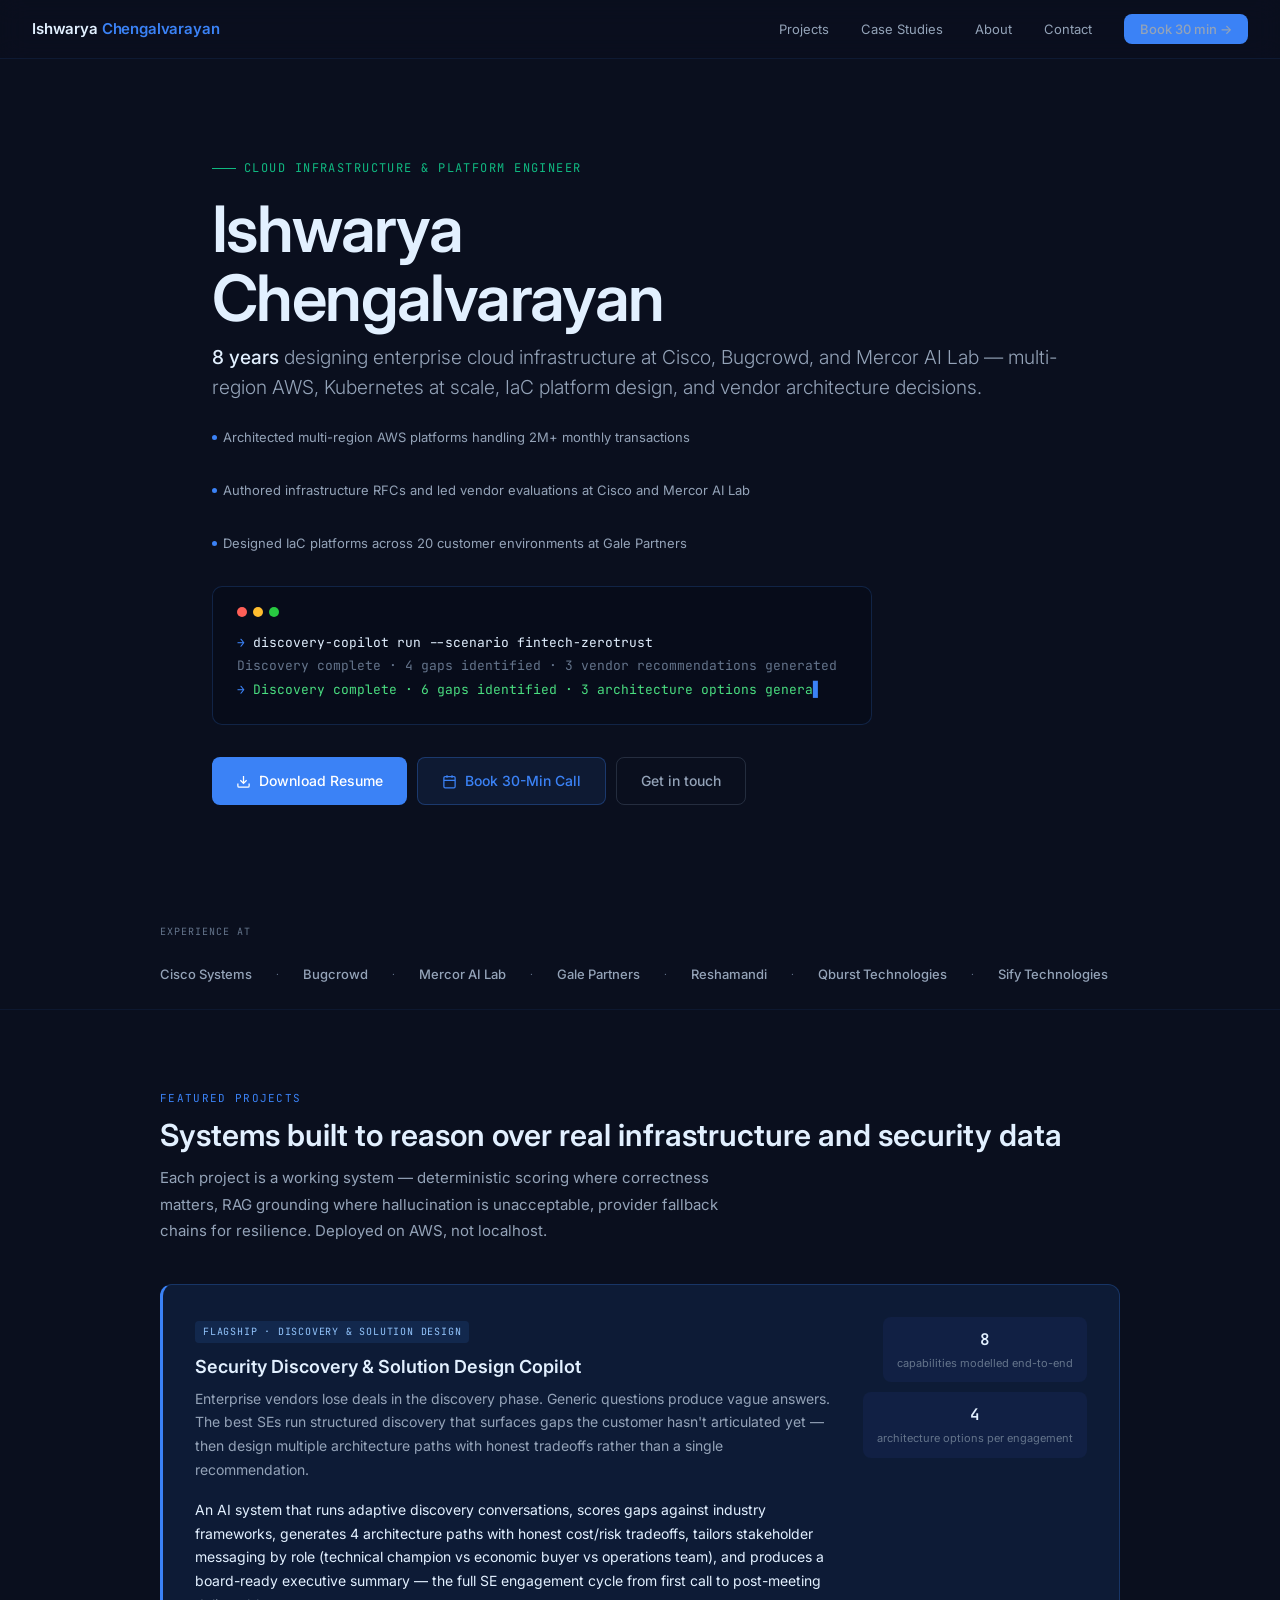
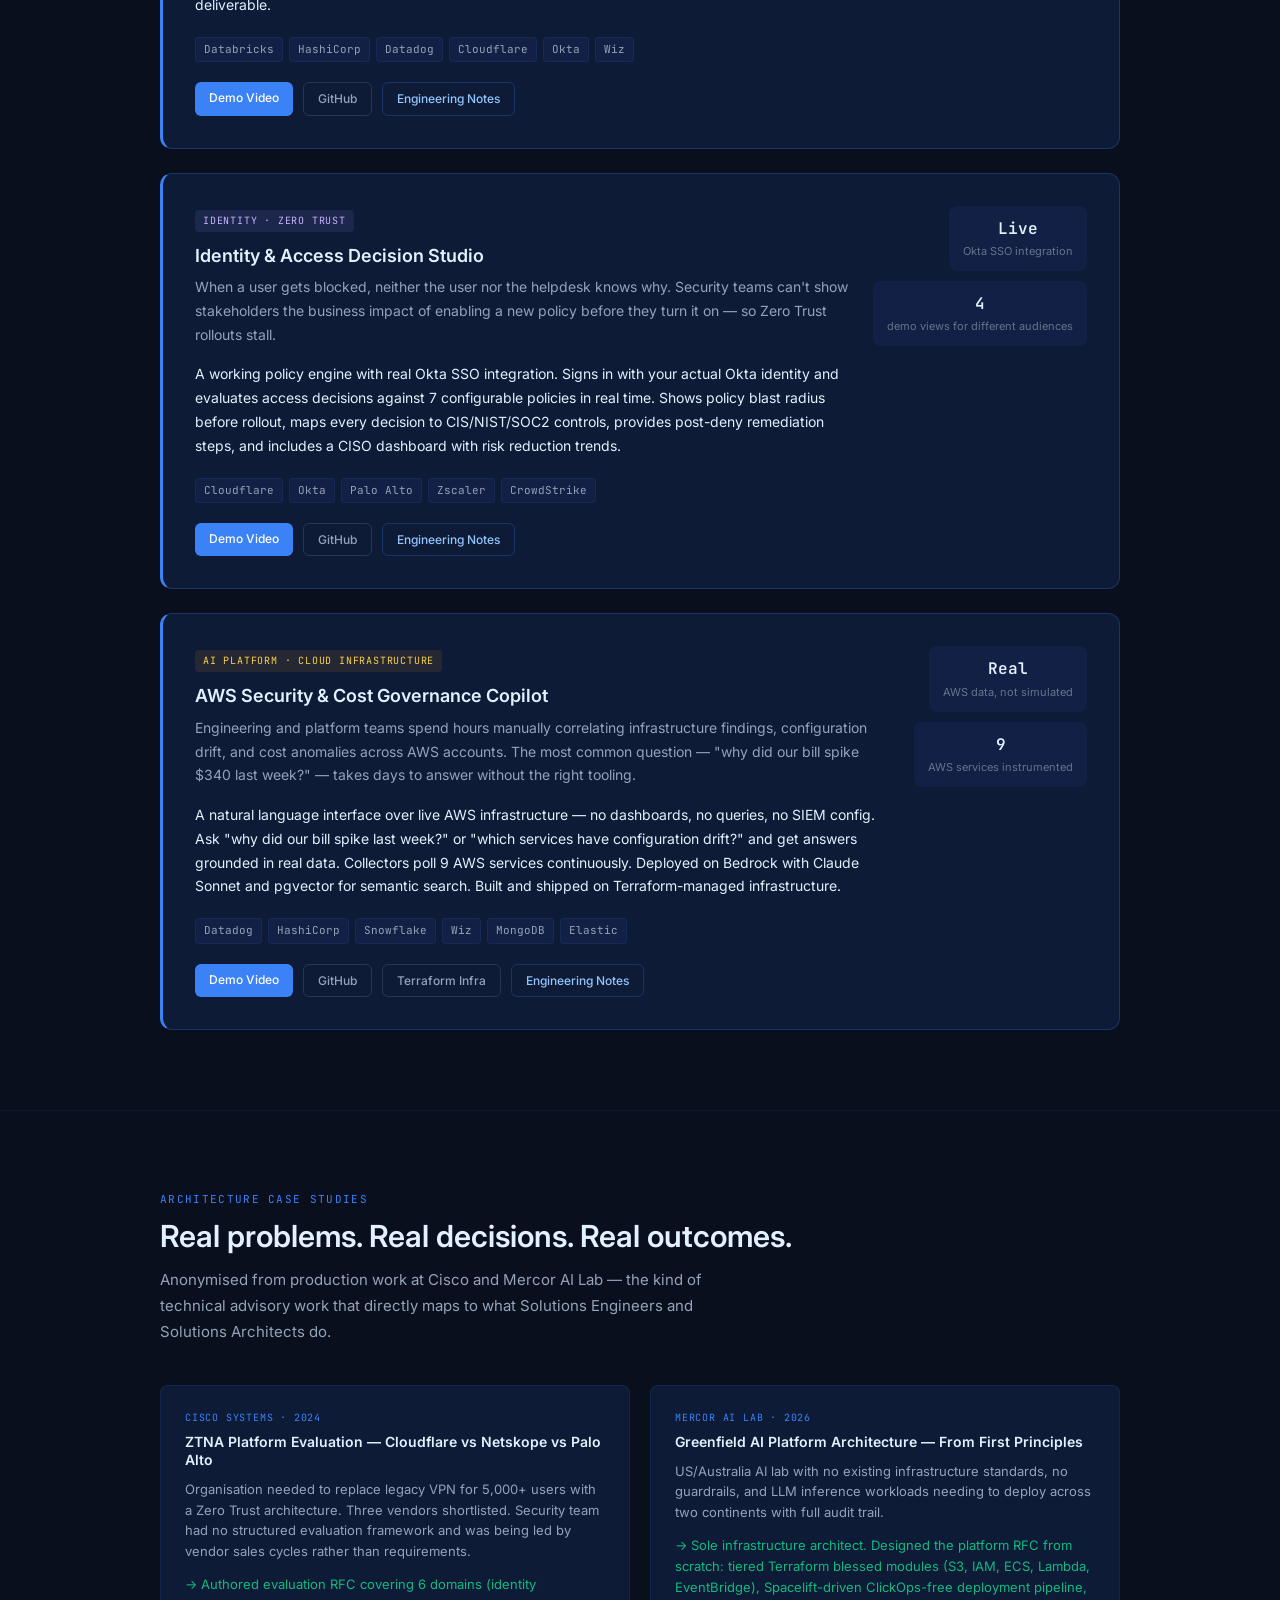
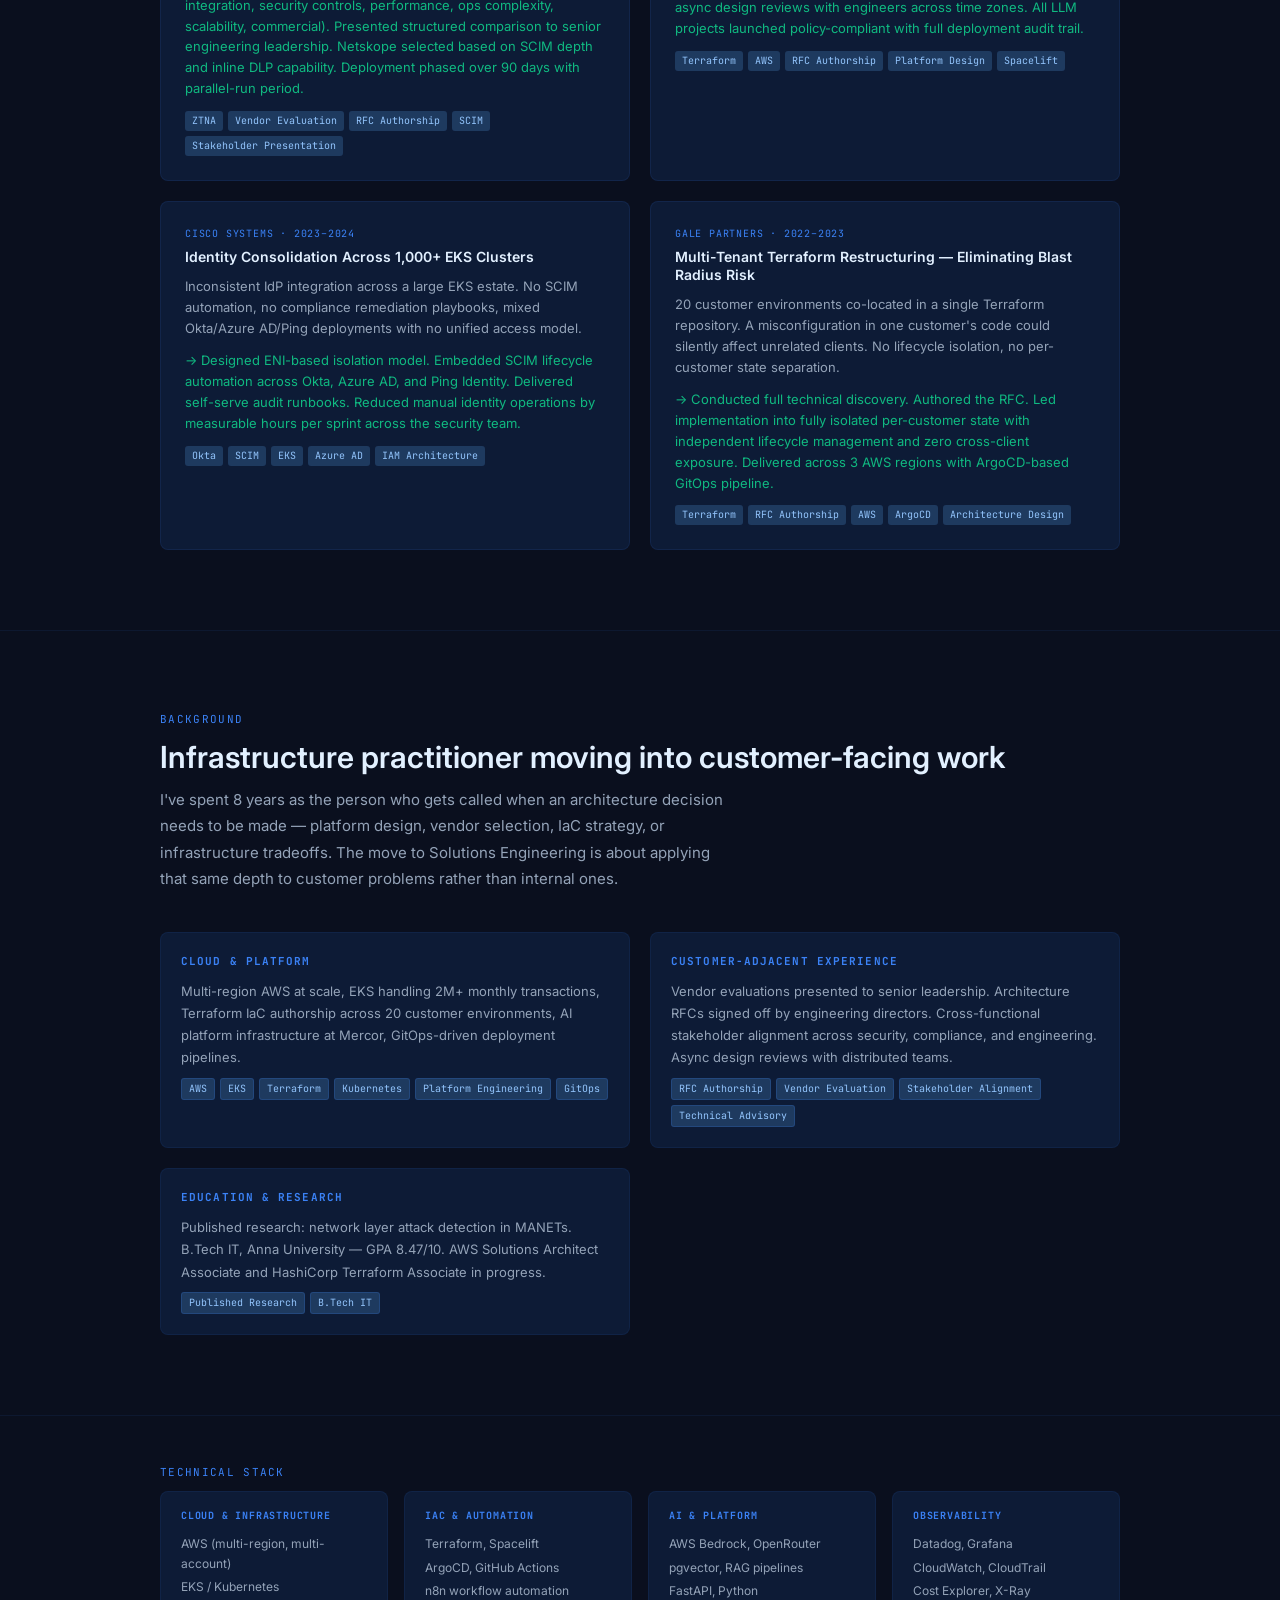
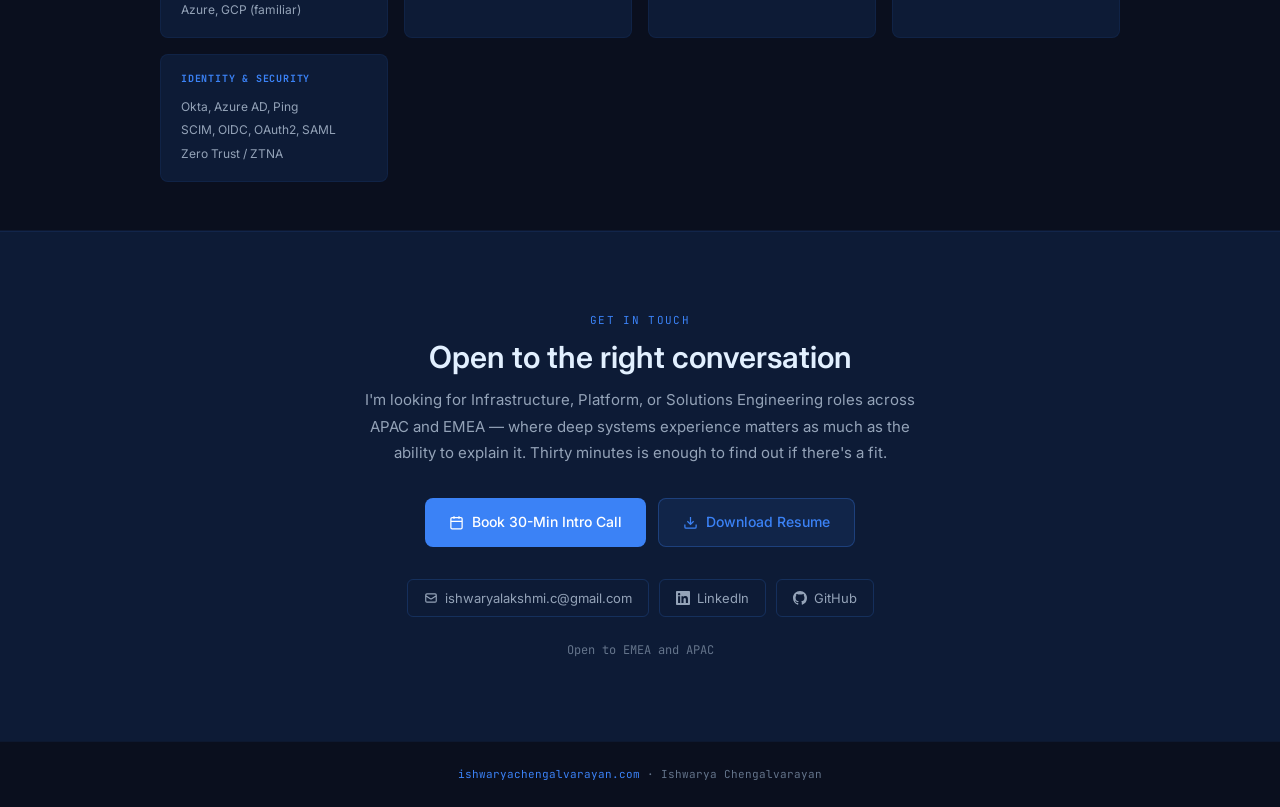
<file: index.html>
<!DOCTYPE html>
<html lang="en">
<head>
  <meta charset="UTF-8" />
  <meta name="viewport" content="width=device-width, initial-scale=1.0" />
  <title>Ishwarya Chengalvarayan — Solutions Engineer | Cloud Infrastructure & Platform</title>
  <meta name="description" content="Cloud Infrastructure Architect with 8+ years at Cisco, Bugcrowd, and Mercor AI Lab. Designed platforms, authored architecture RFCs, evaluated vendors. Transitioning into Solutions Engineering across APAC and EMEA." />
  <link rel="preconnect" href="https://fonts.googleapis.com" />
  <link href="https://fonts.googleapis.com/css2?family=JetBrains+Mono:wght@400;600;700&family=Inter:wght@300;400;500;600&display=swap" rel="stylesheet" />
  <style>
    *, *::before, *::after { box-sizing: border-box; margin: 0; padding: 0; }
    :root {
      --bg:        #0A0F1E;
      --card:      #0D1B36;
      --surface:   #112044;
      --blue:      #3B82F6;
      --blue-dim:  #1E3A5F;
      --green:     #10B981;
      --amber:     #F59E0B;
      --white:     #E2F0FF;
      --slate:     #64748B;
      --slate-l:   #94A3B8;
      --mono:      'JetBrains Mono', monospace;
      --sans:      'Inter', sans-serif;
      --r:         8px;
    }
    html { scroll-behavior: smooth; }
    body { background: var(--bg); color: var(--white); font-family: var(--sans); font-size: 16px; line-height: 1.6; -webkit-font-smoothing: antialiased; }

    /* NAV */
    nav { position: fixed; top: 0; left: 0; right: 0; z-index: 100; display: flex; align-items: center; justify-content: space-between; padding: 1rem 2rem; background: rgba(10,15,30,0.9); backdrop-filter: blur(12px); border-bottom: 1px solid rgba(59,130,246,0.1); }
    .nav-name { font-size: 15px; font-weight: 600; color: var(--white); letter-spacing: -0.01em; }
    .nav-name span { color: var(--blue); }
    .nav-links { display: flex; gap: 2rem; list-style: none; align-items: center; }
    .nav-links a { font-size: 13px; color: var(--slate-l); text-decoration: none; transition: color 0.2s; }
    .nav-links a:hover { color: var(--white); }
    .nav-cta { font-size: 13px; font-weight: 500; padding: 7px 16px; background: var(--blue); color: #fff; border-radius: var(--r); text-decoration: none; transition: background 0.2s; }
    .nav-cta:hover { background: #2563EB; }

    /* HERO */
    .hero { min-height: 100vh; display: flex; flex-direction: column; justify-content: center; padding: 8rem 2rem 4rem; max-width: 920px; margin: 0 auto; }
    .hero-label { font-family: var(--mono); font-size: 12px; color: var(--green); letter-spacing: 0.12em; text-transform: uppercase; margin-bottom: 1rem; display: flex; align-items: center; gap: 8px; }
    .hero-label::before { content: ''; width: 24px; height: 1px; background: var(--green); }
    .hero-name { font-size: clamp(2.4rem, 5vw, 4rem); font-weight: 600; line-height: 1.08; color: var(--white); margin-bottom: 0.6rem; letter-spacing: -0.025em; }
    .hero-role { font-size: clamp(1rem, 2vw, 1.2rem); color: var(--slate-l); margin-bottom: 1.5rem; font-weight: 300; }
    .hero-role strong { color: var(--white); font-weight: 500; }
    .hero-proof { display: flex; gap: 2rem; flex-wrap: wrap; margin-bottom: 2rem; }
    .proof-item { font-size: 13px; color: var(--slate-l); display: flex; align-items: center; gap: 6px; }
    .proof-dot { width: 5px; height: 5px; border-radius: 50%; background: var(--blue); flex-shrink: 0; }

    /* Terminal */
    .terminal { background: #070C1A; border: 1px solid rgba(59,130,246,0.2); border-radius: 10px; padding: 1.25rem 1.5rem; margin-bottom: 2rem; max-width: 660px; }
    .t-bar { display: flex; gap: 6px; margin-bottom: 1rem; }
    .dot { width: 10px; height: 10px; border-radius: 50%; }
    .dot-r { background: #FF5F57; } .dot-y { background: #FFBD2E; } .dot-g { background: #28CA41; }
    .t-line { font-family: var(--mono); font-size: 13px; color: var(--slate-l); margin-bottom: 3px; }
    .t-line .p { color: var(--blue); } .t-line .o { color: #4ADE80; } .t-line .d { color: var(--slate); }
    #tw { font-family: var(--mono); font-size: 13px; color: #4ADE80; min-height: 20px; }
    #tw::after { content: '▋'; animation: blink 1s step-end infinite; color: var(--blue); }
    @keyframes blink { 0%,100%{opacity:1} 50%{opacity:0} }

    /* CTAs */
    .hero-cta { display: flex; gap: 10px; flex-wrap: wrap; }
    .btn { display: inline-flex; align-items: center; gap: 8px; padding: 0.75rem 1.5rem; border-radius: var(--r); font-size: 14px; font-weight: 500; text-decoration: none; transition: all 0.2s; border: none; cursor: pointer; }
    .btn-primary { background: var(--blue); color: #fff; }
    .btn-primary:hover { background: #2563EB; transform: translateY(-1px); }
    .btn-secondary { background: rgba(59,130,246,0.1); color: var(--blue); border: 1px solid rgba(59,130,246,0.3); }
    .btn-secondary:hover { background: rgba(59,130,246,0.2); }
    .btn-ghost { background: transparent; color: var(--slate-l); border: 1px solid rgba(100,116,139,0.3); }
    .btn-ghost:hover { color: var(--white); border-color: var(--blue); }

    /* SECTION BASE */
    section { padding: 5rem 2rem; }
    .container { max-width: 960px; margin: 0 auto; }
    .section-label { font-family: var(--mono); font-size: 11px; color: var(--blue); letter-spacing: 0.12em; text-transform: uppercase; margin-bottom: 0.6rem; }
    .section-title { font-size: clamp(1.4rem, 3vw, 1.9rem); font-weight: 600; color: var(--white); margin-bottom: 0.75rem; line-height: 1.2; }
    .section-sub { font-size: 15px; color: var(--slate-l); max-width: 580px; margin-bottom: 2.5rem; line-height: 1.75; }
    .divider { border: none; border-top: 1px solid rgba(59,130,246,0.08); }

    /* EMPLOYER STRIP */
    .employer-strip { padding: 1.5rem 2rem; border-bottom: 1px solid rgba(59,130,246,0.08); }
    .employer-inner { max-width: 960px; margin: 0 auto; display: flex; align-items: center; gap: 1.5rem; flex-wrap: wrap; }
    .employer-label { font-family: var(--mono); font-size: 10px; color: var(--slate); letter-spacing: 0.1em; text-transform: uppercase; flex-shrink: 0; }
    .employer-list { display: flex; gap: 1.5rem; flex-wrap: wrap; align-items: center; }
    .employer-name { font-size: 13px; color: var(--slate-l); font-weight: 500; }
    .employer-dot { color: var(--slate); font-size: 10px; }

    /* FEATURED PROJECTS */
    .projects-grid { display: grid; grid-template-columns: 1fr; gap: 1.5rem; }
    .project-card { background: var(--card); border: 1px solid rgba(59,130,246,0.12); border-radius: 12px; padding: 2rem; display: grid; grid-template-columns: 1fr auto; gap: 1.5rem; align-items: start; transition: border-color 0.2s; }
    .project-card:hover { border-color: rgba(59,130,246,0.35); }
    .project-card.flagship { border-color: rgba(59,130,246,0.25); border-left: 3px solid var(--blue); }
    .project-tag { font-family: var(--mono); font-size: 10px; letter-spacing: 0.08em; text-transform: uppercase; padding: 3px 8px; border-radius: 4px; display: inline-block; margin-bottom: 0.75rem; }
    .tag-flagship { background: rgba(59,130,246,0.12); color: #93C5FD; }
    .tag-security { background: rgba(16,185,129,0.1); color: #6EE7B7; }
    .tag-identity { background: rgba(167,139,250,0.1); color: #C4B5FD; }
    .tag-ai { background: rgba(245,158,11,0.1); color: #FCD34D; }
    .project-title { font-size: 18px; font-weight: 600; color: var(--white); margin-bottom: 0.5rem; line-height: 1.3; }
    .project-problem { font-size: 14px; color: var(--slate-l); line-height: 1.7; margin-bottom: 1rem; }
    .project-what { font-size: 14px; color: var(--white); line-height: 1.7; margin-bottom: 1.25rem; }
    .project-targets { display: flex; flex-wrap: wrap; gap: 6px; margin-bottom: 1.25rem; }
    .target-tag { font-size: 11px; font-family: var(--mono); padding: 3px 8px; border-radius: 4px; background: var(--surface); color: var(--slate-l); border: 1px solid rgba(59,130,246,0.1); }
    .project-links { display: flex; gap: 10px; flex-wrap: wrap; }
    .project-link { font-size: 12px; font-weight: 500; padding: 6px 14px; border-radius: 6px; text-decoration: none; transition: all 0.15s; }
    .link-demo { background: var(--blue); color: #fff; }
    .link-demo:hover { background: #2563EB; }
    .link-github { background: transparent; color: var(--slate-l); border: 1px solid rgba(100,116,139,0.3); }
    .link-github:hover { color: var(--white); border-color: var(--blue); }
    .link-notes { background: transparent; color: #93C5FD; border: 1px solid rgba(59,130,246,0.25); }
    .link-notes:hover { color: var(--white); border-color: var(--blue); background: rgba(59,130,246,0.08); }
    .project-side { display: flex; flex-direction: column; gap: 10px; align-items: flex-end; min-width: 140px; }
    .metric-box { text-align: center; background: var(--surface); border-radius: var(--r); padding: 10px 14px; min-width: 110px; }
    .metric-val { font-family: var(--mono); font-size: 16px; font-weight: 600; color: var(--white); }
    .metric-label { font-size: 11px; color: var(--slate); margin-top: 2px; }
    @media(max-width:700px){ .project-card { grid-template-columns: 1fr; } .project-side { align-items: flex-start; flex-direction: row; } }

    /* CASE STUDIES */
    .cases-grid { display: grid; grid-template-columns: 1fr 1fr; gap: 1.25rem; }
    @media(max-width:640px){ .cases-grid { grid-template-columns: 1fr; } }
    .case-card { background: var(--card); border: 1px solid rgba(59,130,246,0.1); border-radius: var(--r); padding: 1.5rem; }
    .case-company { font-family: var(--mono); font-size: 10px; color: var(--blue); text-transform: uppercase; letter-spacing: 0.08em; margin-bottom: 0.4rem; }
    .case-title { font-size: 14px; font-weight: 600; color: var(--white); margin-bottom: 0.6rem; line-height: 1.3; }
    .case-problem { font-size: 13px; color: var(--slate-l); line-height: 1.6; margin-bottom: 0.75rem; }
    .case-outcome { font-size: 13px; color: var(--green); }
    .case-outcome::before { content: '→ '; }
    .case-skills { display: flex; flex-wrap: wrap; gap: 5px; margin-top: 0.75rem; }
    .case-skill { font-family: var(--mono); font-size: 10px; padding: 2px 7px; border-radius: 3px; background: var(--blue-dim); color: #93C5FD; }

    /* ABOUT */
    .about-grid { display: grid; grid-template-columns: 1fr 1fr; gap: 1.25rem; }
    @media(max-width:640px){ .about-grid { grid-template-columns: 1fr; } }
    .about-block { background: var(--card); border: 1px solid rgba(59,130,246,0.08); border-radius: var(--r); padding: 1.25rem; }
    .about-block h3 { font-family: var(--mono); font-size: 11px; color: var(--blue); letter-spacing: 0.1em; text-transform: uppercase; margin-bottom: 0.6rem; }
    .about-block p { font-size: 13px; color: var(--slate-l); line-height: 1.7; }
    .tag-list { display: flex; flex-wrap: wrap; gap: 5px; margin-top: 0.6rem; }
    .tag { font-family: var(--mono); font-size: 10px; padding: 2px 7px; border-radius: 3px; background: var(--blue-dim); color: #93C5FD; border: 1px solid rgba(59,130,246,0.2); }

    /* SKILLS - condensed */
    .skills-row { display: grid; grid-template-columns: repeat(auto-fill, minmax(180px, 1fr)); gap: 1rem; }
    .skill-group { background: var(--card); border: 1px solid rgba(59,130,246,0.08); border-radius: var(--r); padding: 1rem 1.25rem; }
    .skill-group h4 { font-family: var(--mono); font-size: 10px; color: var(--blue); text-transform: uppercase; letter-spacing: 0.08em; margin-bottom: 0.5rem; }
    .skill-group ul { list-style: none; }
    .skill-group li { font-size: 12px; color: var(--slate-l); padding: 2px 0; }
    .cert-row { display: flex; flex-wrap: wrap; gap: 8px; margin-top: 1.5rem; }
    .cert { display: flex; align-items: center; gap: 7px; background: var(--card); border: 1px solid rgba(59,130,246,0.12); border-radius: 6px; padding: 6px 12px; font-size: 12px; color: var(--slate-l); }
    .cert-dot { width: 6px; height: 6px; border-radius: 50%; background: var(--blue); flex-shrink: 0; }
    .cert-status { font-family: var(--mono); font-size: 10px; color: var(--blue); margin-left: 3px; }

    /* CONTACT */
    .contact-wrap { max-width: 620px; margin: 0 auto; text-align: center; }
    .contact-wrap .section-sub { margin: 0.75rem auto 2rem; }
    .cta-group { display: flex; justify-content: center; gap: 12px; flex-wrap: wrap; margin-bottom: 2rem; }
    .contact-links { display: flex; justify-content: center; gap: 10px; flex-wrap: wrap; }
    .contact-link { display: inline-flex; align-items: center; gap: 7px; padding: 8px 16px; border-radius: 6px; font-size: 13px; text-decoration: none; border: 1px solid rgba(59,130,246,0.2); color: var(--slate-l); transition: all 0.2s; }
    .contact-link:hover { color: var(--white); border-color: var(--blue); }
    .contact-link svg { width: 14px; height: 14px; }
    .visa-note { font-size: 12px; color: var(--slate); margin-top: 1.5rem; font-family: var(--mono); }

    footer { padding: 1.5rem 2rem; text-align: center; font-family: var(--mono); font-size: 11px; color: var(--slate); border-top: 1px solid rgba(59,130,246,0.08); }
    footer a { color: var(--blue); text-decoration: none; }

    @media(max-width:640px){ nav { padding: 1rem; } .nav-links { display: none; } .hero { padding: 7rem 1.25rem 3rem; } section { padding: 3.5rem 1.25rem; } .employer-strip { padding: 1.25rem; } }
    @media(prefers-reduced-motion:reduce){ *,*::before,*::after { animation:none!important; transition:none!important; } }
  </style>
</head>
<body>

<!-- NAV -->
<nav>
  <span class="nav-name">Ishwarya <span>Chengalvarayan</span></span>
  <ul class="nav-links">
    <li><a href="#projects">Projects</a></li>
    <li><a href="#cases">Case Studies</a></li>
    <li><a href="#about">About</a></li>
    <li><a href="#contact">Contact</a></li>
    <li><a class="nav-cta" href="https://calendly.com/ishwaryalakshmi-c/30min" target="_blank">Book 30 min →</a></li>
  </ul>
</nav>

<!-- HERO -->
<section class="hero">
  <div class="hero-label">Cloud Infrastructure &amp; Platform Engineer</div>
  <h1 class="hero-name">Ishwarya<br>Chengalvarayan</h1>
  <p class="hero-role"><strong>8 years</strong> designing enterprise cloud infrastructure at Cisco, Bugcrowd, and Mercor AI Lab — multi-region AWS, Kubernetes at scale, IaC platform design, and vendor architecture decisions.</p>

  <div class="hero-proof">
    <span class="proof-item"><span class="proof-dot"></span>Architected multi-region AWS platforms handling 2M+ monthly transactions</span>
    <span class="proof-item"><span class="proof-dot"></span>Authored infrastructure RFCs and led vendor evaluations at Cisco and Mercor AI Lab</span>
    <span class="proof-item"><span class="proof-dot"></span>Designed IaC platforms across 20 customer environments at Gale Partners</span>
  </div>

  <div class="terminal">
    <div class="t-bar"><div class="dot dot-r"></div><div class="dot dot-y"></div><div class="dot dot-g"></div></div>
    <div class="t-line"><span class="p">→ </span><span style="color:var(--white)">discovery-copilot run --scenario fintech-zerotrust</span></div>
    <div class="t-line"><span class="d">  Discovery complete · 4 gaps identified · 3 vendor recommendations generated</span></div>
    <div class="t-line"><span class="p">→ </span><span class="o" id="tw"></span></div>
  </div>

  <div class="hero-cta">
    <a href="CV_Ishwarya.pdf" download class="btn btn-primary">
      <svg width="15" height="15" fill="none" stroke="currentColor" stroke-width="2" viewBox="0 0 24 24"><path d="M21 15v4a2 2 0 01-2 2H5a2 2 0 01-2-2v-4M7 10l5 5 5-5M12 15V3"/></svg>
      Download Resume
    </a>
    <a href="https://calendly.com/ishwaryalakshmi-c/30min" target="_blank" class="btn btn-secondary">
      <svg width="15" height="15" fill="none" stroke="currentColor" stroke-width="2" viewBox="0 0 24 24"><rect x="3" y="4" width="18" height="18" rx="2"/><path d="M16 2v4M8 2v4M3 10h18"/></svg>
      Book 30-Min Call
    </a>
    <a href="mailto:ishwaryalakshmi.c@gmail.com" class="btn btn-ghost">Get in touch</a>
  </div>
</section>

<!-- EMPLOYER STRIP -->
<div class="employer-strip">
  <div class="employer-inner">
    <span class="employer-label">Experience at</span>
    <div class="employer-list">
      <span class="employer-name">Cisco Systems</span><span class="employer-dot">·</span>
      <span class="employer-name">Bugcrowd</span><span class="employer-dot">·</span>
      <span class="employer-name">Mercor AI Lab</span><span class="employer-dot">·</span>
      <span class="employer-name">Gale Partners</span><span class="employer-dot">·</span>
      <span class="employer-name">Reshamandi</span><span class="employer-dot">·</span>
      <span class="employer-name">Qburst Technologies</span><span class="employer-dot">·</span>
      <span class="employer-name">Sify Technologies</span>
    </div>
  </div>
</div>

<!-- FEATURED PROJECTS -->
<section id="projects">
  <div class="container">
    <p class="section-label">Featured Projects</p>
    <h2 class="section-title">Systems built to reason over real infrastructure and security data</h2>
    <p class="section-sub">Each project is a working system — deterministic scoring where correctness matters, RAG grounding where hallucination is unacceptable, provider fallback chains for resilience. Deployed on AWS, not localhost.</p>

    <div class="projects-grid">

      <!-- Project 1: Discovery Copilot -->
      <div class="project-card flagship">
        <div>
          <span class="project-tag tag-flagship">Flagship · Discovery &amp; Solution Design</span>
          <h3 class="project-title">Security Discovery & Solution Design Copilot</h3>
          <p class="project-problem">Enterprise vendors lose deals in the discovery phase. Generic questions produce vague answers. The best SEs run structured discovery that surfaces gaps the customer hasn't articulated yet — then design multiple architecture paths with honest tradeoffs rather than a single recommendation.</p>
          <p class="project-what">An AI system that runs adaptive discovery conversations, scores gaps against industry frameworks, generates 4 architecture paths with honest cost/risk tradeoffs, tailors stakeholder messaging by role (technical champion vs economic buyer vs operations team), and produces a board-ready executive summary — the full SE engagement cycle from first call to post-meeting deliverable.</p>
          <div class="project-targets">
            <span class="target-tag">Databricks</span><span class="target-tag">HashiCorp</span><span class="target-tag">Datadog</span>
            <span class="target-tag">Cloudflare</span><span class="target-tag">Okta</span><span class="target-tag">Wiz</span>
          </div>
          <div class="project-links">
            <a class="project-link link-demo" href="https://youtu.be/-ubImHlkv9s" target="_blank">Demo Video</a>
            <a class="project-link link-github" href="https://github.com/IshwaryaLakshmiC/security-discovery-copilot" target="_blank">GitHub</a>
            <a class="project-link link-notes" href="projects/discovery-copilot/engineering-notes/">Engineering Notes</a>
          </div>
        </div>
        <div class="project-side">
          <div class="metric-box"><div class="metric-val">8</div><div class="metric-label">capabilities modelled end-to-end</div></div>
          <div class="metric-box"><div class="metric-val">4</div><div class="metric-label">architecture options per engagement</div></div>
        </div>
      </div>

      <!-- Project 2: Identity & Access Decision Studio -->
      <div class="project-card flagship">
        <div>
          <span class="project-tag tag-identity">Identity · Zero Trust</span>
          <h3 class="project-title">Identity &amp; Access Decision Studio</h3>
          <p class="project-problem">When a user gets blocked, neither the user nor the helpdesk knows why. Security teams can't show stakeholders the business impact of enabling a new policy before they turn it on — so Zero Trust rollouts stall.</p>
          <p class="project-what">A working policy engine with real Okta SSO integration. Signs in with your actual Okta identity and evaluates access decisions against 7 configurable policies in real time. Shows policy blast radius before rollout, maps every decision to CIS/NIST/SOC2 controls, provides post-deny remediation steps, and includes a CISO dashboard with risk reduction trends.</p>
          <div class="project-targets">
            <span class="target-tag">Cloudflare</span><span class="target-tag">Okta</span><span class="target-tag">Palo Alto</span>
            <span class="target-tag">Zscaler</span><span class="target-tag">CrowdStrike</span>
          </div>
          <div class="project-links">
            <a class="project-link link-demo" href="https://youtu.be/Z7eRE-9FBak" target="_blank">Demo Video</a>
            <a class="project-link link-github" href="https://github.com/IshwaryaLakshmiC/identity-access-decision-studio" target="_blank">GitHub</a>
            <a class="project-link link-notes" href="projects/identity-access/engineering-notes/">Engineering Notes</a>
          </div>
        </div>
        <div class="project-side">
          <div class="metric-box"><div class="metric-val">Live</div><div class="metric-label">Okta SSO integration</div></div>
          <div class="metric-box"><div class="metric-val">4</div><div class="metric-label">demo views for different audiences</div></div>
        </div>
      </div>

      <!-- Project 3: Governance Copilot -->
      <div class="project-card flagship">
        <div>
          <span class="project-tag tag-ai">AI Platform · Cloud Infrastructure</span>
          <h3 class="project-title">AWS Security & Cost Governance Copilot</h3>
          <p class="project-problem">Engineering and platform teams spend hours manually correlating infrastructure findings, configuration drift, and cost anomalies across AWS accounts. The most common question — "why did our bill spike $340 last week?" — takes days to answer without the right tooling.</p>
          <p class="project-what">A natural language interface over live AWS infrastructure — no dashboards, no queries, no SIEM config. Ask "why did our bill spike last week?" or "which services have configuration drift?" and get answers grounded in real data. Collectors poll 9 AWS services continuously. Deployed on Bedrock with Claude Sonnet and pgvector for semantic search. Built and shipped on Terraform-managed infrastructure.</p>
          <div class="project-targets">
            <span class="target-tag">Datadog</span><span class="target-tag">HashiCorp</span><span class="target-tag">Snowflake</span>
            <span class="target-tag">Wiz</span><span class="target-tag">MongoDB</span><span class="target-tag">Elastic</span>
          </div>
          <div class="project-links">
            <a class="project-link link-demo" href="https://youtu.be/4oly4c6KHXA" target="_blank">Demo Video</a>
            <a class="project-link link-github" href="https://github.com/IshwaryaLakshmiC/aws-governance-copilot" target="_blank">GitHub</a>
            <a class="project-link link-github" href="https://github.com/IshwaryaLakshmiC/cloud-security-platform-infra" target="_blank">Terraform Infra</a>
            <a class="project-link link-notes" href="projects/governance/engineering-notes/">Engineering Notes</a>
          </div>
        </div>
        <div class="project-side">
          <div class="metric-box"><div class="metric-val">Real</div><div class="metric-label">AWS data, not simulated</div></div>
          <div class="metric-box"><div class="metric-val">9</div><div class="metric-label">AWS services instrumented</div></div>
        </div>
      </div>

    </div>
  </div>
</section>

<hr class="divider" />

<!-- ARCHITECTURE CASE STUDIES -->
<section id="cases">
  <div class="container">
    <p class="section-label">Architecture Case Studies</p>
    <h2 class="section-title">Real problems. Real decisions. Real outcomes.</h2>
    <p class="section-sub">Anonymised from production work at Cisco and Mercor AI Lab — the kind of technical advisory work that directly maps to what Solutions Engineers and Solutions Architects do.</p>

    <div class="cases-grid">

      <div class="case-card">
        <div class="case-company">Cisco Systems · 2024</div>
        <h3 class="case-title">ZTNA Platform Evaluation — Cloudflare vs Netskope vs Palo Alto</h3>
        <p class="case-problem">Organisation needed to replace legacy VPN for 5,000+ users with a Zero Trust architecture. Three vendors shortlisted. Security team had no structured evaluation framework and was being led by vendor sales cycles rather than requirements.</p>
        <p class="case-outcome">Authored evaluation RFC covering 6 domains (identity integration, security controls, performance, ops complexity, scalability, commercial). Presented structured comparison to senior engineering leadership. Netskope selected based on SCIM depth and inline DLP capability. Deployment phased over 90 days with parallel-run period.</p>
        <div class="case-skills">
          <span class="case-skill">ZTNA</span><span class="case-skill">Vendor Evaluation</span><span class="case-skill">RFC Authorship</span>
          <span class="case-skill">SCIM</span><span class="case-skill">Stakeholder Presentation</span>
        </div>
      </div>

      <div class="case-card">
        <div class="case-company">Mercor AI Lab · 2026</div>
        <h3 class="case-title">Greenfield AI Platform Architecture — From First Principles</h3>
        <p class="case-problem">US/Australia AI lab with no existing infrastructure standards, no guardrails, and LLM inference workloads needing to deploy across two continents with full audit trail.</p>
        <p class="case-outcome">Sole infrastructure architect. Designed the platform RFC from scratch: tiered Terraform blessed modules (S3, IAM, ECS, Lambda, EventBridge), Spacelift-driven ClickOps-free deployment pipeline, async design reviews with engineers across time zones. All LLM projects launched policy-compliant with full deployment audit trail.</p>
        <div class="case-skills">
          <span class="case-skill">Terraform</span><span class="case-skill">AWS</span><span class="case-skill">RFC Authorship</span>
          <span class="case-skill">Platform Design</span><span class="case-skill">Spacelift</span>
        </div>
      </div>

      <div class="case-card">
        <div class="case-company">Cisco Systems · 2023–2024</div>
        <h3 class="case-title">Identity Consolidation Across 1,000+ EKS Clusters</h3>
        <p class="case-problem">Inconsistent IdP integration across a large EKS estate. No SCIM automation, no compliance remediation playbooks, mixed Okta/Azure AD/Ping deployments with no unified access model.</p>
        <p class="case-outcome">Designed ENI-based isolation model. Embedded SCIM lifecycle automation across Okta, Azure AD, and Ping Identity. Delivered self-serve audit runbooks. Reduced manual identity operations by measurable hours per sprint across the security team.</p>
        <div class="case-skills">
          <span class="case-skill">Okta</span><span class="case-skill">SCIM</span><span class="case-skill">EKS</span>
          <span class="case-skill">Azure AD</span><span class="case-skill">IAM Architecture</span>
        </div>
      </div>

      <div class="case-card">
        <div class="case-company">Gale Partners · 2022–2023</div>
        <h3 class="case-title">Multi-Tenant Terraform Restructuring — Eliminating Blast Radius Risk</h3>
        <p class="case-problem">20 customer environments co-located in a single Terraform repository. A misconfiguration in one customer's code could silently affect unrelated clients. No lifecycle isolation, no per-customer state separation.</p>
        <p class="case-outcome">Conducted full technical discovery. Authored the RFC. Led implementation into fully isolated per-customer state with independent lifecycle management and zero cross-client exposure. Delivered across 3 AWS regions with ArgoCD-based GitOps pipeline.</p>
        <div class="case-skills">
          <span class="case-skill">Terraform</span><span class="case-skill">RFC Authorship</span><span class="case-skill">AWS</span>
          <span class="case-skill">ArgoCD</span><span class="case-skill">Architecture Design</span>
        </div>
      </div>

    </div>
  </div>
</section>

<hr class="divider" />

<!-- ABOUT -->
<section id="about">
  <div class="container">
    <p class="section-label">Background</p>
    <h2 class="section-title">Infrastructure practitioner moving into customer-facing work</h2>
    <p class="section-sub">I've spent 8 years as the person who gets called when an architecture decision needs to be made — platform design, vendor selection, IaC strategy, or infrastructure tradeoffs. The move to Solutions Engineering is about applying that same depth to customer problems rather than internal ones.</p>

    <div class="about-grid">
      <div class="about-block">
        <h3>Cloud &amp; Platform</h3>
        <p>Multi-region AWS at scale, EKS handling 2M+ monthly transactions, Terraform IaC authorship across 20 customer environments, AI platform infrastructure at Mercor, GitOps-driven deployment pipelines.</p>
        <div class="tag-list">
          <span class="tag">AWS</span><span class="tag">EKS</span><span class="tag">Terraform</span>
          <span class="tag">Kubernetes</span><span class="tag">Platform Engineering</span><span class="tag">GitOps</span>
        </div>
      </div>
      <div class="about-block">
        <h3>Customer-Adjacent Experience</h3>
        <p>Vendor evaluations presented to senior leadership. Architecture RFCs signed off by engineering directors. Cross-functional stakeholder alignment across security, compliance, and engineering. Async design reviews with distributed teams.</p>
        <div class="tag-list">
          <span class="tag">RFC Authorship</span><span class="tag">Vendor Evaluation</span>
          <span class="tag">Stakeholder Alignment</span><span class="tag">Technical Advisory</span>
        </div>
      </div>
      <div class="about-block">
        <h3>Education &amp; Research</h3>
        <p>Published research: network layer attack detection in MANETs. B.Tech IT, Anna University — GPA 8.47/10. AWS Solutions Architect Associate and HashiCorp Terraform Associate in progress.</p>
        <div class="tag-list">
          <span class="tag">Published Research</span><span class="tag">B.Tech IT</span>
        </div>
      </div>
    </div>
  </div>
</section>

<hr class="divider" />

<!-- SKILLS — condensed -->
<section id="skills" style="padding-top:3rem;padding-bottom:3rem">
  <div class="container">
    <p class="section-label">Technical Stack</p>
    <div class="skills-row">
      <div class="skill-group">
        <h4>Cloud & Infrastructure</h4>
        <ul>
          <li>AWS (multi-region, multi-account)</li>
          <li>EKS / Kubernetes</li>
          <li>Azure, GCP (familiar)</li>
        </ul>
      </div>
      <div class="skill-group">
        <h4>IaC & Automation</h4>
        <ul>
          <li>Terraform, Spacelift</li>
          <li>ArgoCD, GitHub Actions</li>
          <li>n8n workflow automation</li>
        </ul>
      </div>
      <div class="skill-group">
        <h4>AI & Platform</h4>
        <ul>
          <li>AWS Bedrock, OpenRouter</li>
          <li>pgvector, RAG pipelines</li>
          <li>FastAPI, Python</li>
        </ul>
      </div>
      <div class="skill-group">
        <h4>Observability</h4>
        <ul>
          <li>Datadog, Grafana</li>
          <li>CloudWatch, CloudTrail</li>
          <li>Cost Explorer, X-Ray</li>
        </ul>
      </div>
      <div class="skill-group">
        <h4>Identity & Security</h4>
        <ul>
          <li>Okta, Azure AD, Ping</li>
          <li>SCIM, OIDC, OAuth2, SAML</li>
          <li>Zero Trust / ZTNA</li>
        </ul>
      </div>
    </div>
  </div>
</section>

<hr class="divider" />

<!-- CONTACT -->
<section id="contact" style="background:var(--card);border-top:1px solid rgba(59,130,246,0.1)">
  <div class="container">
    <div class="contact-wrap">
      <p class="section-label">Get in touch</p>
      <h2 class="section-title">Open to the right conversation</h2>
      <p class="section-sub">I'm looking for Infrastructure, Platform, or Solutions Engineering roles across APAC and EMEA — where deep systems experience matters as much as the ability to explain it. Thirty minutes is enough to find out if there's a fit.</p>

      <div class="cta-group">
        <a href="https://calendly.com/ishwaryalakshmi-c/30min" target="_blank" class="btn btn-primary">
          <svg width="15" height="15" fill="none" stroke="currentColor" stroke-width="2" viewBox="0 0 24 24"><rect x="3" y="4" width="18" height="18" rx="2"/><path d="M16 2v4M8 2v4M3 10h18"/></svg>
          Book 30-Min Intro Call
        </a>
        <a href="CV_Ishwarya.pdf" download class="btn btn-secondary">
          <svg width="15" height="15" fill="none" stroke="currentColor" stroke-width="2" viewBox="0 0 24 24"><path d="M21 15v4a2 2 0 01-2 2H5a2 2 0 01-2-2v-4M7 10l5 5 5-5M12 15V3"/></svg>
          Download Resume
        </a>
      </div>

      <div class="contact-links">
        <a class="contact-link" href="mailto:ishwaryalakshmi.c@gmail.com">
          <svg fill="none" stroke="currentColor" stroke-width="2" viewBox="0 0 24 24"><path d="M3 8l7.89 5.26a2 2 0 002.22 0L21 8M5 19h14a2 2 0 002-2V7a2 2 0 00-2-2H5a2 2 0 00-2 2v10a2 2 0 002 2z"/></svg>
          ishwaryalakshmi.c@gmail.com
        </a>
        <a class="contact-link" href="https://www.linkedin.com/in/ishwaryachengalvarayan/" target="_blank">
          <svg fill="currentColor" viewBox="0 0 24 24"><path d="M20.447 20.452h-3.554v-5.569c0-1.328-.027-3.037-1.852-3.037-1.853 0-2.136 1.445-2.136 2.939v5.667H9.351V9h3.414v1.561h.046c.477-.9 1.637-1.85 3.37-1.85 3.601 0 4.267 2.37 4.267 5.455v6.286zM5.337 7.433a2.062 2.062 0 0 1-2.063-2.065 2.064 2.064 0 1 1 2.063 2.065zm1.782 13.019H3.555V9h3.564v11.452zM22.225 0H1.771C.792 0 0 .774 0 1.729v20.542C0 23.227.792 24 1.771 24h20.451C23.2 24 24 23.227 24 22.271V1.729C24 .774 23.2 0 22.222 0h.003z"/></svg>
          LinkedIn
        </a>
        <a class="contact-link" href="https://github.com/IshwaryaLakshmiC" target="_blank">
          <svg fill="currentColor" viewBox="0 0 24 24"><path d="M12 0C5.37 0 0 5.37 0 12c0 5.31 3.435 9.795 8.205 11.385.6.105.825-.255.825-.57 0-.285-.015-1.23-.015-2.235-3.015.555-3.795-.735-4.035-1.41-.135-.345-.72-1.41-1.23-1.695-.42-.225-1.02-.78-.015-.795.945-.015 1.62.87 1.845 1.23 1.08 1.815 2.805 1.305 3.495.99.105-.78.42-1.305.765-1.605-2.67-.3-5.46-1.335-5.46-5.925 0-1.305.465-2.385 1.23-3.225-.12-.3-.54-1.53.12-3.18 0 0 1.005-.315 3.3 1.23.96-.27 1.98-.405 3-.405s2.04.135 3 .405c2.295-1.56 3.3-1.23 3.3-1.23.66 1.65.24 2.88.12 3.18.765.84 1.23 1.905 1.23 3.225 0 4.605-2.805 5.625-5.475 5.925.435.375.81 1.095.81 2.22 0 1.605-.015 2.895-.015 3.3 0 .315.225.69.825.57A12.02 12.02 0 0 0 24 12c0-6.63-5.37-12-12-12z"/></svg>
          GitHub
        </a>
      </div>
      <p class="visa-note">Open to EMEA and APAC</p>
    </div>
  </div>
</section>

<footer>
  <a href="https://ishwaryachengalvarayan.com">ishwaryachengalvarayan.com</a> · Ishwarya Chengalvarayan
</footer>

<script>
const lines = [
  "Discovery complete · 6 gaps identified · 3 architecture options generated",
  "Vendor evaluation: HashiCorp vs Pulumi vs CDK · recommendation: Terraform · rationale exported",
  "AWS cost spike: $340 on Tuesday · root cause: NAT Gateway misrouting · fix: VPC endpoint",
  "Stakeholder brief generated: CTO · Platform Lead · Finance · Procurement",
  "Architecture option B: Best Cost · time to value: 6 weeks · ops overhead: low",
  "RFC approved: tiered IaC modules · 20 customer environments · zero blast radius",
  "Executive summary ready · 3-phase roadmap · estimated platform savings: $2.4k/month",
  "EKS cluster: 2M+ transactions/month · multi-region · p99 latency: 34ms",
];
let li=0,ci=0,del=false;
const el=document.getElementById('tw');
function type(){
  const cur=lines[li];
  if(!del){el.textContent=cur.slice(0,ci+1);ci++;if(ci===cur.length){del=true;setTimeout(type,2200);return;}}
  else{el.textContent=cur.slice(0,ci-1);ci--;if(ci===0){del=false;li=(li+1)%lines.length;}}
  setTimeout(type,del?18:36);
}
type();
</script>
</body>
</html>
</file>
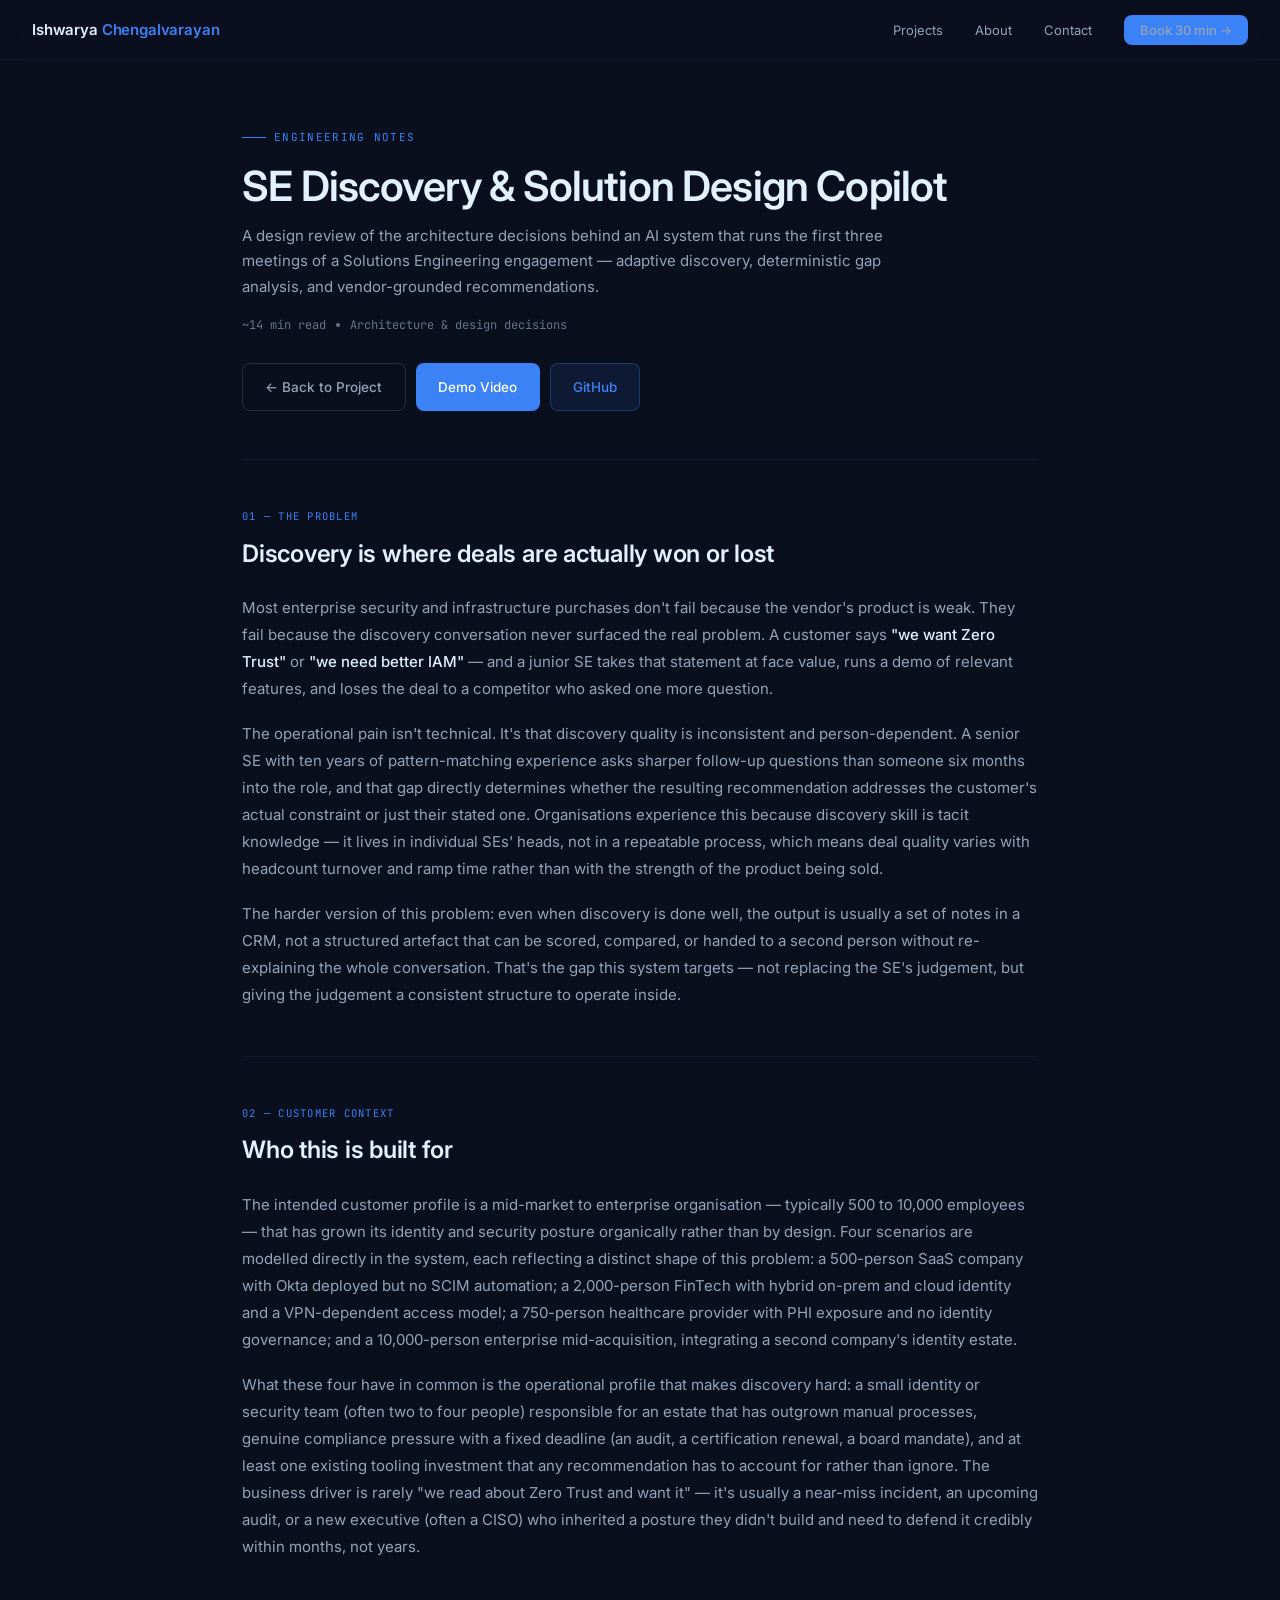
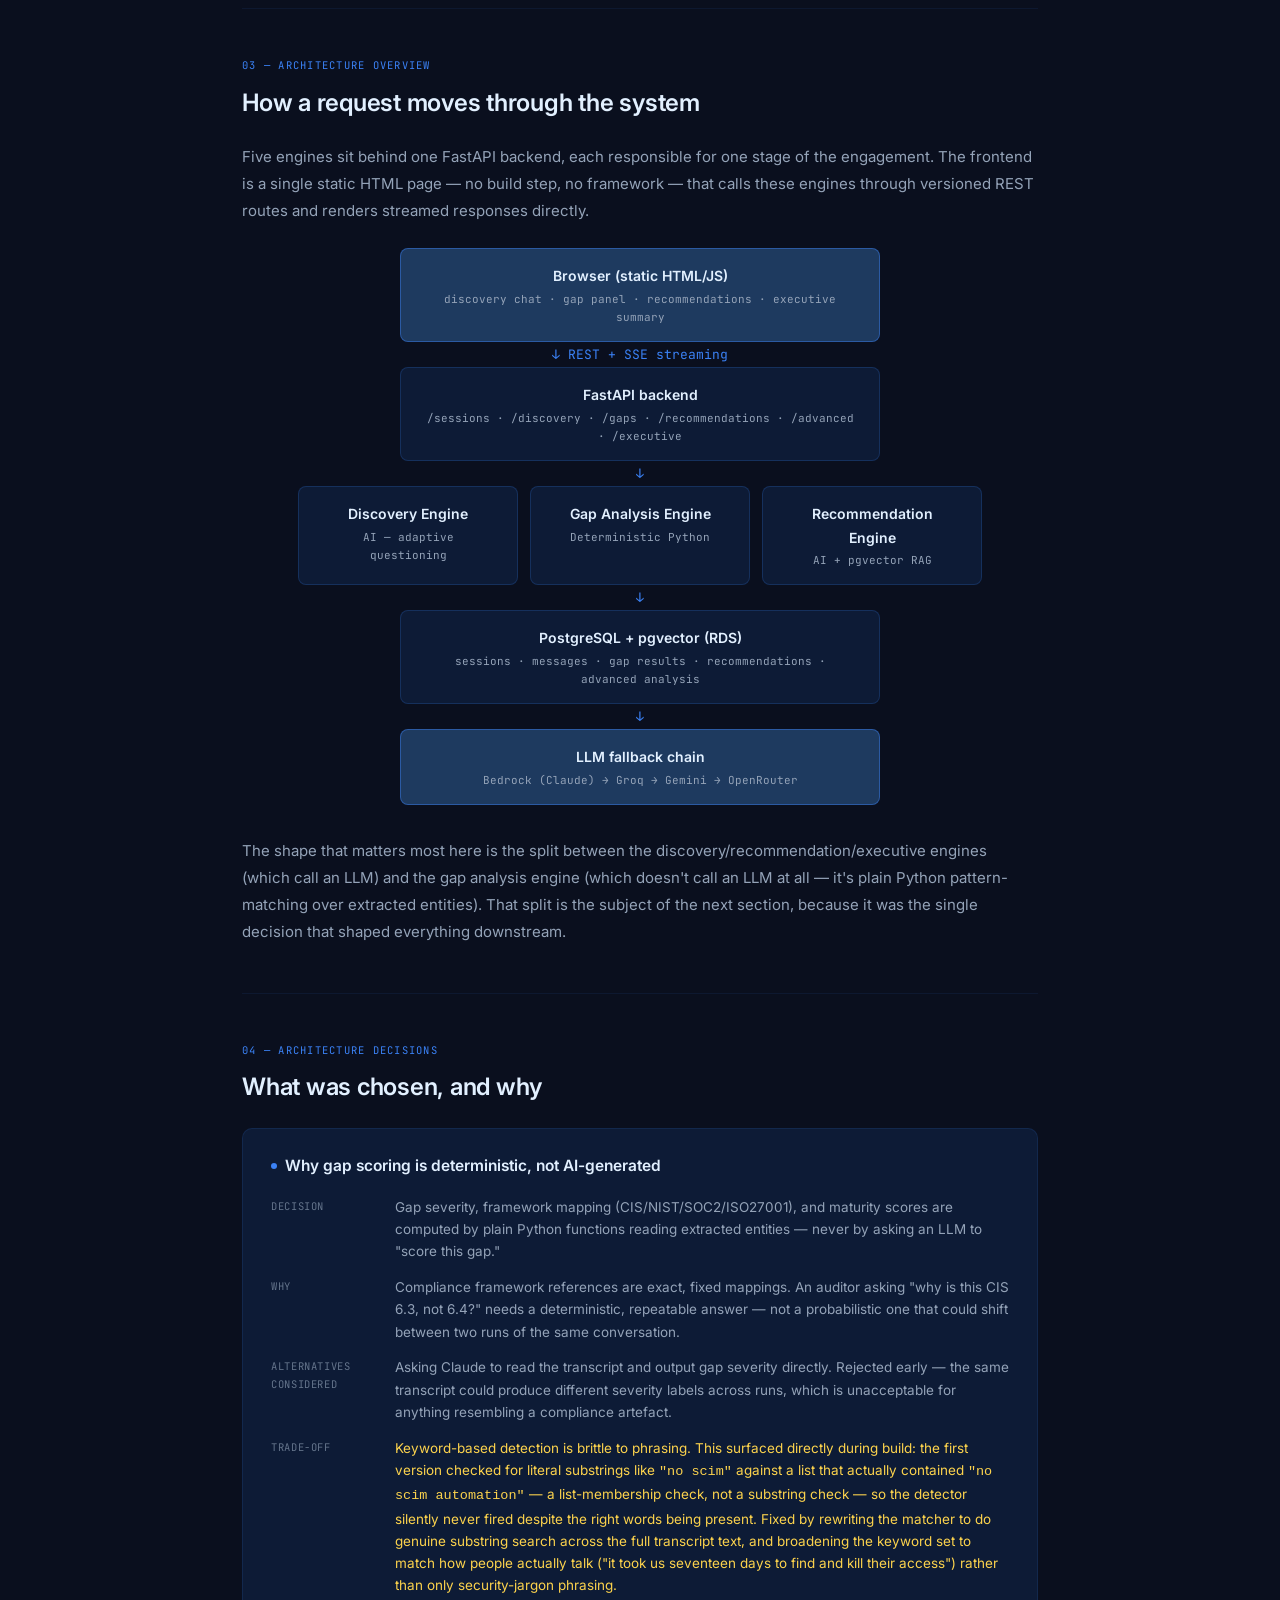
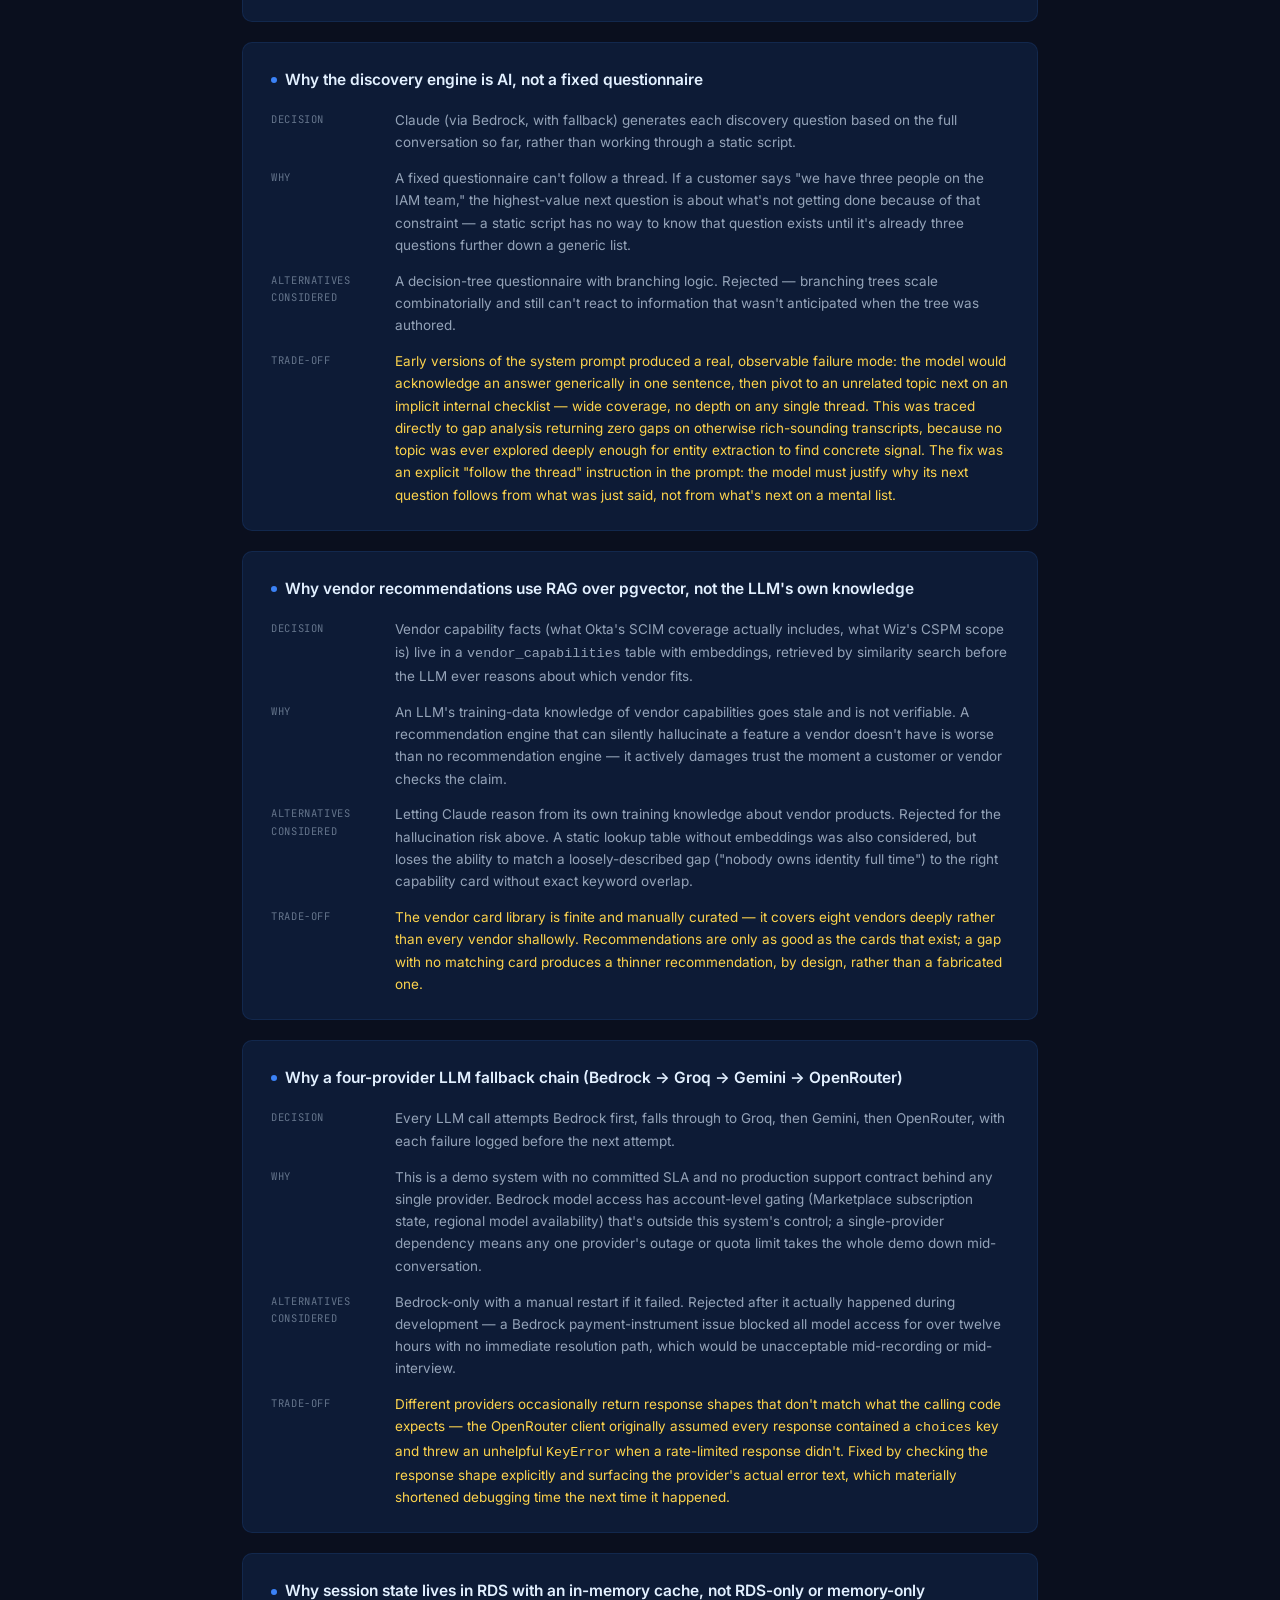
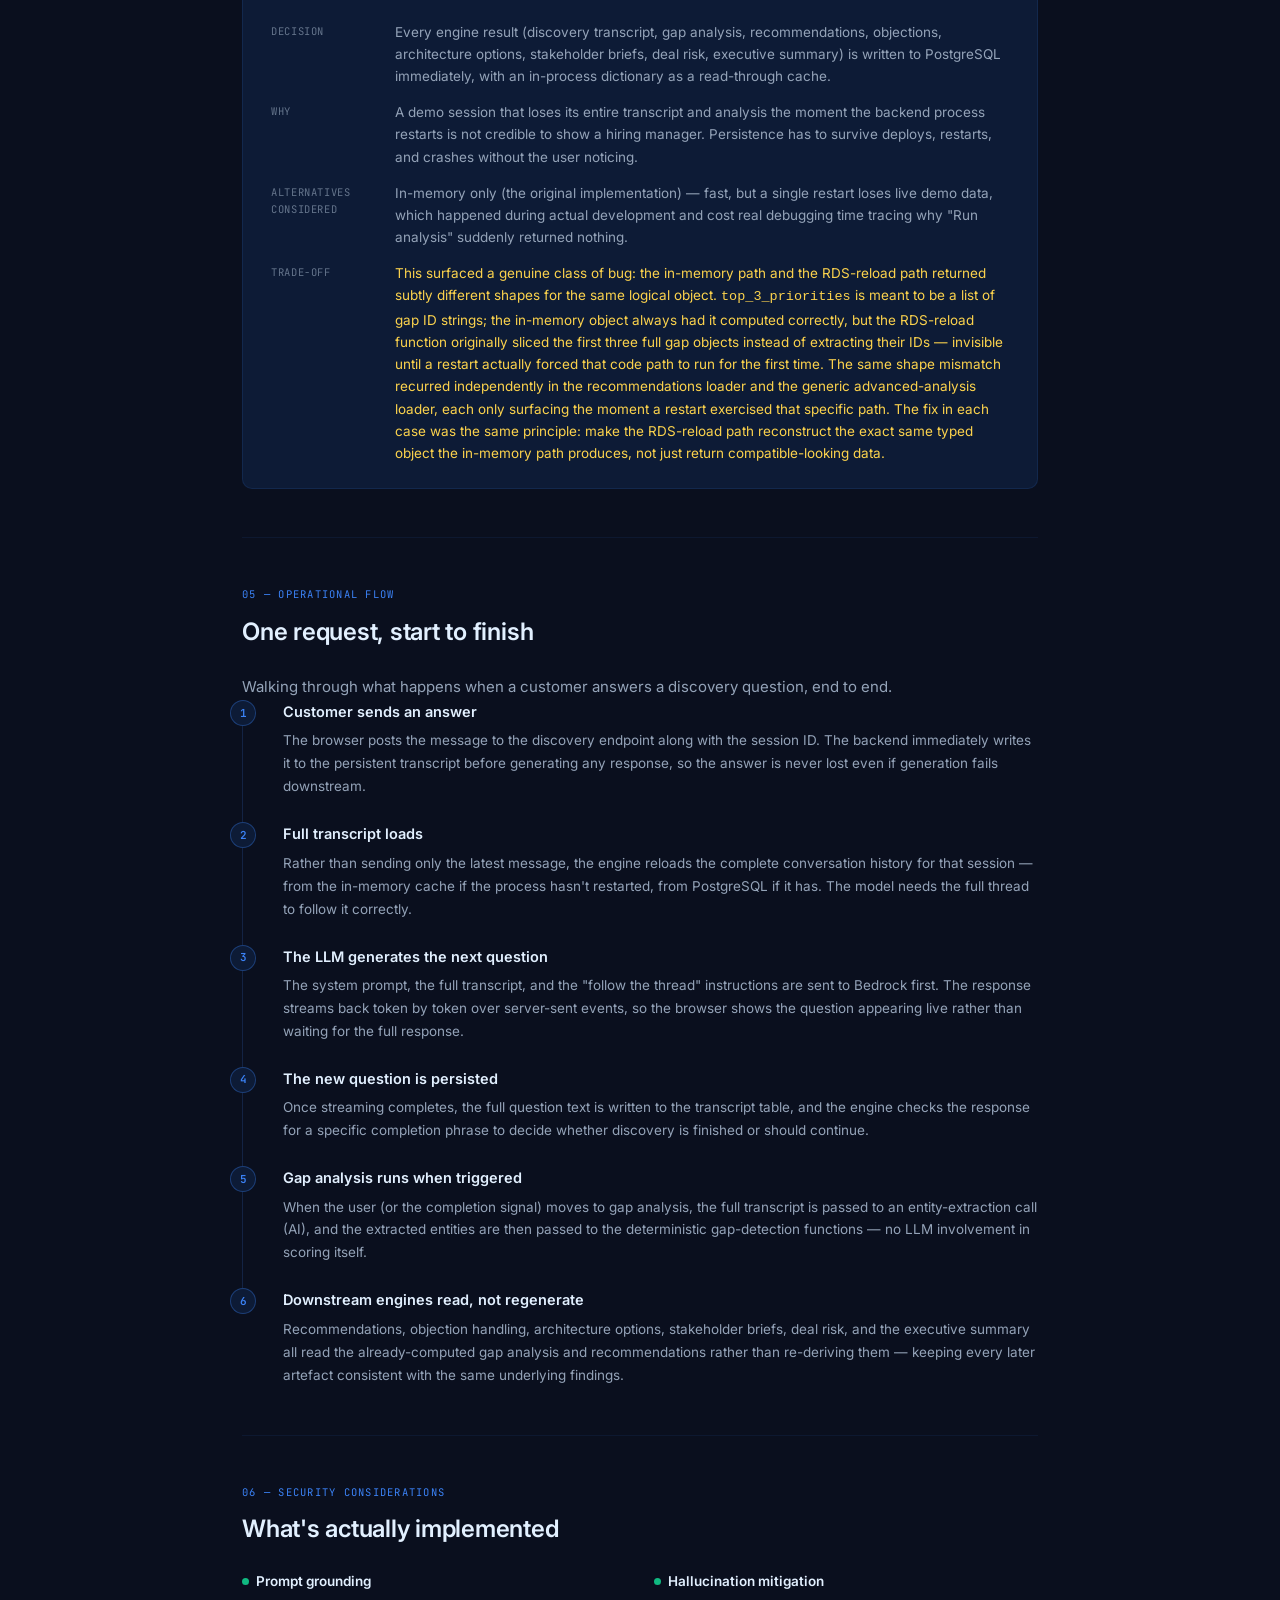
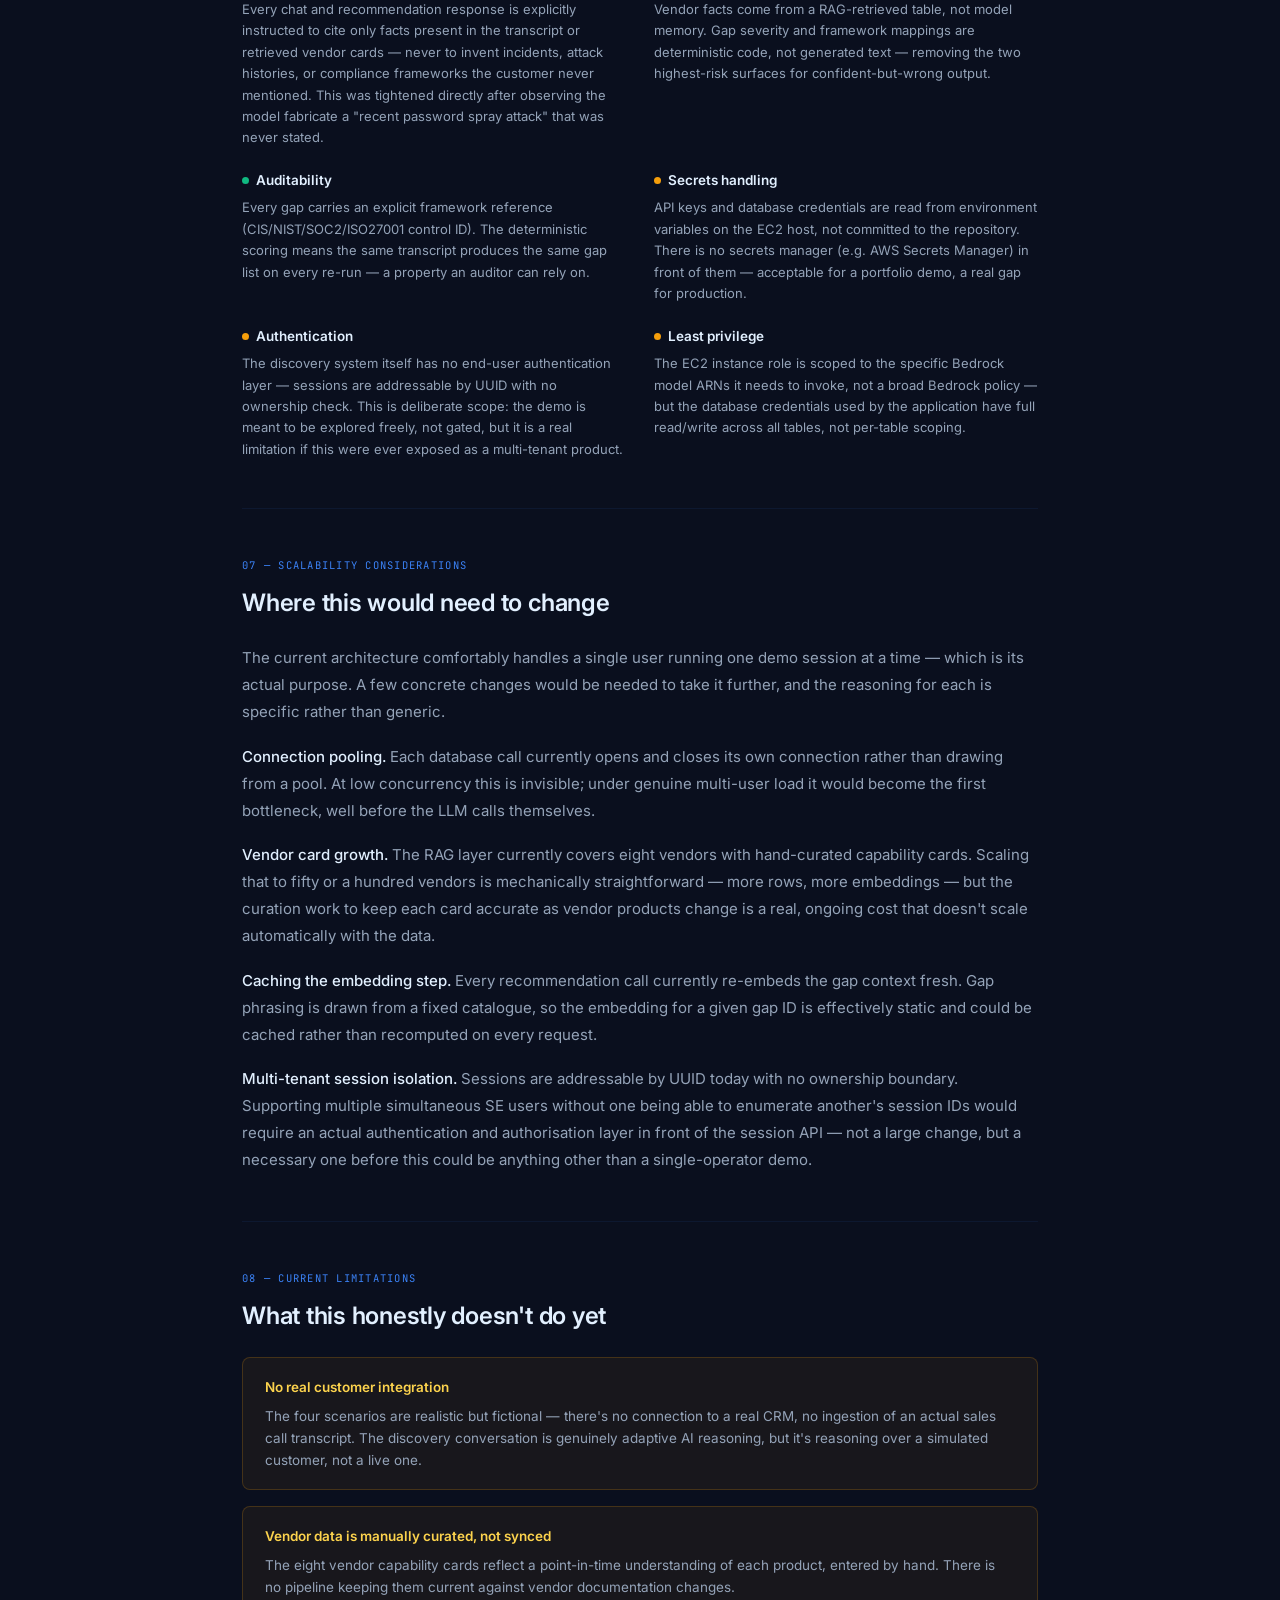
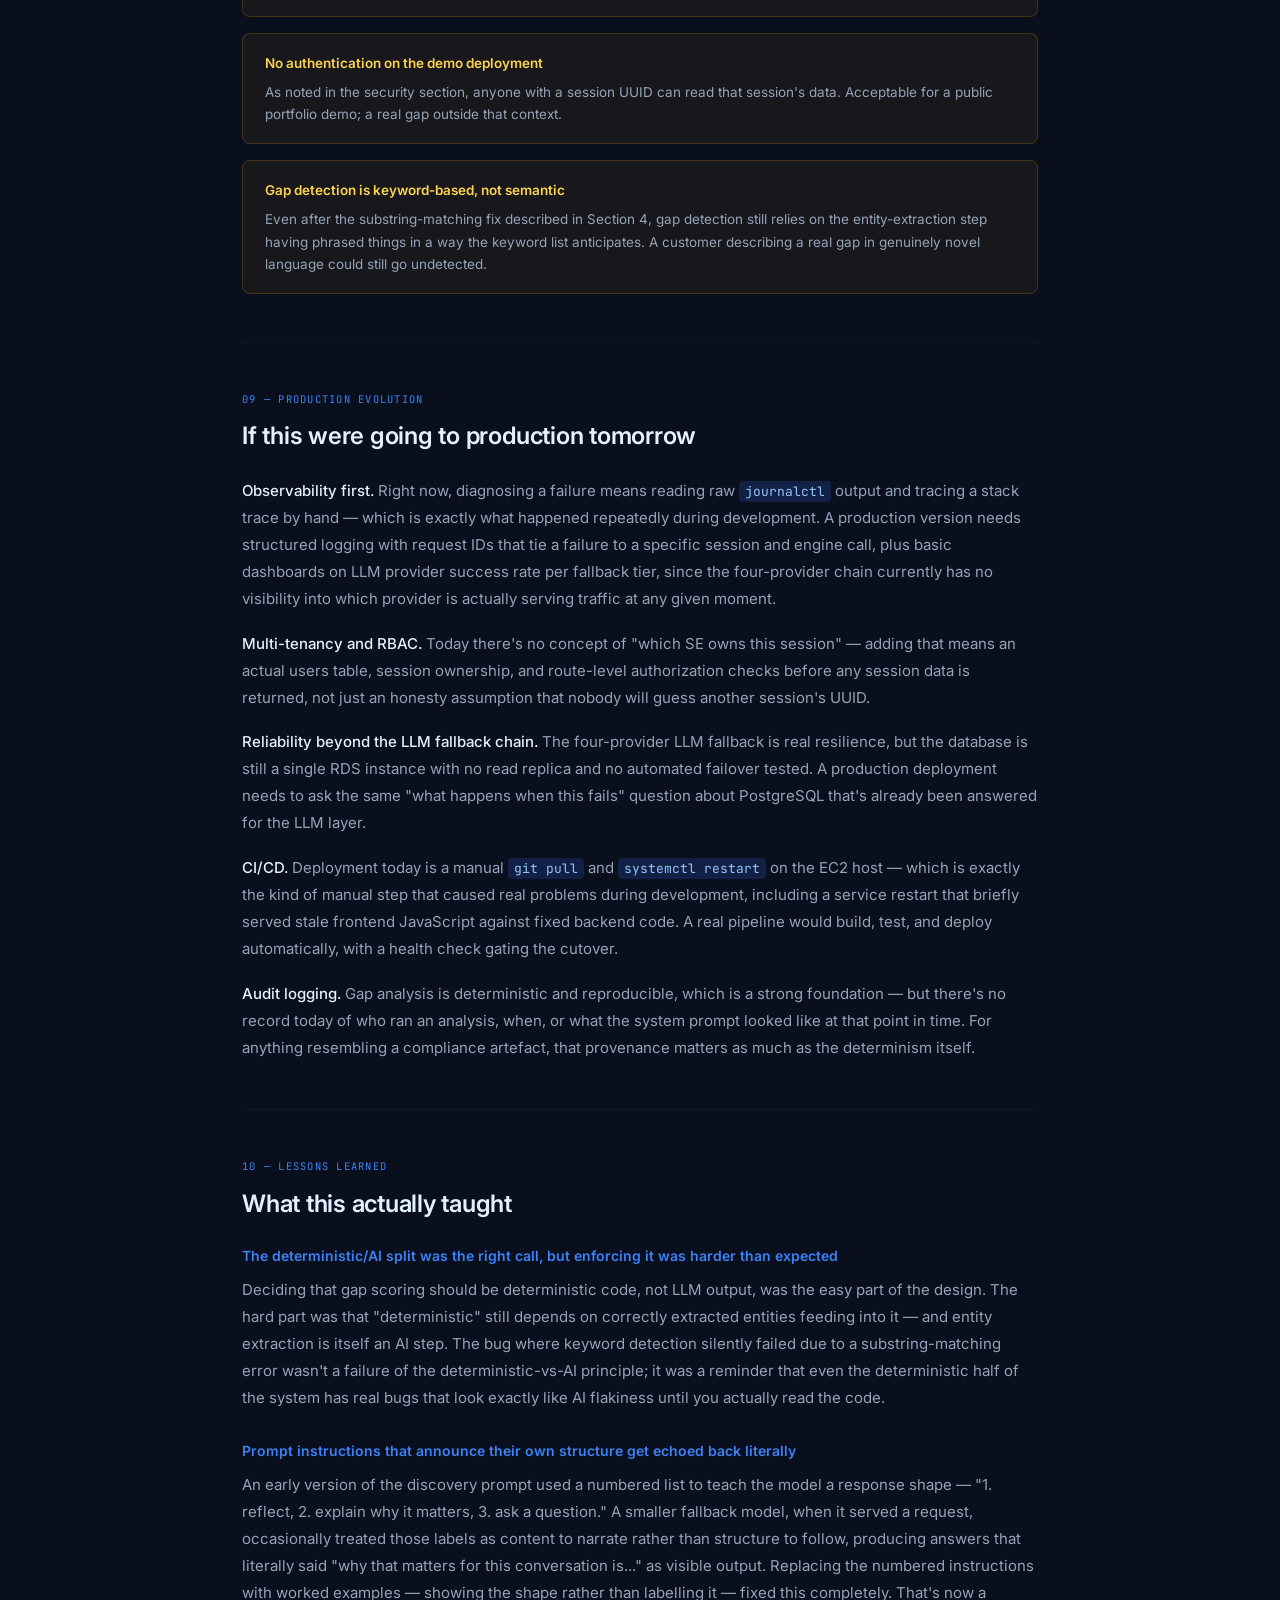
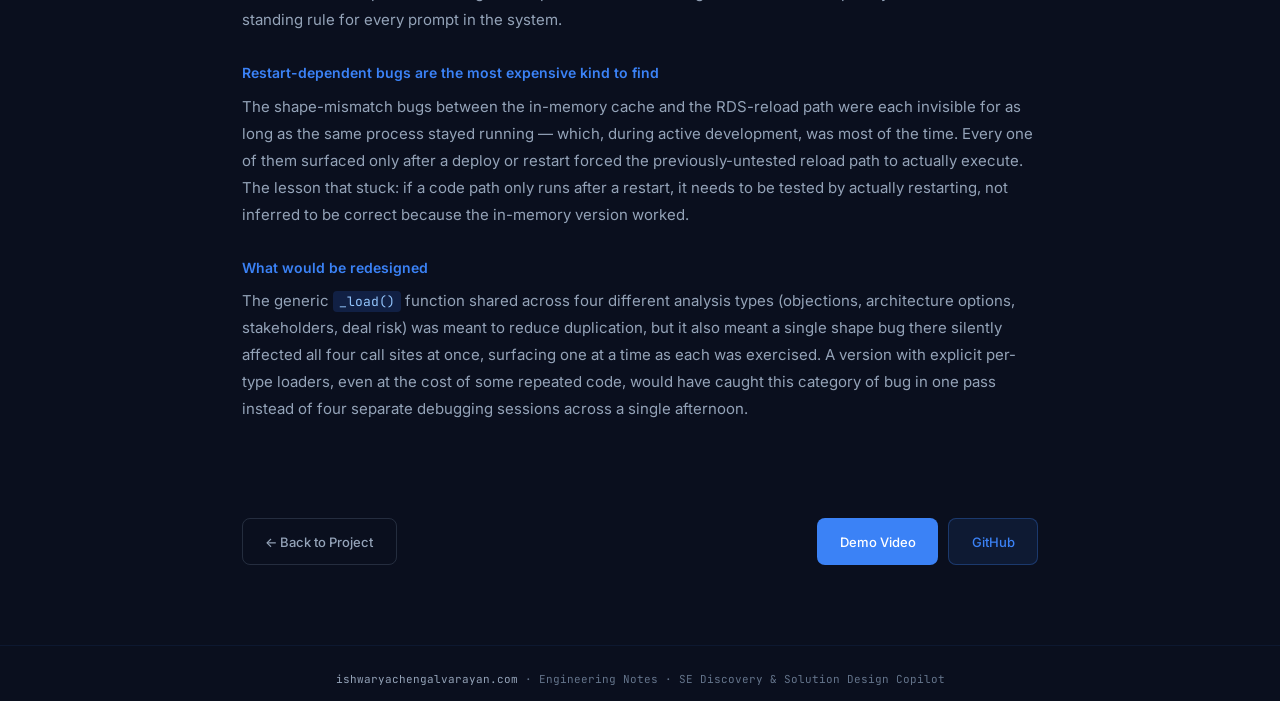
<file: projects/discovery-copilot/engineering-notes/index.html>
<!DOCTYPE html>
<html lang="en">
<head>
<meta charset="UTF-8" />
<meta name="viewport" content="width=device-width, initial-scale=1.0" />
<title>Engineering Notes — SE Discovery & Solution Design Copilot | Ishwarya Chengalvarayan</title>
<meta name="description" content="Architecture decisions, trade-offs, and lessons learned building an AI-driven SE discovery and solution design engine." />
<link rel="preconnect" href="https://fonts.googleapis.com" />
<link href="https://fonts.googleapis.com/css2?family=JetBrains+Mono:wght@400;600;700&family=Inter:wght@300;400;500;600&display=swap" rel="stylesheet" />
<link rel="stylesheet" href="../../engineering-notes.css" />
</head>
<body>

<nav>
  <a href="../../../index.html" class="nav-name">Ishwarya <span>Chengalvarayan</span></a>
  <ul class="nav-links">
    <li><a href="../../../index.html#projects">Projects</a></li>
    <li><a href="../../../index.html#about">About</a></li>
    <li><a href="../../../index.html#contact">Contact</a></li>
    <li><a class="nav-cta" href="https://calendly.com/ishwaryalakshmi-c/30min" target="_blank">Book 30 min →</a></li>
  </ul>
</nav>

<!-- HERO -->
<div class="en-hero">
  <div class="en-kicker">Engineering Notes</div>
  <h1 class="en-title">SE Discovery & Solution Design Copilot</h1>
  <p class="en-desc">A design review of the architecture decisions behind an AI system that runs the first three meetings of a Solutions Engineering engagement — adaptive discovery, deterministic gap analysis, and vendor-grounded recommendations.</p>
  <div class="en-meta">
    <span>~14 min read</span>
    <span class="dot"></span>
    <span>Architecture &amp; design decisions</span>
  </div>
  <div class="en-cta-row">
    <a href="../../../index.html#projects" class="btn btn-ghost">← Back to Project</a>
    <a href="https://youtu.be/-ubImHlkv9s" target="_blank" class="btn btn-primary">Demo Video</a>
    <a href="https://github.com/IshwaryaLakshmiC/security-discovery-copilot" target="_blank" class="btn btn-secondary">GitHub</a>
  </div>
</div>

<div class="en-container">

  <!-- SECTION 1: THE PROBLEM -->
  <section class="en-section">
    <div class="en-section-label">01 — The Problem</div>
    <h2 class="en-section-title">Discovery is where deals are actually won or lost</h2>
    <div class="en-body">
      <p>Most enterprise security and infrastructure purchases don't fail because the vendor's product is weak. They fail because the discovery conversation never surfaced the real problem. A customer says <strong>"we want Zero Trust"</strong> or <strong>"we need better IAM"</strong> — and a junior SE takes that statement at face value, runs a demo of relevant features, and loses the deal to a competitor who asked one more question.</p>
      <p>The operational pain isn't technical. It's that discovery quality is inconsistent and person-dependent. A senior SE with ten years of pattern-matching experience asks sharper follow-up questions than someone six months into the role, and that gap directly determines whether the resulting recommendation addresses the customer's actual constraint or just their stated one. Organisations experience this because discovery skill is tacit knowledge — it lives in individual SEs' heads, not in a repeatable process, which means deal quality varies with headcount turnover and ramp time rather than with the strength of the product being sold.</p>
      <p>The harder version of this problem: even when discovery is done well, the output is usually a set of notes in a CRM, not a structured artefact that can be scored, compared, or handed to a second person without re-explaining the whole conversation. That's the gap this system targets — not replacing the SE's judgement, but giving the judgement a consistent structure to operate inside.</p>
    </div>
  </section>

  <!-- SECTION 2: CUSTOMER CONTEXT -->
  <section class="en-section">
    <div class="en-section-label">02 — Customer Context</div>
    <h2 class="en-section-title">Who this is built for</h2>
    <div class="en-body">
      <p>The intended customer profile is a mid-market to enterprise organisation — typically 500 to 10,000 employees — that has grown its identity and security posture organically rather than by design. Four scenarios are modelled directly in the system, each reflecting a distinct shape of this problem: a 500-person SaaS company with Okta deployed but no SCIM automation; a 2,000-person FinTech with hybrid on-prem and cloud identity and a VPN-dependent access model; a 750-person healthcare provider with PHI exposure and no identity governance; and a 10,000-person enterprise mid-acquisition, integrating a second company's identity estate.</p>
      <p>What these four have in common is the operational profile that makes discovery hard: a small identity or security team (often two to four people) responsible for an estate that has outgrown manual processes, genuine compliance pressure with a fixed deadline (an audit, a certification renewal, a board mandate), and at least one existing tooling investment that any recommendation has to account for rather than ignore. The business driver is rarely "we read about Zero Trust and want it" — it's usually a near-miss incident, an upcoming audit, or a new executive (often a CISO) who inherited a posture they didn't build and need to defend it credibly within months, not years.</p>
    </div>
  </section>

  <!-- SECTION 3: ARCHITECTURE OVERVIEW -->
  <section class="en-section">
    <div class="en-section-label">03 — Architecture Overview</div>
    <h2 class="en-section-title">How a request moves through the system</h2>
    <div class="en-body">
      <p>Five engines sit behind one FastAPI backend, each responsible for one stage of the engagement. The frontend is a single static HTML page — no build step, no framework — that calls these engines through versioned REST routes and renders streamed responses directly.</p>
    </div>

    <div class="arch-diagram">
      <div class="arch-node accent"><div class="arch-node-label">Browser (static HTML/JS)</div><div class="arch-node-sub">discovery chat · gap panel · recommendations · executive summary</div></div>
      <div class="arch-arrow">↓ REST + SSE streaming</div>
      <div class="arch-node"><div class="arch-node-label">FastAPI backend</div><div class="arch-node-sub">/sessions · /discovery · /gaps · /recommendations · /advanced · /executive</div></div>
      <div class="arch-arrow">↓</div>
      <div class="arch-branch">
        <div class="arch-node"><div class="arch-node-label">Discovery Engine</div><div class="arch-node-sub">AI — adaptive questioning</div></div>
        <div class="arch-node"><div class="arch-node-label">Gap Analysis Engine</div><div class="arch-node-sub">Deterministic Python</div></div>
        <div class="arch-node"><div class="arch-node-label">Recommendation Engine</div><div class="arch-node-sub">AI + pgvector RAG</div></div>
      </div>
      <div class="arch-arrow">↓</div>
      <div class="arch-node"><div class="arch-node-label">PostgreSQL + pgvector (RDS)</div><div class="arch-node-sub">sessions · messages · gap results · recommendations · advanced analysis</div></div>
      <div class="arch-arrow">↓</div>
      <div class="arch-node accent"><div class="arch-node-label">LLM fallback chain</div><div class="arch-node-sub">Bedrock (Claude) → Groq → Gemini → OpenRouter</div></div>
    </div>

    <div class="en-body">
      <p>The shape that matters most here is the split between the discovery/recommendation/executive engines (which call an LLM) and the gap analysis engine (which doesn't call an LLM at all — it's plain Python pattern-matching over extracted entities). That split is the subject of the next section, because it was the single decision that shaped everything downstream.</p>
    </div>
  </section>

  <!-- SECTION 4: ARCHITECTURE DECISIONS -->
  <section class="en-section">
    <div class="en-section-label">04 — Architecture Decisions</div>
    <h2 class="en-section-title">What was chosen, and why</h2>

    <div class="decision-card">
      <div class="decision-title">Why gap scoring is deterministic, not AI-generated</div>
      <div class="decision-row"><div class="decision-label">Decision</div><div class="decision-value">Gap severity, framework mapping (CIS/NIST/SOC2/ISO27001), and maturity scores are computed by plain Python functions reading extracted entities — never by asking an LLM to "score this gap."</div></div>
      <div class="decision-row"><div class="decision-label">Why</div><div class="decision-value">Compliance framework references are exact, fixed mappings. An auditor asking "why is this CIS 6.3, not 6.4?" needs a deterministic, repeatable answer — not a probabilistic one that could shift between two runs of the same conversation.</div></div>
      <div class="decision-row"><div class="decision-label">Alternatives considered</div><div class="decision-value">Asking Claude to read the transcript and output gap severity directly. Rejected early — the same transcript could produce different severity labels across runs, which is unacceptable for anything resembling a compliance artefact.</div></div>
      <div class="decision-row"><div class="decision-label">Trade-off</div><div class="decision-value tradeoff">Keyword-based detection is brittle to phrasing. This surfaced directly during build: the first version checked for literal substrings like <code>"no scim"</code> against a list that actually contained <code>"no scim automation"</code> — a list-membership check, not a substring check — so the detector silently never fired despite the right words being present. Fixed by rewriting the matcher to do genuine substring search across the full transcript text, and broadening the keyword set to match how people actually talk ("it took us seventeen days to find and kill their access") rather than only security-jargon phrasing.</div></div>
    </div>

    <div class="decision-card">
      <div class="decision-title">Why the discovery engine is AI, not a fixed questionnaire</div>
      <div class="decision-row"><div class="decision-label">Decision</div><div class="decision-value">Claude (via Bedrock, with fallback) generates each discovery question based on the full conversation so far, rather than working through a static script.</div></div>
      <div class="decision-row"><div class="decision-label">Why</div><div class="decision-value">A fixed questionnaire can't follow a thread. If a customer says "we have three people on the IAM team," the highest-value next question is about what's not getting done because of that constraint — a static script has no way to know that question exists until it's already three questions further down a generic list.</div></div>
      <div class="decision-row"><div class="decision-label">Alternatives considered</div><div class="decision-value">A decision-tree questionnaire with branching logic. Rejected — branching trees scale combinatorially and still can't react to information that wasn't anticipated when the tree was authored.</div></div>
      <div class="decision-row"><div class="decision-label">Trade-off</div><div class="decision-value tradeoff">Early versions of the system prompt produced a real, observable failure mode: the model would acknowledge an answer generically in one sentence, then pivot to an unrelated topic next on an implicit internal checklist — wide coverage, no depth on any single thread. This was traced directly to gap analysis returning zero gaps on otherwise rich-sounding transcripts, because no topic was ever explored deeply enough for entity extraction to find concrete signal. The fix was an explicit "follow the thread" instruction in the prompt: the model must justify why its next question follows from what was just said, not from what's next on a mental list.</div></div>
    </div>

    <div class="decision-card">
      <div class="decision-title">Why vendor recommendations use RAG over pgvector, not the LLM's own knowledge</div>
      <div class="decision-row"><div class="decision-label">Decision</div><div class="decision-value">Vendor capability facts (what Okta's SCIM coverage actually includes, what Wiz's CSPM scope is) live in a <code>vendor_capabilities</code> table with embeddings, retrieved by similarity search before the LLM ever reasons about which vendor fits.</div></div>
      <div class="decision-row"><div class="decision-label">Why</div><div class="decision-value">An LLM's training-data knowledge of vendor capabilities goes stale and is not verifiable. A recommendation engine that can silently hallucinate a feature a vendor doesn't have is worse than no recommendation engine — it actively damages trust the moment a customer or vendor checks the claim.</div></div>
      <div class="decision-row"><div class="decision-label">Alternatives considered</div><div class="decision-value">Letting Claude reason from its own training knowledge about vendor products. Rejected for the hallucination risk above. A static lookup table without embeddings was also considered, but loses the ability to match a loosely-described gap ("nobody owns identity full time") to the right capability card without exact keyword overlap.</div></div>
      <div class="decision-row"><div class="decision-label">Trade-off</div><div class="decision-value tradeoff">The vendor card library is finite and manually curated — it covers eight vendors deeply rather than every vendor shallowly. Recommendations are only as good as the cards that exist; a gap with no matching card produces a thinner recommendation, by design, rather than a fabricated one.</div></div>
    </div>

    <div class="decision-card">
      <div class="decision-title">Why a four-provider LLM fallback chain (Bedrock → Groq → Gemini → OpenRouter)</div>
      <div class="decision-row"><div class="decision-label">Decision</div><div class="decision-value">Every LLM call attempts Bedrock first, falls through to Groq, then Gemini, then OpenRouter, with each failure logged before the next attempt.</div></div>
      <div class="decision-row"><div class="decision-label">Why</div><div class="decision-value">This is a demo system with no committed SLA and no production support contract behind any single provider. Bedrock model access has account-level gating (Marketplace subscription state, regional model availability) that's outside this system's control; a single-provider dependency means any one provider's outage or quota limit takes the whole demo down mid-conversation.</div></div>
      <div class="decision-row"><div class="decision-label">Alternatives considered</div><div class="decision-value">Bedrock-only with a manual restart if it failed. Rejected after it actually happened during development — a Bedrock payment-instrument issue blocked all model access for over twelve hours with no immediate resolution path, which would be unacceptable mid-recording or mid-interview.</div></div>
      <div class="decision-row"><div class="decision-label">Trade-off</div><div class="decision-value tradeoff">Different providers occasionally return response shapes that don't match what the calling code expects — the OpenRouter client originally assumed every response contained a <code>choices</code> key and threw an unhelpful <code>KeyError</code> when a rate-limited response didn't. Fixed by checking the response shape explicitly and surfacing the provider's actual error text, which materially shortened debugging time the next time it happened.</div></div>
    </div>

    <div class="decision-card">
      <div class="decision-title">Why session state lives in RDS with an in-memory cache, not RDS-only or memory-only</div>
      <div class="decision-row"><div class="decision-label">Decision</div><div class="decision-value">Every engine result (discovery transcript, gap analysis, recommendations, objections, architecture options, stakeholder briefs, deal risk, executive summary) is written to PostgreSQL immediately, with an in-process dictionary as a read-through cache.</div></div>
      <div class="decision-row"><div class="decision-label">Why</div><div class="decision-value">A demo session that loses its entire transcript and analysis the moment the backend process restarts is not credible to show a hiring manager. Persistence has to survive deploys, restarts, and crashes without the user noticing.</div></div>
      <div class="decision-row"><div class="decision-label">Alternatives considered</div><div class="decision-value">In-memory only (the original implementation) — fast, but a single restart loses live demo data, which happened during actual development and cost real debugging time tracing why "Run analysis" suddenly returned nothing.</div></div>
      <div class="decision-row"><div class="decision-label">Trade-off</div><div class="decision-value tradeoff">This surfaced a genuine class of bug: the in-memory path and the RDS-reload path returned subtly different shapes for the same logical object. <code>top_3_priorities</code> is meant to be a list of gap ID strings; the in-memory object always had it computed correctly, but the RDS-reload function originally sliced the first three full gap objects instead of extracting their IDs — invisible until a restart actually forced that code path to run for the first time. The same shape mismatch recurred independently in the recommendations loader and the generic advanced-analysis loader, each only surfacing the moment a restart exercised that specific path. The fix in each case was the same principle: make the RDS-reload path reconstruct the exact same typed object the in-memory path produces, not just return compatible-looking data.</div></div>
    </div>
  </section>

  <!-- SECTION 5: OPERATIONAL FLOW -->
  <section class="en-section">
    <div class="en-section-label">05 — Operational Flow</div>
    <h2 class="en-section-title">One request, start to finish</h2>
    <div class="en-body">
      <p>Walking through what happens when a customer answers a discovery question, end to end.</p>
    </div>

    <div class="flow-list">
      <div class="flow-step">
        <div class="flow-step-title">Customer sends an answer</div>
        <div class="flow-step-desc">The browser posts the message to the discovery endpoint along with the session ID. The backend immediately writes it to the persistent transcript before generating any response, so the answer is never lost even if generation fails downstream.</div>
      </div>
      <div class="flow-step">
        <div class="flow-step-title">Full transcript loads</div>
        <div class="flow-step-desc">Rather than sending only the latest message, the engine reloads the complete conversation history for that session — from the in-memory cache if the process hasn't restarted, from PostgreSQL if it has. The model needs the full thread to follow it correctly.</div>
      </div>
      <div class="flow-step">
        <div class="flow-step-title">The LLM generates the next question</div>
        <div class="flow-step-desc">The system prompt, the full transcript, and the "follow the thread" instructions are sent to Bedrock first. The response streams back token by token over server-sent events, so the browser shows the question appearing live rather than waiting for the full response.</div>
      </div>
      <div class="flow-step">
        <div class="flow-step-title">The new question is persisted</div>
        <div class="flow-step-desc">Once streaming completes, the full question text is written to the transcript table, and the engine checks the response for a specific completion phrase to decide whether discovery is finished or should continue.</div>
      </div>
      <div class="flow-step">
        <div class="flow-step-title">Gap analysis runs when triggered</div>
        <div class="flow-step-desc">When the user (or the completion signal) moves to gap analysis, the full transcript is passed to an entity-extraction call (AI), and the extracted entities are then passed to the deterministic gap-detection functions — no LLM involvement in scoring itself.</div>
      </div>
      <div class="flow-step">
        <div class="flow-step-title">Downstream engines read, not regenerate</div>
        <div class="flow-step-desc">Recommendations, objection handling, architecture options, stakeholder briefs, deal risk, and the executive summary all read the already-computed gap analysis and recommendations rather than re-deriving them — keeping every later artefact consistent with the same underlying findings.</div>
      </div>
    </div>
  </section>

  <!-- SECTION 6: SECURITY CONSIDERATIONS -->
  <section class="en-section">
    <div class="en-section-label">06 — Security Considerations</div>
    <h2 class="en-section-title">What's actually implemented</h2>
    <div class="check-grid">
      <div>
        <div class="check-item-title"><span class="ic on"></span>Prompt grounding</div>
        <div class="check-item-desc">Every chat and recommendation response is explicitly instructed to cite only facts present in the transcript or retrieved vendor cards — never to invent incidents, attack histories, or compliance frameworks the customer never mentioned. This was tightened directly after observing the model fabricate a "recent password spray attack" that was never stated.</div>
      </div>
      <div>
        <div class="check-item-title"><span class="ic on"></span>Hallucination mitigation</div>
        <div class="check-item-desc">Vendor facts come from a RAG-retrieved table, not model memory. Gap severity and framework mappings are deterministic code, not generated text — removing the two highest-risk surfaces for confident-but-wrong output.</div>
      </div>
      <div>
        <div class="check-item-title"><span class="ic on"></span>Auditability</div>
        <div class="check-item-desc">Every gap carries an explicit framework reference (CIS/NIST/SOC2/ISO27001 control ID). The deterministic scoring means the same transcript produces the same gap list on every re-run — a property an auditor can rely on.</div>
      </div>
      <div>
        <div class="check-item-title"><span class="ic partial">​</span>Secrets handling</div>
        <div class="check-item-desc">API keys and database credentials are read from environment variables on the EC2 host, not committed to the repository. There is no secrets manager (e.g. AWS Secrets Manager) in front of them — acceptable for a portfolio demo, a real gap for production.</div>
      </div>
      <div>
        <div class="check-item-title"><span class="ic partial">​</span>Authentication</div>
        <div class="check-item-desc">The discovery system itself has no end-user authentication layer — sessions are addressable by UUID with no ownership check. This is deliberate scope: the demo is meant to be explored freely, not gated, but it is a real limitation if this were ever exposed as a multi-tenant product.</div>
      </div>
      <div>
        <div class="check-item-title"><span class="ic partial">​</span>Least privilege</div>
        <div class="check-item-desc">The EC2 instance role is scoped to the specific Bedrock model ARNs it needs to invoke, not a broad Bedrock policy — but the database credentials used by the application have full read/write across all tables, not per-table scoping.</div>
      </div>
    </div>
  </section>

  <!-- SECTION 7: SCALABILITY CONSIDERATIONS -->
  <section class="en-section">
    <div class="en-section-label">07 — Scalability Considerations</div>
    <h2 class="en-section-title">Where this would need to change</h2>
    <div class="en-body">
      <p>The current architecture comfortably handles a single user running one demo session at a time — which is its actual purpose. A few concrete changes would be needed to take it further, and the reasoning for each is specific rather than generic.</p>
      <p><strong>Connection pooling.</strong> Each database call currently opens and closes its own connection rather than drawing from a pool. At low concurrency this is invisible; under genuine multi-user load it would become the first bottleneck, well before the LLM calls themselves.</p>
      <p><strong>Vendor card growth.</strong> The RAG layer currently covers eight vendors with hand-curated capability cards. Scaling that to fifty or a hundred vendors is mechanically straightforward — more rows, more embeddings — but the curation work to keep each card accurate as vendor products change is a real, ongoing cost that doesn't scale automatically with the data.</p>
      <p><strong>Caching the embedding step.</strong> Every recommendation call currently re-embeds the gap context fresh. Gap phrasing is drawn from a fixed catalogue, so the embedding for a given gap ID is effectively static and could be cached rather than recomputed on every request.</p>
      <p><strong>Multi-tenant session isolation.</strong> Sessions are addressable by UUID today with no ownership boundary. Supporting multiple simultaneous SE users without one being able to enumerate another's session IDs would require an actual authentication and authorisation layer in front of the session API — not a large change, but a necessary one before this could be anything other than a single-operator demo.</p>
    </div>
  </section>

  <!-- SECTION 8: CURRENT LIMITATIONS -->
  <section class="en-section">
    <div class="en-section-label">08 — Current Limitations</div>
    <h2 class="en-section-title">What this honestly doesn't do yet</h2>
    <div class="limitation-card">
      <div class="limitation-title">No real customer integration</div>
      <div class="limitation-desc">The four scenarios are realistic but fictional — there's no connection to a real CRM, no ingestion of an actual sales call transcript. The discovery conversation is genuinely adaptive AI reasoning, but it's reasoning over a simulated customer, not a live one.</div>
    </div>
    <div class="limitation-card">
      <div class="limitation-title">Vendor data is manually curated, not synced</div>
      <div class="limitation-desc">The eight vendor capability cards reflect a point-in-time understanding of each product, entered by hand. There is no pipeline keeping them current against vendor documentation changes.</div>
    </div>
    <div class="limitation-card">
      <div class="limitation-title">No authentication on the demo deployment</div>
      <div class="limitation-desc">As noted in the security section, anyone with a session UUID can read that session's data. Acceptable for a public portfolio demo; a real gap outside that context.</div>
    </div>
    <div class="limitation-card">
      <div class="limitation-title">Gap detection is keyword-based, not semantic</div>
      <div class="limitation-desc">Even after the substring-matching fix described in Section 4, gap detection still relies on the entity-extraction step having phrased things in a way the keyword list anticipates. A customer describing a real gap in genuinely novel language could still go undetected.</div>
    </div>
  </section>

  <!-- SECTION 9: PRODUCTION EVOLUTION -->
  <section class="en-section">
    <div class="en-section-label">09 — Production Evolution</div>
    <h2 class="en-section-title">If this were going to production tomorrow</h2>
    <div class="en-body">
      <p><strong>Observability first.</strong> Right now, diagnosing a failure means reading raw <code>journalctl</code> output and tracing a stack trace by hand — which is exactly what happened repeatedly during development. A production version needs structured logging with request IDs that tie a failure to a specific session and engine call, plus basic dashboards on LLM provider success rate per fallback tier, since the four-provider chain currently has no visibility into which provider is actually serving traffic at any given moment.</p>
      <p><strong>Multi-tenancy and RBAC.</strong> Today there's no concept of "which SE owns this session" — adding that means an actual users table, session ownership, and route-level authorization checks before any session data is returned, not just an honesty assumption that nobody will guess another session's UUID.</p>
      <p><strong>Reliability beyond the LLM fallback chain.</strong> The four-provider LLM fallback is real resilience, but the database is still a single RDS instance with no read replica and no automated failover tested. A production deployment needs to ask the same "what happens when this fails" question about PostgreSQL that's already been answered for the LLM layer.</p>
      <p><strong>CI/CD.</strong> Deployment today is a manual <code>git pull</code> and <code>systemctl restart</code> on the EC2 host — which is exactly the kind of manual step that caused real problems during development, including a service restart that briefly served stale frontend JavaScript against fixed backend code. A real pipeline would build, test, and deploy automatically, with a health check gating the cutover.</p>
      <p><strong>Audit logging.</strong> Gap analysis is deterministic and reproducible, which is a strong foundation — but there's no record today of who ran an analysis, when, or what the system prompt looked like at that point in time. For anything resembling a compliance artefact, that provenance matters as much as the determinism itself.</p>
    </div>
  </section>

  <!-- SECTION 10: LESSONS LEARNED -->
  <section class="en-section">
    <div class="en-section-label">10 — Lessons Learned</div>
    <h2 class="en-section-title">What this actually taught</h2>

    <div class="lesson-block">
      <div class="lesson-heading">The deterministic/AI split was the right call, but enforcing it was harder than expected</div>
      <div class="en-body"><p>Deciding that gap scoring should be deterministic code, not LLM output, was the easy part of the design. The hard part was that "deterministic" still depends on correctly extracted entities feeding into it — and entity extraction is itself an AI step. The bug where keyword detection silently failed due to a substring-matching error wasn't a failure of the deterministic-vs-AI principle; it was a reminder that even the deterministic half of the system has real bugs that look exactly like AI flakiness until you actually read the code.</p></div>
    </div>

    <div class="lesson-block">
      <div class="lesson-heading">Prompt instructions that announce their own structure get echoed back literally</div>
      <div class="en-body"><p>An early version of the discovery prompt used a numbered list to teach the model a response shape — "1. reflect, 2. explain why it matters, 3. ask a question." A smaller fallback model, when it served a request, occasionally treated those labels as content to narrate rather than structure to follow, producing answers that literally said "why that matters for this conversation is..." as visible output. Replacing the numbered instructions with worked examples — showing the shape rather than labelling it — fixed this completely. That's now a standing rule for every prompt in the system.</p></div>
    </div>

    <div class="lesson-block">
      <div class="lesson-heading">Restart-dependent bugs are the most expensive kind to find</div>
      <div class="en-body"><p>The shape-mismatch bugs between the in-memory cache and the RDS-reload path were each invisible for as long as the same process stayed running — which, during active development, was most of the time. Every one of them surfaced only after a deploy or restart forced the previously-untested reload path to actually execute. The lesson that stuck: if a code path only runs after a restart, it needs to be tested by actually restarting, not inferred to be correct because the in-memory version worked.</p></div>
    </div>

    <div class="lesson-block">
      <div class="lesson-heading">What would be redesigned</div>
      <div class="en-body"><p>The generic <code>_load()</code> function shared across four different analysis types (objections, architecture options, stakeholders, deal risk) was meant to reduce duplication, but it also meant a single shape bug there silently affected all four call sites at once, surfacing one at a time as each was exercised. A version with explicit per-type loaders, even at the cost of some repeated code, would have caught this category of bug in one pass instead of four separate debugging sessions across a single afternoon.</p></div>
    </div>
  </section>

  <!-- FOOTER NAV -->
  <div class="en-footer-nav">
    <a href="../../../index.html#projects" class="btn btn-ghost">← Back to Project</a>
    <div style="display:flex;gap:10px;flex-wrap:wrap">
      <a href="https://youtu.be/-ubImHlkv9s" target="_blank" class="btn btn-primary">Demo Video</a>
      <a href="https://github.com/IshwaryaLakshmiC/security-discovery-copilot" target="_blank" class="btn btn-secondary">GitHub</a>
    </div>
  </div>

</div>

<footer>
  <a href="../../../index.html">ishwaryachengalvarayan.com</a> · Engineering Notes · SE Discovery &amp; Solution Design Copilot
</footer>

</body>
</html>
</file>
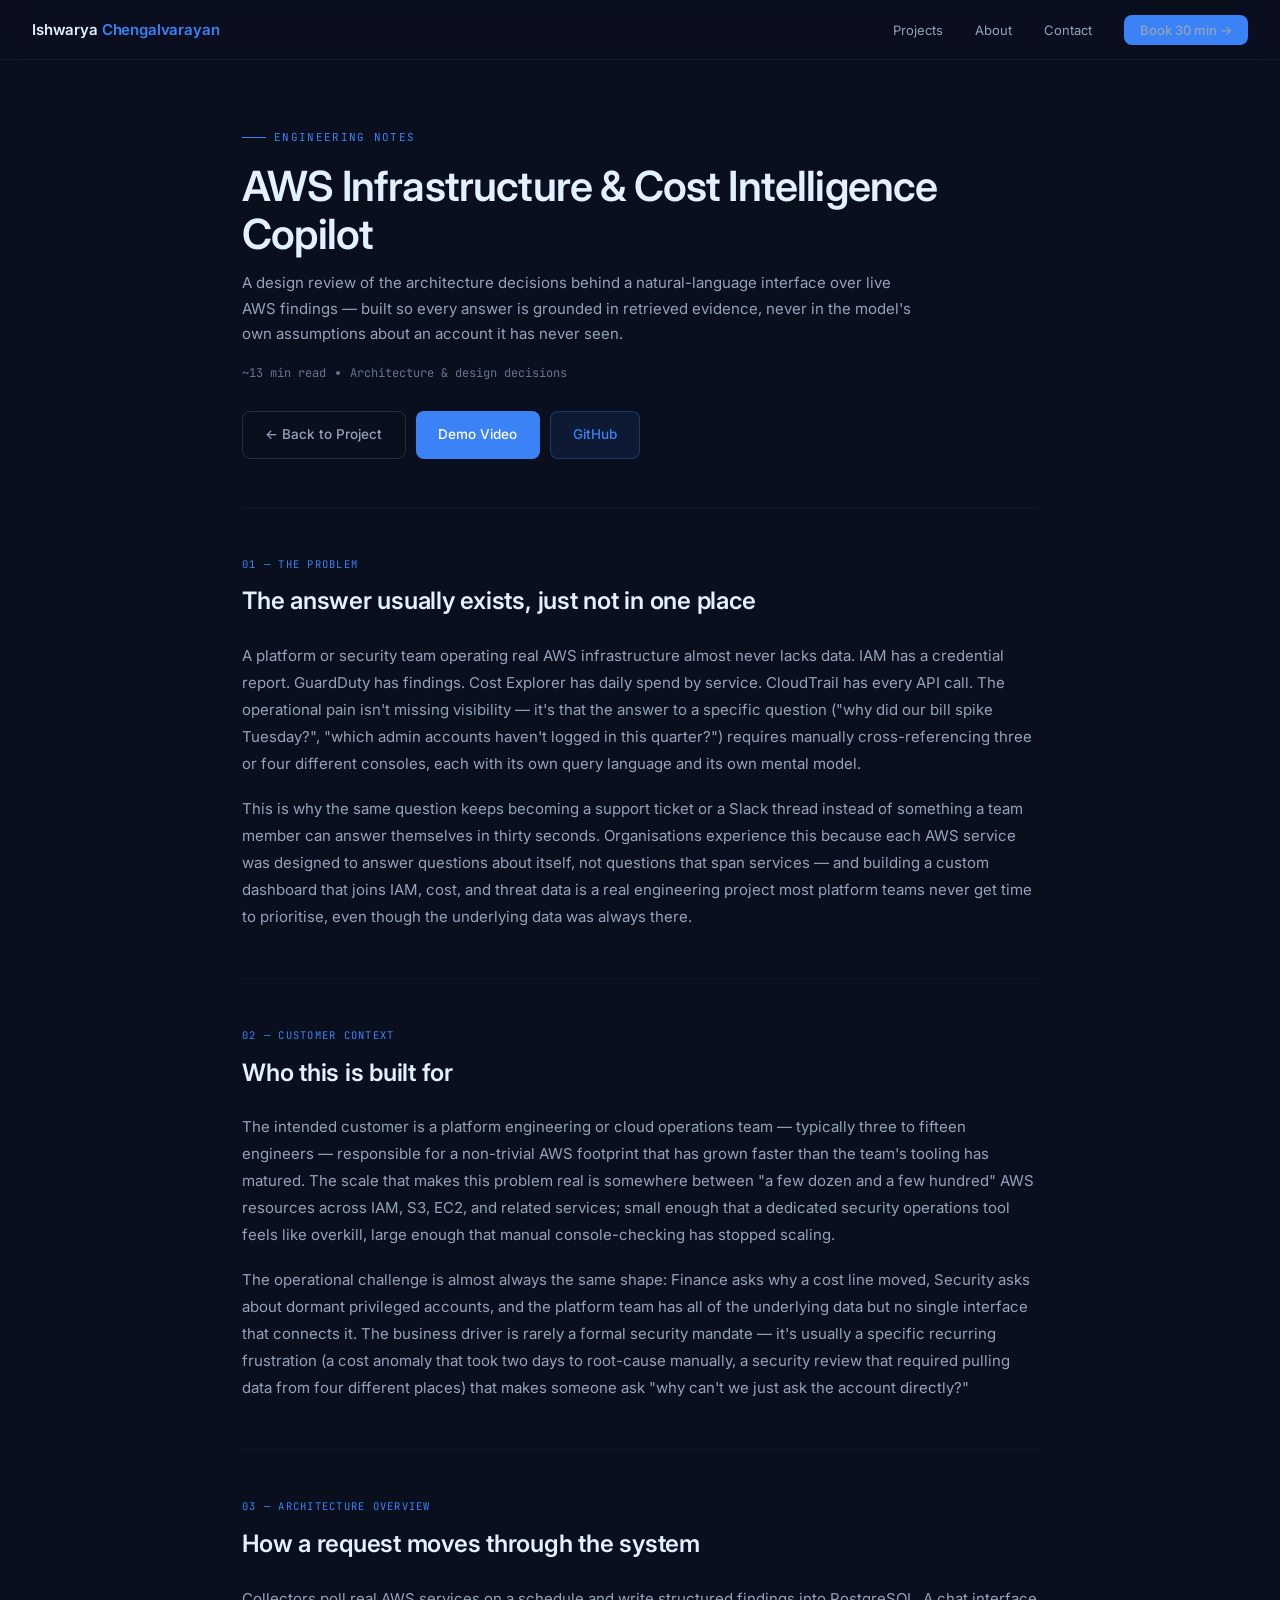
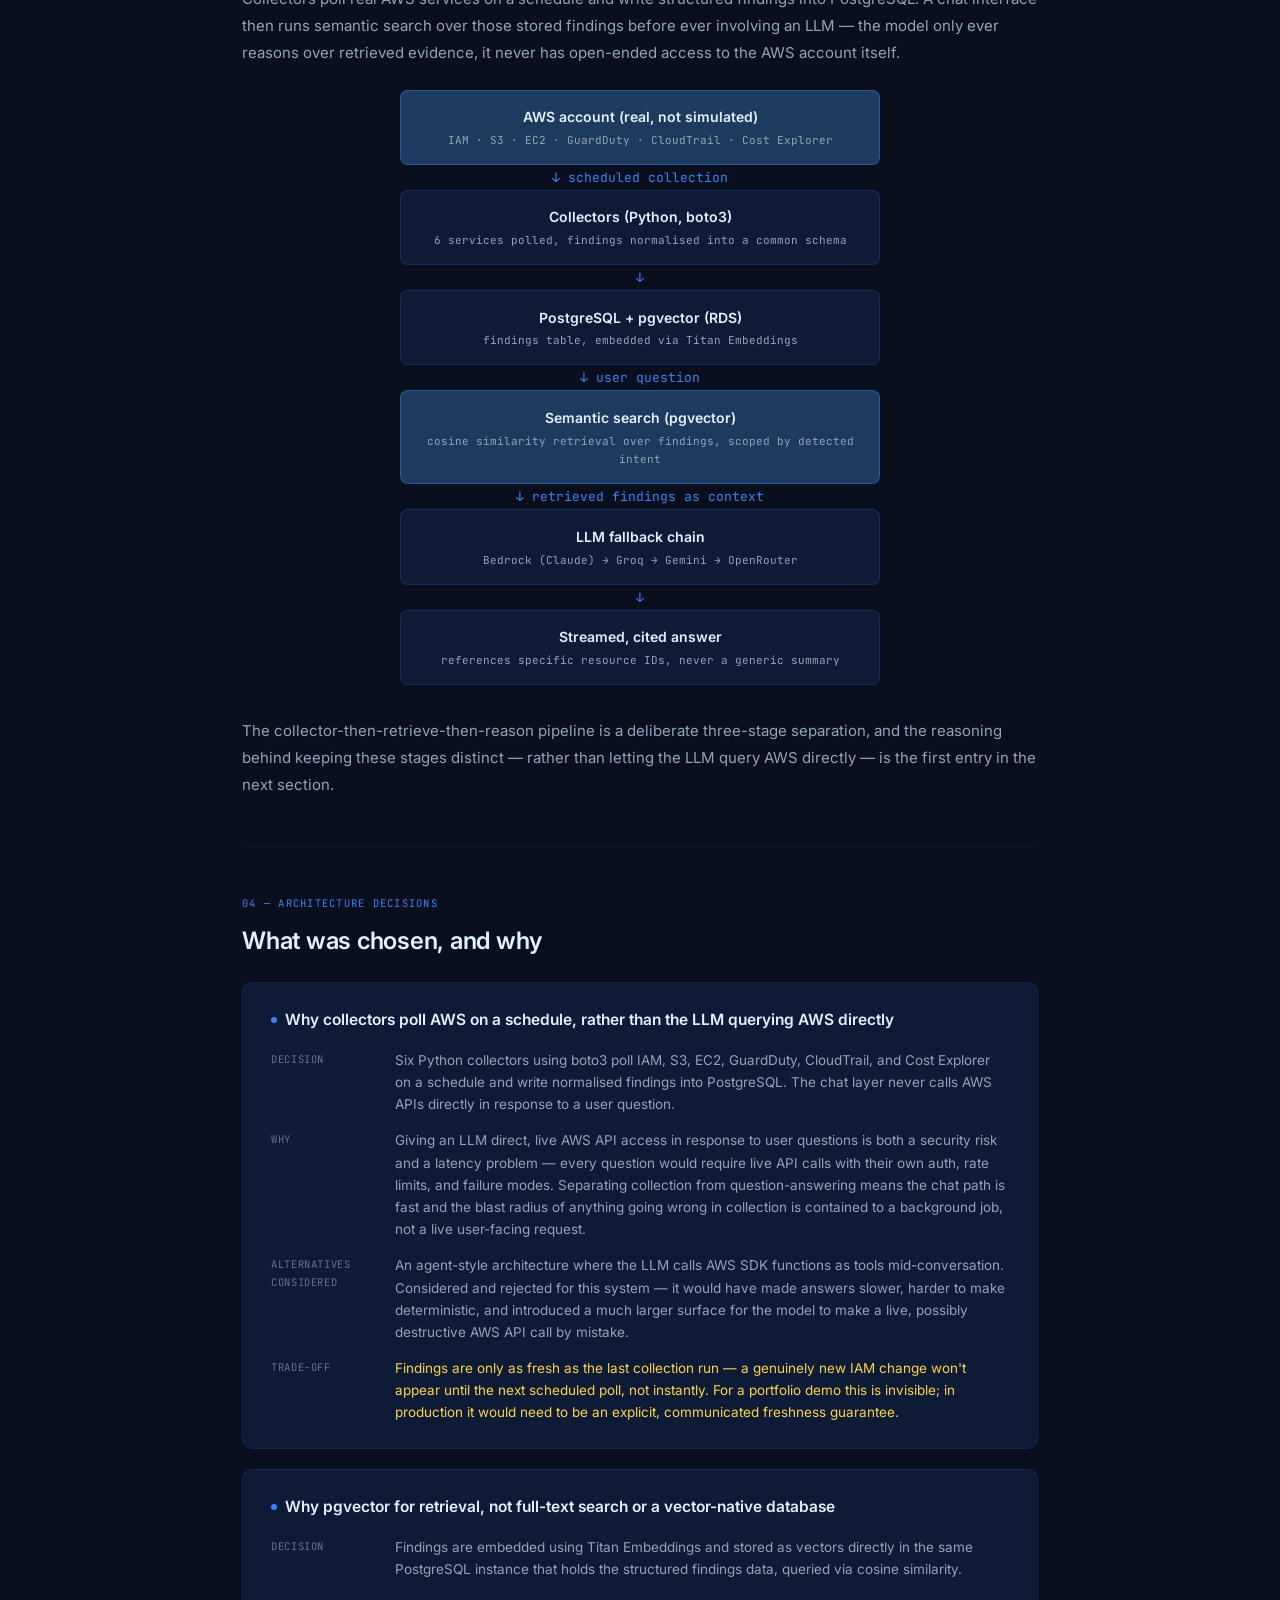
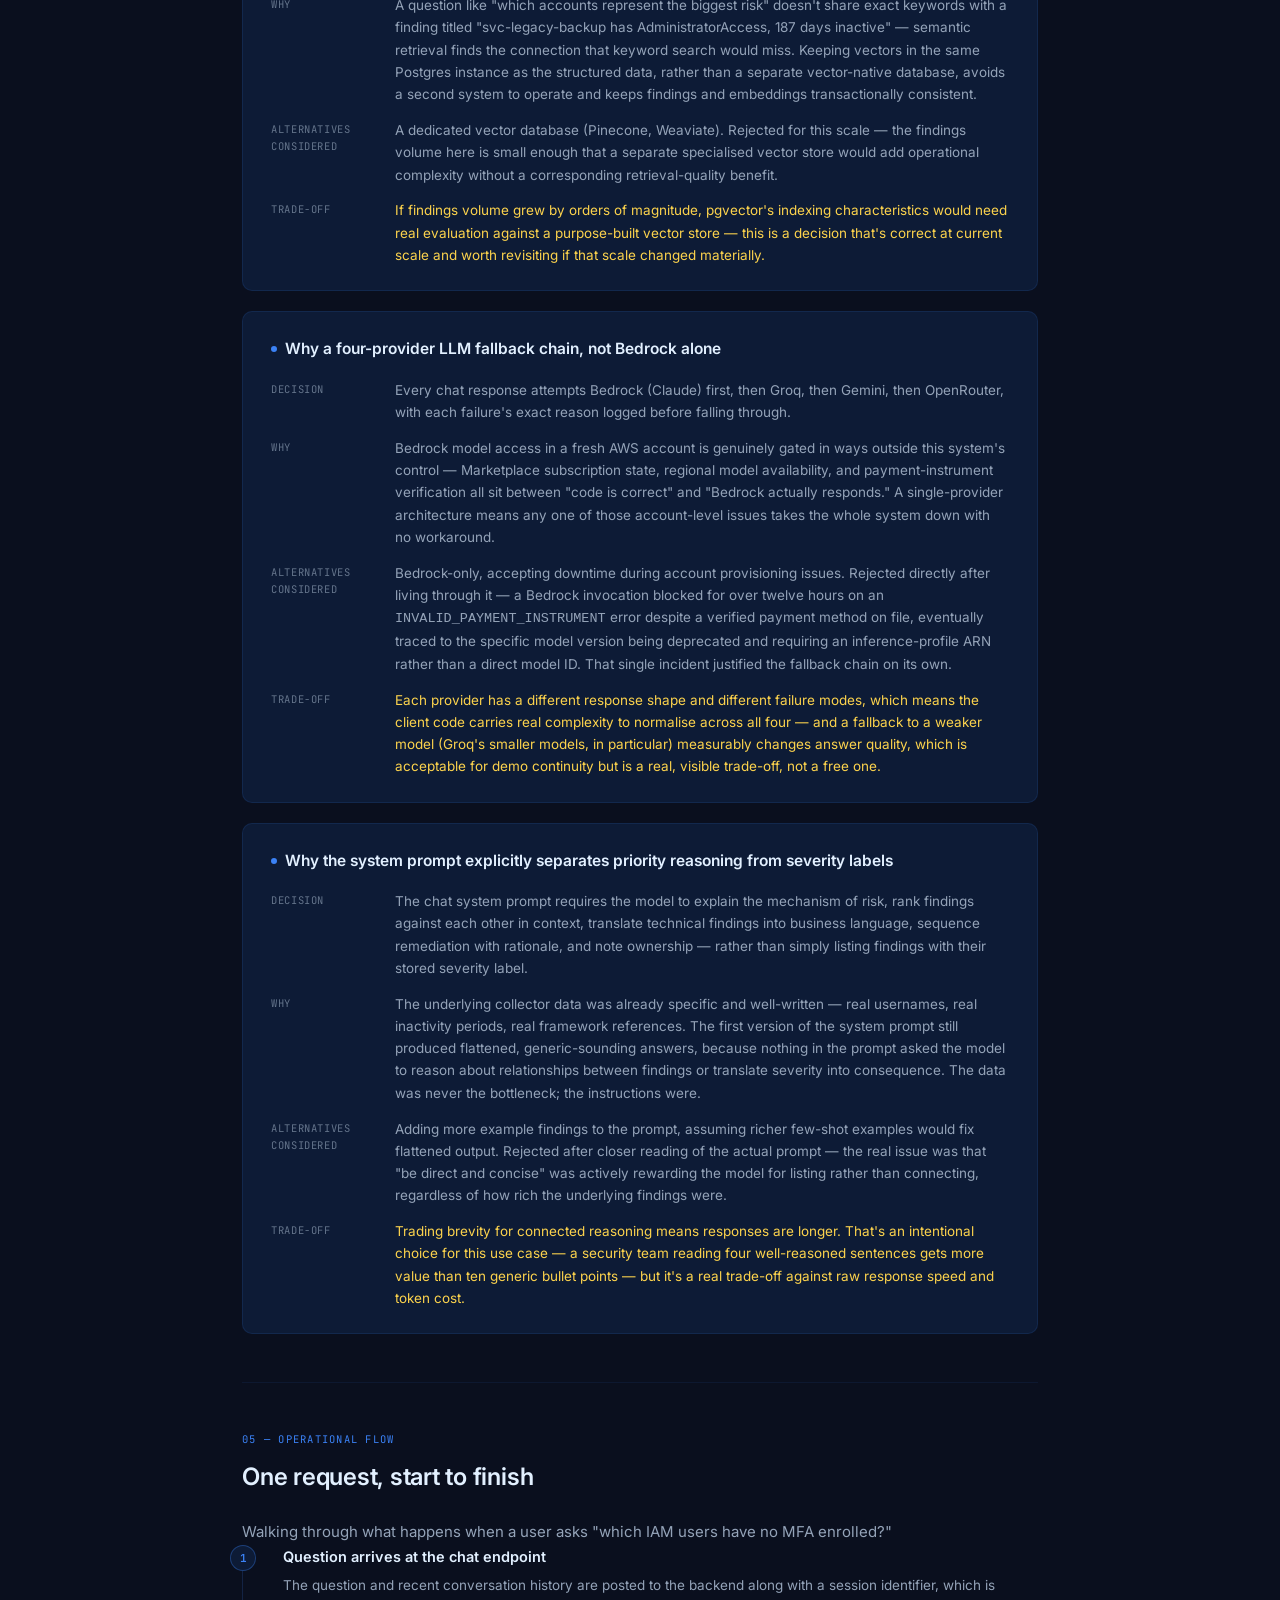
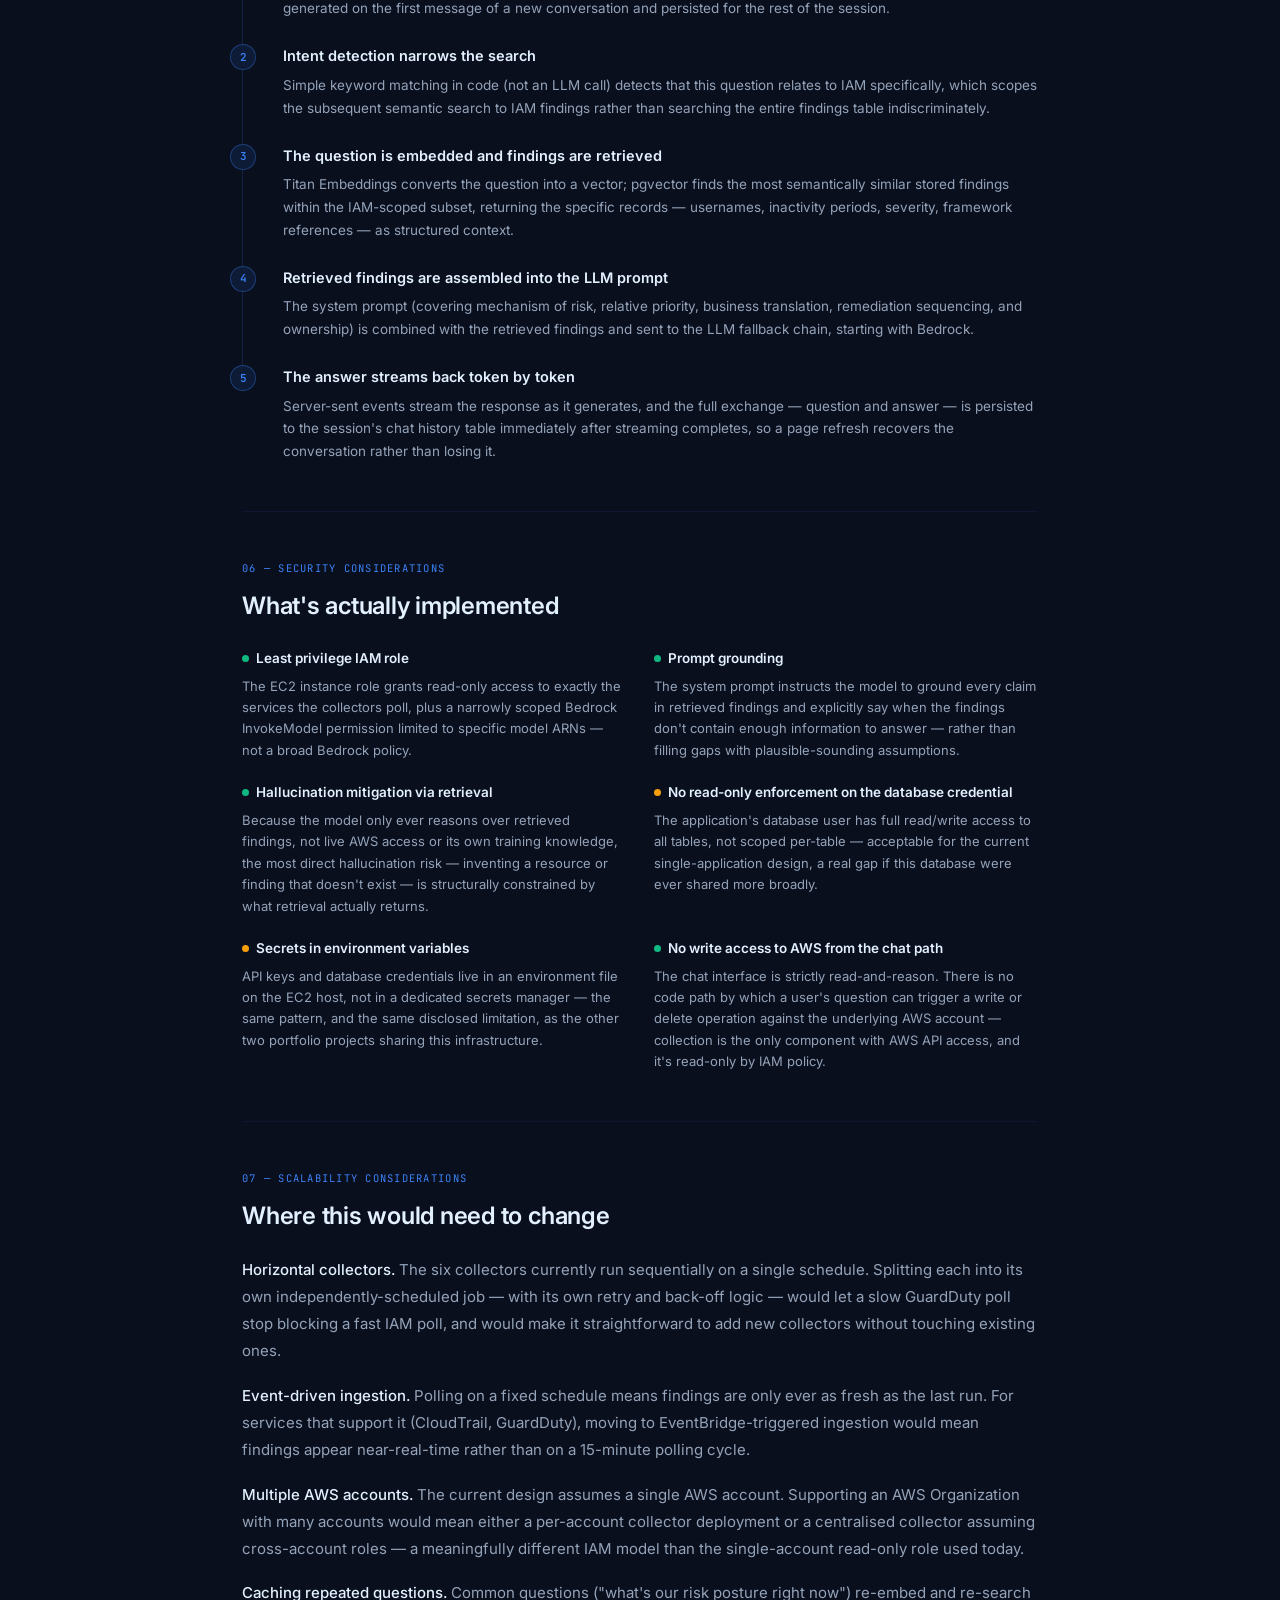
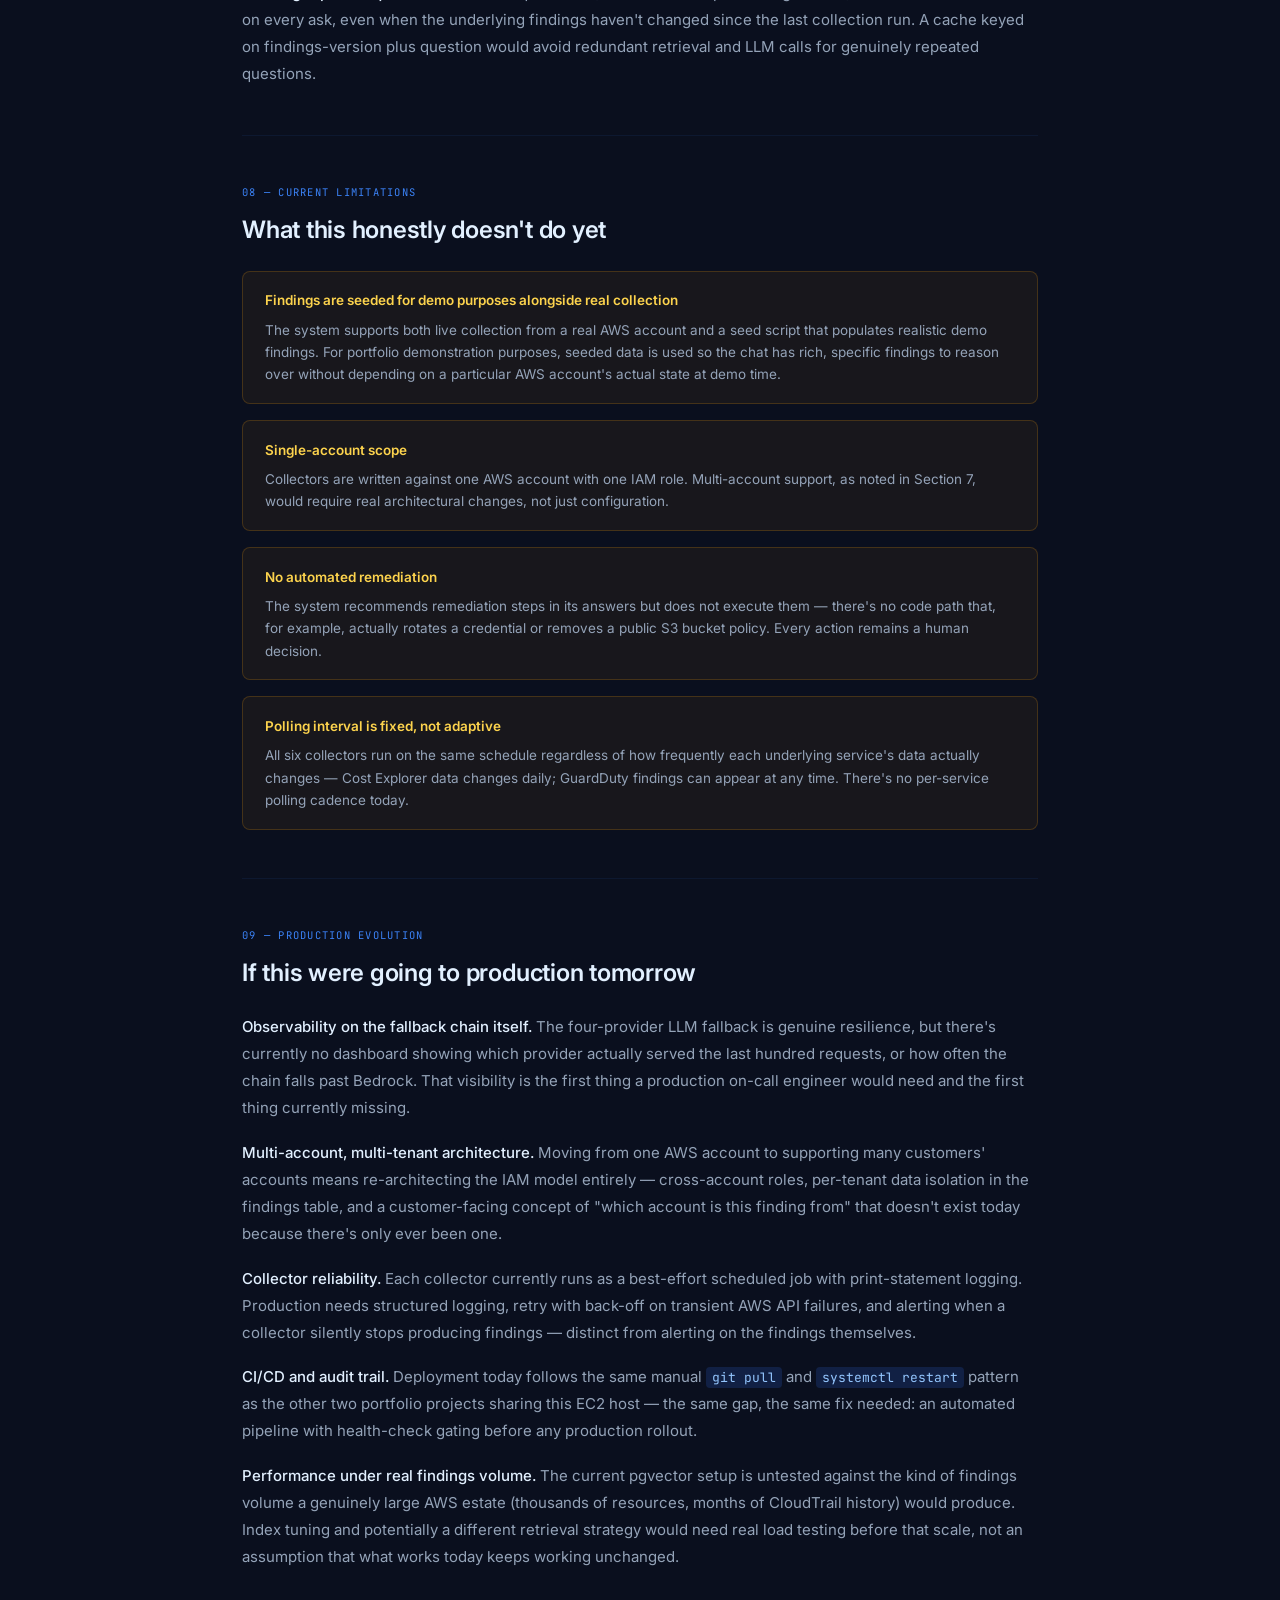
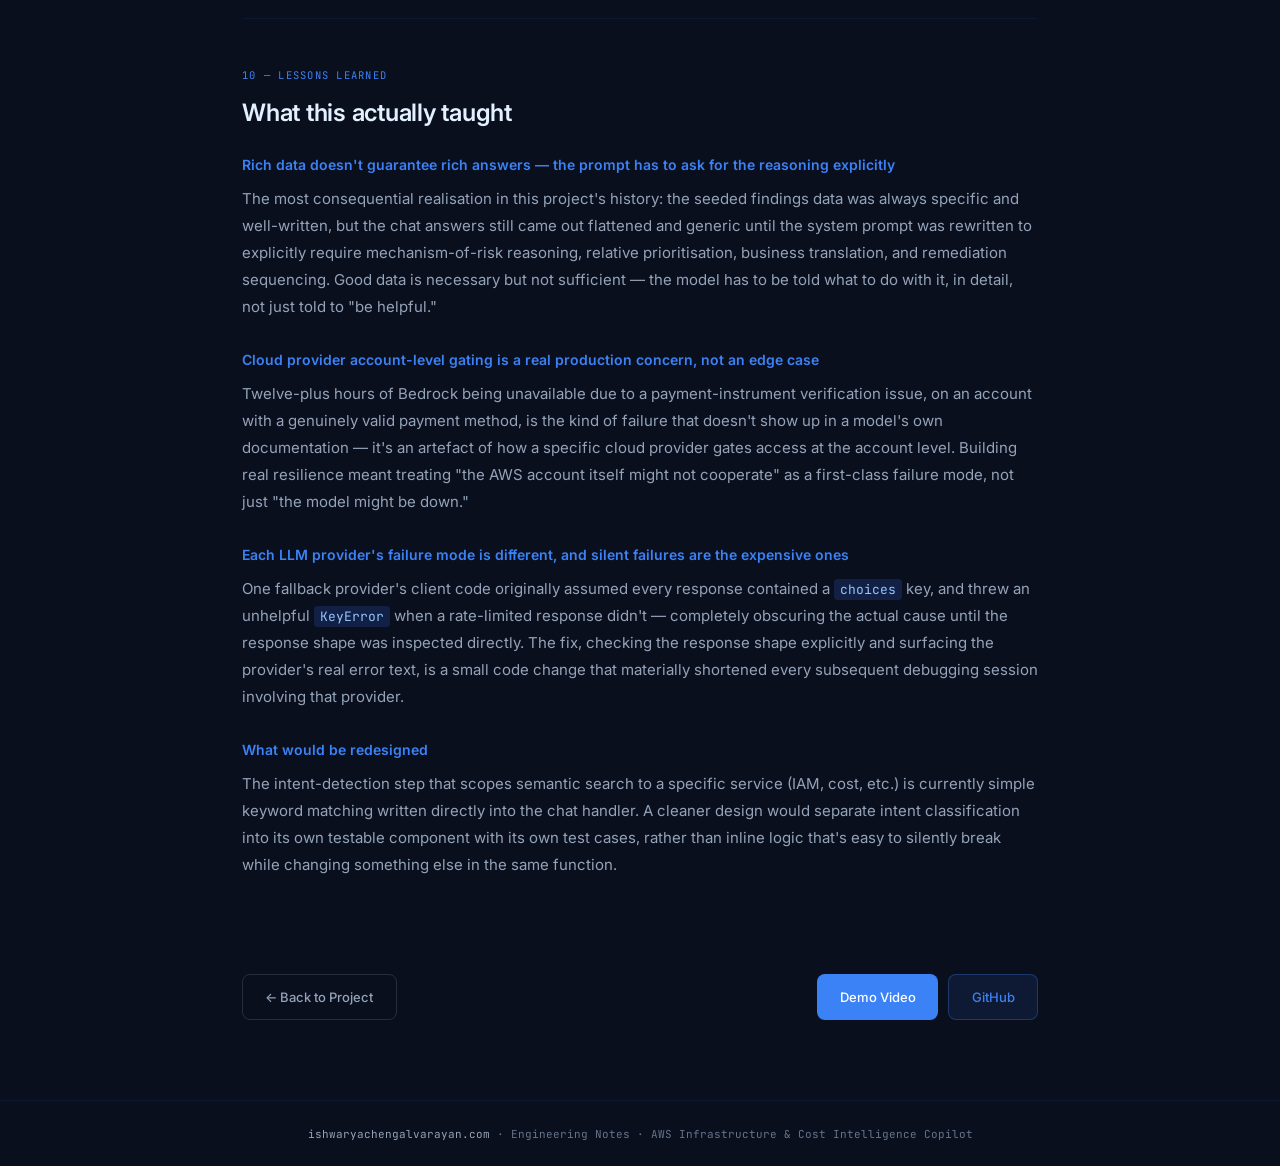
<file: projects/governance/engineering-notes/index.html>
<!DOCTYPE html>
<html lang="en">
<head>
<meta charset="UTF-8" />
<meta name="viewport" content="width=device-width, initial-scale=1.0" />
<title>Engineering Notes — AWS Infrastructure & Cost Intelligence Copilot | Ishwarya Chengalvarayan</title>
<meta name="description" content="Architecture decisions, trade-offs, and lessons learned building a natural-language interface over real AWS findings, grounded in pgvector retrieval rather than model memory." />
<link rel="preconnect" href="https://fonts.googleapis.com" />
<link href="https://fonts.googleapis.com/css2?family=JetBrains+Mono:wght@400;600;700&family=Inter:wght@300;400;500;600&display=swap" rel="stylesheet" />
<link rel="stylesheet" href="../../engineering-notes.css" />
</head>
<body>

<nav>
  <a href="../../../index.html" class="nav-name">Ishwarya <span>Chengalvarayan</span></a>
  <ul class="nav-links">
    <li><a href="../../../index.html#projects">Projects</a></li>
    <li><a href="../../../index.html#about">About</a></li>
    <li><a href="../../../index.html#contact">Contact</a></li>
    <li><a class="nav-cta" href="https://calendly.com/ishwaryalakshmi-c/30min" target="_blank">Book 30 min →</a></li>
  </ul>
</nav>

<!-- HERO -->
<div class="en-hero">
  <div class="en-kicker">Engineering Notes</div>
  <h1 class="en-title">AWS Infrastructure & Cost Intelligence Copilot</h1>
  <p class="en-desc">A design review of the architecture decisions behind a natural-language interface over live AWS findings — built so every answer is grounded in retrieved evidence, never in the model's own assumptions about an account it has never seen.</p>
  <div class="en-meta">
    <span>~13 min read</span>
    <span class="dot"></span>
    <span>Architecture &amp; design decisions</span>
  </div>
  <div class="en-cta-row">
    <a href="../../../index.html#projects" class="btn btn-ghost">← Back to Project</a>
    <a href="https://youtu.be/4oly4c6KHXA" target="_blank" class="btn btn-primary">Demo Video</a>
    <a href="https://github.com/IshwaryaLakshmiC/aws-governance-copilot" target="_blank" class="btn btn-secondary">GitHub</a>
  </div>
</div>

<div class="en-container">

  <!-- SECTION 1: THE PROBLEM -->
  <section class="en-section">
    <div class="en-section-label">01 — The Problem</div>
    <h2 class="en-section-title">The answer usually exists, just not in one place</h2>
    <div class="en-body">
      <p>A platform or security team operating real AWS infrastructure almost never lacks data. IAM has a credential report. GuardDuty has findings. Cost Explorer has daily spend by service. CloudTrail has every API call. The operational pain isn't missing visibility — it's that the answer to a specific question ("why did our bill spike Tuesday?", "which admin accounts haven't logged in this quarter?") requires manually cross-referencing three or four different consoles, each with its own query language and its own mental model.</p>
      <p>This is why the same question keeps becoming a support ticket or a Slack thread instead of something a team member can answer themselves in thirty seconds. Organisations experience this because each AWS service was designed to answer questions about itself, not questions that span services — and building a custom dashboard that joins IAM, cost, and threat data is a real engineering project most platform teams never get time to prioritise, even though the underlying data was always there.</p>
    </div>
  </section>

  <!-- SECTION 2: CUSTOMER CONTEXT -->
  <section class="en-section">
    <div class="en-section-label">02 — Customer Context</div>
    <h2 class="en-section-title">Who this is built for</h2>
    <div class="en-body">
      <p>The intended customer is a platform engineering or cloud operations team — typically three to fifteen engineers — responsible for a non-trivial AWS footprint that has grown faster than the team's tooling has matured. The scale that makes this problem real is somewhere between "a few dozen and a few hundred" AWS resources across IAM, S3, EC2, and related services; small enough that a dedicated security operations tool feels like overkill, large enough that manual console-checking has stopped scaling.</p>
      <p>The operational challenge is almost always the same shape: Finance asks why a cost line moved, Security asks about dormant privileged accounts, and the platform team has all of the underlying data but no single interface that connects it. The business driver is rarely a formal security mandate — it's usually a specific recurring frustration (a cost anomaly that took two days to root-cause manually, a security review that required pulling data from four different places) that makes someone ask "why can't we just ask the account directly?"</p>
    </div>
  </section>

  <!-- SECTION 3: ARCHITECTURE OVERVIEW -->
  <section class="en-section">
    <div class="en-section-label">03 — Architecture Overview</div>
    <h2 class="en-section-title">How a request moves through the system</h2>
    <div class="en-body">
      <p>Collectors poll real AWS services on a schedule and write structured findings into PostgreSQL. A chat interface then runs semantic search over those stored findings before ever involving an LLM — the model only ever reasons over retrieved evidence, it never has open-ended access to the AWS account itself.</p>
    </div>

    <div class="arch-diagram">
      <div class="arch-node accent"><div class="arch-node-label">AWS account (real, not simulated)</div><div class="arch-node-sub">IAM · S3 · EC2 · GuardDuty · CloudTrail · Cost Explorer</div></div>
      <div class="arch-arrow">↓ scheduled collection</div>
      <div class="arch-node"><div class="arch-node-label">Collectors (Python, boto3)</div><div class="arch-node-sub">6 services polled, findings normalised into a common schema</div></div>
      <div class="arch-arrow">↓</div>
      <div class="arch-node"><div class="arch-node-label">PostgreSQL + pgvector (RDS)</div><div class="arch-node-sub">findings table, embedded via Titan Embeddings</div></div>
      <div class="arch-arrow">↓ user question</div>
      <div class="arch-node accent"><div class="arch-node-label">Semantic search (pgvector)</div><div class="arch-node-sub">cosine similarity retrieval over findings, scoped by detected intent</div></div>
      <div class="arch-arrow">↓ retrieved findings as context</div>
      <div class="arch-node"><div class="arch-node-label">LLM fallback chain</div><div class="arch-node-sub">Bedrock (Claude) → Groq → Gemini → OpenRouter</div></div>
      <div class="arch-arrow">↓</div>
      <div class="arch-node"><div class="arch-node-label">Streamed, cited answer</div><div class="arch-node-sub">references specific resource IDs, never a generic summary</div></div>
    </div>

    <div class="en-body">
      <p>The collector-then-retrieve-then-reason pipeline is a deliberate three-stage separation, and the reasoning behind keeping these stages distinct — rather than letting the LLM query AWS directly — is the first entry in the next section.</p>
    </div>
  </section>

  <!-- SECTION 4: ARCHITECTURE DECISIONS -->
  <section class="en-section">
    <div class="en-section-label">04 — Architecture Decisions</div>
    <h2 class="en-section-title">What was chosen, and why</h2>

    <div class="decision-card">
      <div class="decision-title">Why collectors poll AWS on a schedule, rather than the LLM querying AWS directly</div>
      <div class="decision-row"><div class="decision-label">Decision</div><div class="decision-value">Six Python collectors using boto3 poll IAM, S3, EC2, GuardDuty, CloudTrail, and Cost Explorer on a schedule and write normalised findings into PostgreSQL. The chat layer never calls AWS APIs directly in response to a user question.</div></div>
      <div class="decision-row"><div class="decision-label">Why</div><div class="decision-value">Giving an LLM direct, live AWS API access in response to user questions is both a security risk and a latency problem — every question would require live API calls with their own auth, rate limits, and failure modes. Separating collection from question-answering means the chat path is fast and the blast radius of anything going wrong in collection is contained to a background job, not a live user-facing request.</div></div>
      <div class="decision-row"><div class="decision-label">Alternatives considered</div><div class="decision-value">An agent-style architecture where the LLM calls AWS SDK functions as tools mid-conversation. Considered and rejected for this system — it would have made answers slower, harder to make deterministic, and introduced a much larger surface for the model to make a live, possibly destructive AWS API call by mistake.</div></div>
      <div class="decision-row"><div class="decision-label">Trade-off</div><div class="decision-value tradeoff">Findings are only as fresh as the last collection run — a genuinely new IAM change won't appear until the next scheduled poll, not instantly. For a portfolio demo this is invisible; in production it would need to be an explicit, communicated freshness guarantee.</div></div>
    </div>

    <div class="decision-card">
      <div class="decision-title">Why pgvector for retrieval, not full-text search or a vector-native database</div>
      <div class="decision-row"><div class="decision-label">Decision</div><div class="decision-value">Findings are embedded using Titan Embeddings and stored as vectors directly in the same PostgreSQL instance that holds the structured findings data, queried via cosine similarity.</div></div>
      <div class="decision-row"><div class="decision-label">Why</div><div class="decision-value">A question like "which accounts represent the biggest risk" doesn't share exact keywords with a finding titled "svc-legacy-backup has AdministratorAccess, 187 days inactive" — semantic retrieval finds the connection that keyword search would miss. Keeping vectors in the same Postgres instance as the structured data, rather than a separate vector-native database, avoids a second system to operate and keeps findings and embeddings transactionally consistent.</div></div>
      <div class="decision-row"><div class="decision-label">Alternatives considered</div><div class="decision-value">A dedicated vector database (Pinecone, Weaviate). Rejected for this scale — the findings volume here is small enough that a separate specialised vector store would add operational complexity without a corresponding retrieval-quality benefit.</div></div>
      <div class="decision-row"><div class="decision-label">Trade-off</div><div class="decision-value tradeoff">If findings volume grew by orders of magnitude, pgvector's indexing characteristics would need real evaluation against a purpose-built vector store — this is a decision that's correct at current scale and worth revisiting if that scale changed materially.</div></div>
    </div>

    <div class="decision-card">
      <div class="decision-title">Why a four-provider LLM fallback chain, not Bedrock alone</div>
      <div class="decision-row"><div class="decision-label">Decision</div><div class="decision-value">Every chat response attempts Bedrock (Claude) first, then Groq, then Gemini, then OpenRouter, with each failure's exact reason logged before falling through.</div></div>
      <div class="decision-row"><div class="decision-label">Why</div><div class="decision-value">Bedrock model access in a fresh AWS account is genuinely gated in ways outside this system's control — Marketplace subscription state, regional model availability, and payment-instrument verification all sit between "code is correct" and "Bedrock actually responds." A single-provider architecture means any one of those account-level issues takes the whole system down with no workaround.</div></div>
      <div class="decision-row"><div class="decision-label">Alternatives considered</div><div class="decision-value">Bedrock-only, accepting downtime during account provisioning issues. Rejected directly after living through it — a Bedrock invocation blocked for over twelve hours on an <code>INVALID_PAYMENT_INSTRUMENT</code> error despite a verified payment method on file, eventually traced to the specific model version being deprecated and requiring an inference-profile ARN rather than a direct model ID. That single incident justified the fallback chain on its own.</div></div>
      <div class="decision-row"><div class="decision-label">Trade-off</div><div class="decision-value tradeoff">Each provider has a different response shape and different failure modes, which means the client code carries real complexity to normalise across all four — and a fallback to a weaker model (Groq's smaller models, in particular) measurably changes answer quality, which is acceptable for demo continuity but is a real, visible trade-off, not a free one.</div></div>
    </div>

    <div class="decision-card">
      <div class="decision-title">Why the system prompt explicitly separates priority reasoning from severity labels</div>
      <div class="decision-row"><div class="decision-label">Decision</div><div class="decision-value">The chat system prompt requires the model to explain the mechanism of risk, rank findings against each other in context, translate technical findings into business language, sequence remediation with rationale, and note ownership — rather than simply listing findings with their stored severity label.</div></div>
      <div class="decision-row"><div class="decision-label">Why</div><div class="decision-value">The underlying collector data was already specific and well-written — real usernames, real inactivity periods, real framework references. The first version of the system prompt still produced flattened, generic-sounding answers, because nothing in the prompt asked the model to reason about relationships between findings or translate severity into consequence. The data was never the bottleneck; the instructions were.</div></div>
      <div class="decision-row"><div class="decision-label">Alternatives considered</div><div class="decision-value">Adding more example findings to the prompt, assuming richer few-shot examples would fix flattened output. Rejected after closer reading of the actual prompt — the real issue was that "be direct and concise" was actively rewarding the model for listing rather than connecting, regardless of how rich the underlying findings were.</div></div>
      <div class="decision-row"><div class="decision-label">Trade-off</div><div class="decision-value tradeoff">Trading brevity for connected reasoning means responses are longer. That's an intentional choice for this use case — a security team reading four well-reasoned sentences gets more value than ten generic bullet points — but it's a real trade-off against raw response speed and token cost.</div></div>
    </div>
  </section>

  <!-- SECTION 5: OPERATIONAL FLOW -->
  <section class="en-section">
    <div class="en-section-label">05 — Operational Flow</div>
    <h2 class="en-section-title">One request, start to finish</h2>
    <div class="en-body">
      <p>Walking through what happens when a user asks "which IAM users have no MFA enrolled?"</p>
    </div>

    <div class="flow-list">
      <div class="flow-step">
        <div class="flow-step-title">Question arrives at the chat endpoint</div>
        <div class="flow-step-desc">The question and recent conversation history are posted to the backend along with a session identifier, which is generated on the first message of a new conversation and persisted for the rest of the session.</div>
      </div>
      <div class="flow-step">
        <div class="flow-step-title">Intent detection narrows the search</div>
        <div class="flow-step-desc">Simple keyword matching in code (not an LLM call) detects that this question relates to IAM specifically, which scopes the subsequent semantic search to IAM findings rather than searching the entire findings table indiscriminately.</div>
      </div>
      <div class="flow-step">
        <div class="flow-step-title">The question is embedded and findings are retrieved</div>
        <div class="flow-step-desc">Titan Embeddings converts the question into a vector; pgvector finds the most semantically similar stored findings within the IAM-scoped subset, returning the specific records — usernames, inactivity periods, severity, framework references — as structured context.</div>
      </div>
      <div class="flow-step">
        <div class="flow-step-title">Retrieved findings are assembled into the LLM prompt</div>
        <div class="flow-step-desc">The system prompt (covering mechanism of risk, relative priority, business translation, remediation sequencing, and ownership) is combined with the retrieved findings and sent to the LLM fallback chain, starting with Bedrock.</div>
      </div>
      <div class="flow-step">
        <div class="flow-step-title">The answer streams back token by token</div>
        <div class="flow-step-desc">Server-sent events stream the response as it generates, and the full exchange — question and answer — is persisted to the session's chat history table immediately after streaming completes, so a page refresh recovers the conversation rather than losing it.</div>
      </div>
    </div>
  </section>

  <!-- SECTION 6: SECURITY CONSIDERATIONS -->
  <section class="en-section">
    <div class="en-section-label">06 — Security Considerations</div>
    <h2 class="en-section-title">What's actually implemented</h2>
    <div class="check-grid">
      <div>
        <div class="check-item-title"><span class="ic on"></span>Least privilege IAM role</div>
        <div class="check-item-desc">The EC2 instance role grants read-only access to exactly the services the collectors poll, plus a narrowly scoped Bedrock InvokeModel permission limited to specific model ARNs — not a broad Bedrock policy.</div>
      </div>
      <div>
        <div class="check-item-title"><span class="ic on"></span>Prompt grounding</div>
        <div class="check-item-desc">The system prompt instructs the model to ground every claim in retrieved findings and explicitly say when the findings don't contain enough information to answer — rather than filling gaps with plausible-sounding assumptions.</div>
      </div>
      <div>
        <div class="check-item-title"><span class="ic on"></span>Hallucination mitigation via retrieval</div>
        <div class="check-item-desc">Because the model only ever reasons over retrieved findings, not live AWS access or its own training knowledge, the most direct hallucination risk — inventing a resource or finding that doesn't exist — is structurally constrained by what retrieval actually returns.</div>
      </div>
      <div>
        <div class="check-item-title"><span class="ic partial">​</span>No read-only enforcement on the database credential</div>
        <div class="check-item-desc">The application's database user has full read/write access to all tables, not scoped per-table — acceptable for the current single-application design, a real gap if this database were ever shared more broadly.</div>
      </div>
      <div>
        <div class="check-item-title"><span class="ic partial">​</span>Secrets in environment variables</div>
        <div class="check-item-desc">API keys and database credentials live in an environment file on the EC2 host, not in a dedicated secrets manager — the same pattern, and the same disclosed limitation, as the other two portfolio projects sharing this infrastructure.</div>
      </div>
      <div>
        <div class="check-item-title"><span class="ic on"></span>No write access to AWS from the chat path</div>
        <div class="check-item-desc">The chat interface is strictly read-and-reason. There is no code path by which a user's question can trigger a write or delete operation against the underlying AWS account — collection is the only component with AWS API access, and it's read-only by IAM policy.</div>
      </div>
    </div>
  </section>

  <!-- SECTION 7: SCALABILITY CONSIDERATIONS -->
  <section class="en-section">
    <div class="en-section-label">07 — Scalability Considerations</div>
    <h2 class="en-section-title">Where this would need to change</h2>
    <div class="en-body">
      <p><strong>Horizontal collectors.</strong> The six collectors currently run sequentially on a single schedule. Splitting each into its own independently-scheduled job — with its own retry and back-off logic — would let a slow GuardDuty poll stop blocking a fast IAM poll, and would make it straightforward to add new collectors without touching existing ones.</p>
      <p><strong>Event-driven ingestion.</strong> Polling on a fixed schedule means findings are only ever as fresh as the last run. For services that support it (CloudTrail, GuardDuty), moving to EventBridge-triggered ingestion would mean findings appear near-real-time rather than on a 15-minute polling cycle.</p>
      <p><strong>Multiple AWS accounts.</strong> The current design assumes a single AWS account. Supporting an AWS Organization with many accounts would mean either a per-account collector deployment or a centralised collector assuming cross-account roles — a meaningfully different IAM model than the single-account read-only role used today.</p>
      <p><strong>Caching repeated questions.</strong> Common questions ("what's our risk posture right now") re-embed and re-search on every ask, even when the underlying findings haven't changed since the last collection run. A cache keyed on findings-version plus question would avoid redundant retrieval and LLM calls for genuinely repeated questions.</p>
    </div>
  </section>

  <!-- SECTION 8: CURRENT LIMITATIONS -->
  <section class="en-section">
    <div class="en-section-label">08 — Current Limitations</div>
    <h2 class="en-section-title">What this honestly doesn't do yet</h2>
    <div class="limitation-card">
      <div class="limitation-title">Findings are seeded for demo purposes alongside real collection</div>
      <div class="limitation-desc">The system supports both live collection from a real AWS account and a seed script that populates realistic demo findings. For portfolio demonstration purposes, seeded data is used so the chat has rich, specific findings to reason over without depending on a particular AWS account's actual state at demo time.</div>
    </div>
    <div class="limitation-card">
      <div class="limitation-title">Single-account scope</div>
      <div class="limitation-desc">Collectors are written against one AWS account with one IAM role. Multi-account support, as noted in Section 7, would require real architectural changes, not just configuration.</div>
    </div>
    <div class="limitation-card">
      <div class="limitation-title">No automated remediation</div>
      <div class="limitation-desc">The system recommends remediation steps in its answers but does not execute them — there's no code path that, for example, actually rotates a credential or removes a public S3 bucket policy. Every action remains a human decision.</div>
    </div>
    <div class="limitation-card">
      <div class="limitation-title">Polling interval is fixed, not adaptive</div>
      <div class="limitation-desc">All six collectors run on the same schedule regardless of how frequently each underlying service's data actually changes — Cost Explorer data changes daily; GuardDuty findings can appear at any time. There's no per-service polling cadence today.</div>
    </div>
  </section>

  <!-- SECTION 9: PRODUCTION EVOLUTION -->
  <section class="en-section">
    <div class="en-section-label">09 — Production Evolution</div>
    <h2 class="en-section-title">If this were going to production tomorrow</h2>
    <div class="en-body">
      <p><strong>Observability on the fallback chain itself.</strong> The four-provider LLM fallback is genuine resilience, but there's currently no dashboard showing which provider actually served the last hundred requests, or how often the chain falls past Bedrock. That visibility is the first thing a production on-call engineer would need and the first thing currently missing.</p>
      <p><strong>Multi-account, multi-tenant architecture.</strong> Moving from one AWS account to supporting many customers' accounts means re-architecting the IAM model entirely — cross-account roles, per-tenant data isolation in the findings table, and a customer-facing concept of "which account is this finding from" that doesn't exist today because there's only ever been one.</p>
      <p><strong>Collector reliability.</strong> Each collector currently runs as a best-effort scheduled job with print-statement logging. Production needs structured logging, retry with back-off on transient AWS API failures, and alerting when a collector silently stops producing findings — distinct from alerting on the findings themselves.</p>
      <p><strong>CI/CD and audit trail.</strong> Deployment today follows the same manual <code>git pull</code> and <code>systemctl restart</code> pattern as the other two portfolio projects sharing this EC2 host — the same gap, the same fix needed: an automated pipeline with health-check gating before any production rollout.</p>
      <p><strong>Performance under real findings volume.</strong> The current pgvector setup is untested against the kind of findings volume a genuinely large AWS estate (thousands of resources, months of CloudTrail history) would produce. Index tuning and potentially a different retrieval strategy would need real load testing before that scale, not an assumption that what works today keeps working unchanged.</p>
    </div>
  </section>

  <!-- SECTION 10: LESSONS LEARNED -->
  <section class="en-section">
    <div class="en-section-label">10 — Lessons Learned</div>
    <h2 class="en-section-title">What this actually taught</h2>

    <div class="lesson-block">
      <div class="lesson-heading">Rich data doesn't guarantee rich answers — the prompt has to ask for the reasoning explicitly</div>
      <div class="en-body"><p>The most consequential realisation in this project's history: the seeded findings data was always specific and well-written, but the chat answers still came out flattened and generic until the system prompt was rewritten to explicitly require mechanism-of-risk reasoning, relative prioritisation, business translation, and remediation sequencing. Good data is necessary but not sufficient — the model has to be told what to do with it, in detail, not just told to "be helpful."</p></div>
    </div>

    <div class="lesson-block">
      <div class="lesson-heading">Cloud provider account-level gating is a real production concern, not an edge case</div>
      <div class="en-body"><p>Twelve-plus hours of Bedrock being unavailable due to a payment-instrument verification issue, on an account with a genuinely valid payment method, is the kind of failure that doesn't show up in a model's own documentation — it's an artefact of how a specific cloud provider gates access at the account level. Building real resilience meant treating "the AWS account itself might not cooperate" as a first-class failure mode, not just "the model might be down."</p></div>
    </div>

    <div class="lesson-block">
      <div class="lesson-heading">Each LLM provider's failure mode is different, and silent failures are the expensive ones</div>
      <div class="en-body"><p>One fallback provider's client code originally assumed every response contained a <code>choices</code> key, and threw an unhelpful <code>KeyError</code> when a rate-limited response didn't — completely obscuring the actual cause until the response shape was inspected directly. The fix, checking the response shape explicitly and surfacing the provider's real error text, is a small code change that materially shortened every subsequent debugging session involving that provider.</p></div>
    </div>

    <div class="lesson-block">
      <div class="lesson-heading">What would be redesigned</div>
      <div class="en-body"><p>The intent-detection step that scopes semantic search to a specific service (IAM, cost, etc.) is currently simple keyword matching written directly into the chat handler. A cleaner design would separate intent classification into its own testable component with its own test cases, rather than inline logic that's easy to silently break while changing something else in the same function.</p></div>
    </div>
  </section>

  <!-- FOOTER NAV -->
  <div class="en-footer-nav">
    <a href="../../../index.html#projects" class="btn btn-ghost">← Back to Project</a>
    <div style="display:flex;gap:10px;flex-wrap:wrap">
      <a href="https://youtu.be/4oly4c6KHXA" target="_blank" class="btn btn-primary">Demo Video</a>
      <a href="https://github.com/IshwaryaLakshmiC/aws-governance-copilot" target="_blank" class="btn btn-secondary">GitHub</a>
    </div>
  </div>

</div>

<footer>
  <a href="../../../index.html">ishwaryachengalvarayan.com</a> · Engineering Notes · AWS Infrastructure &amp; Cost Intelligence Copilot
</footer>

</body>
</html>
</file>
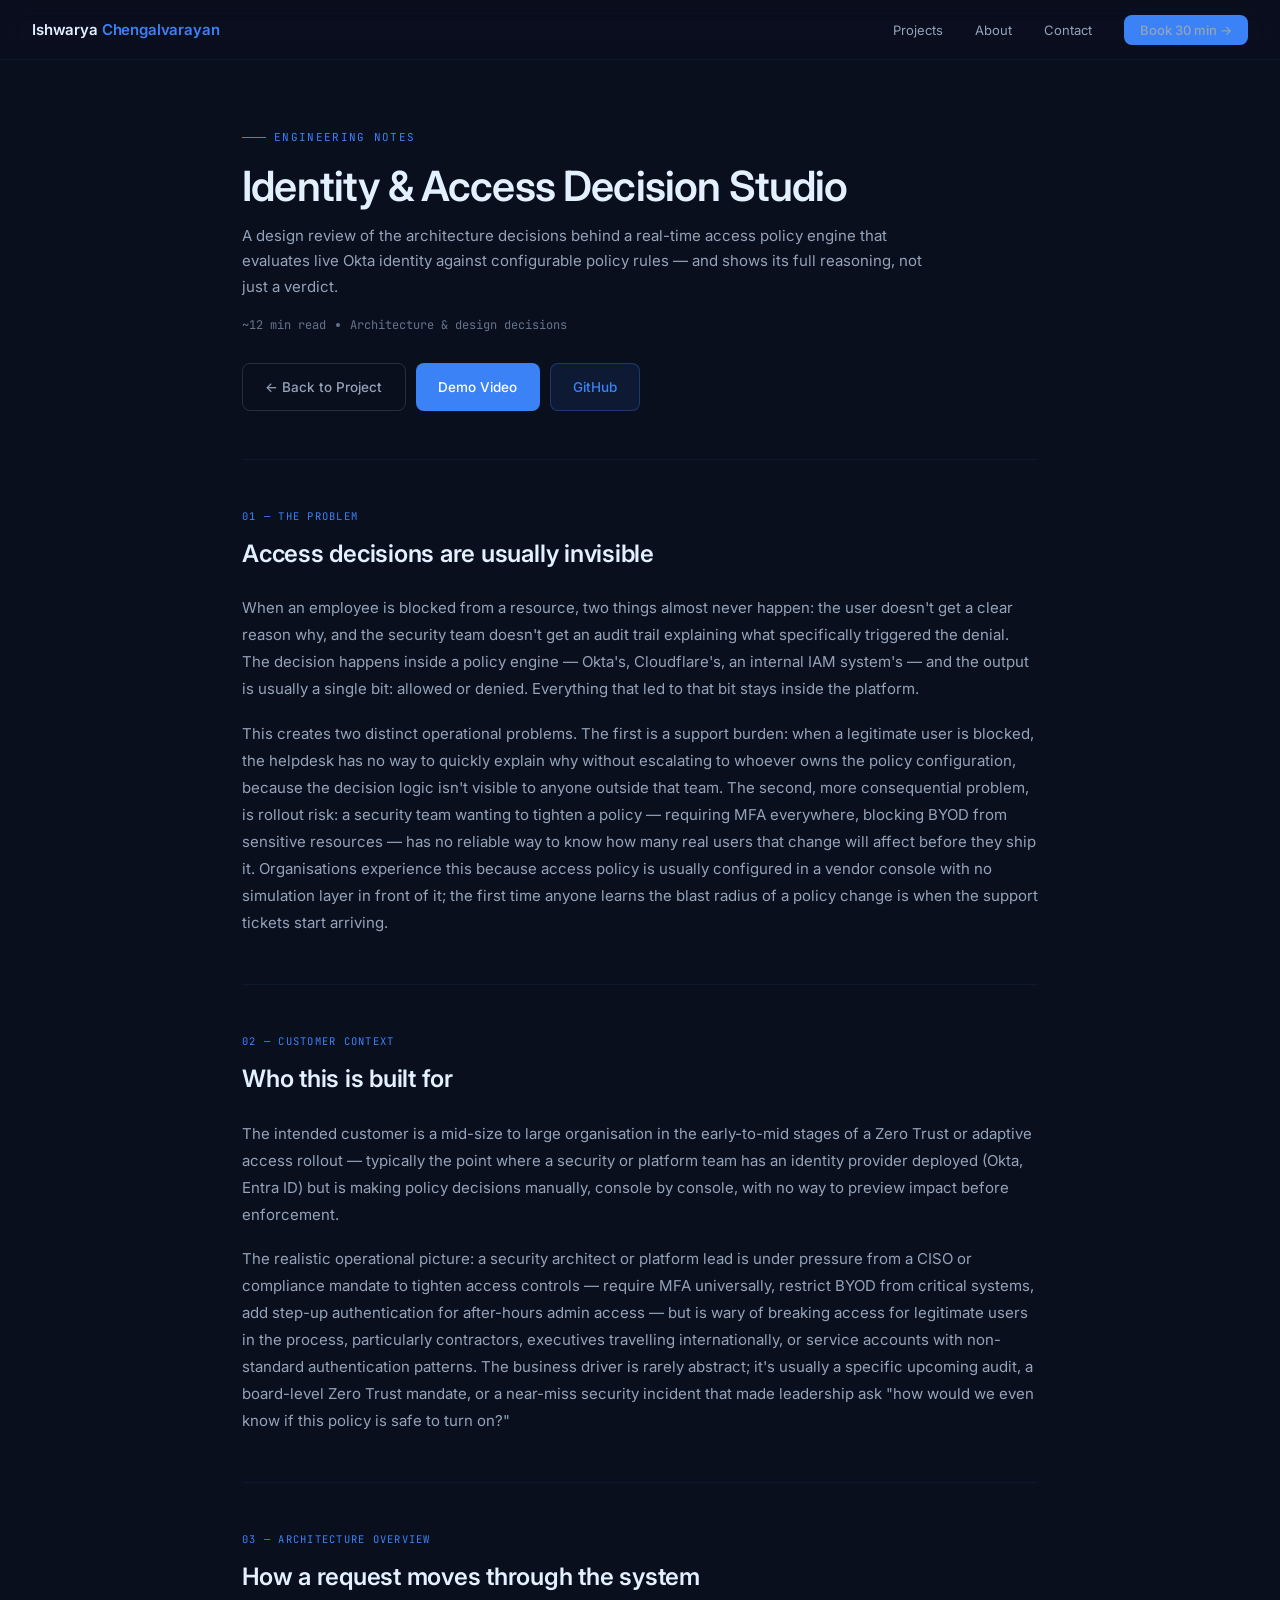
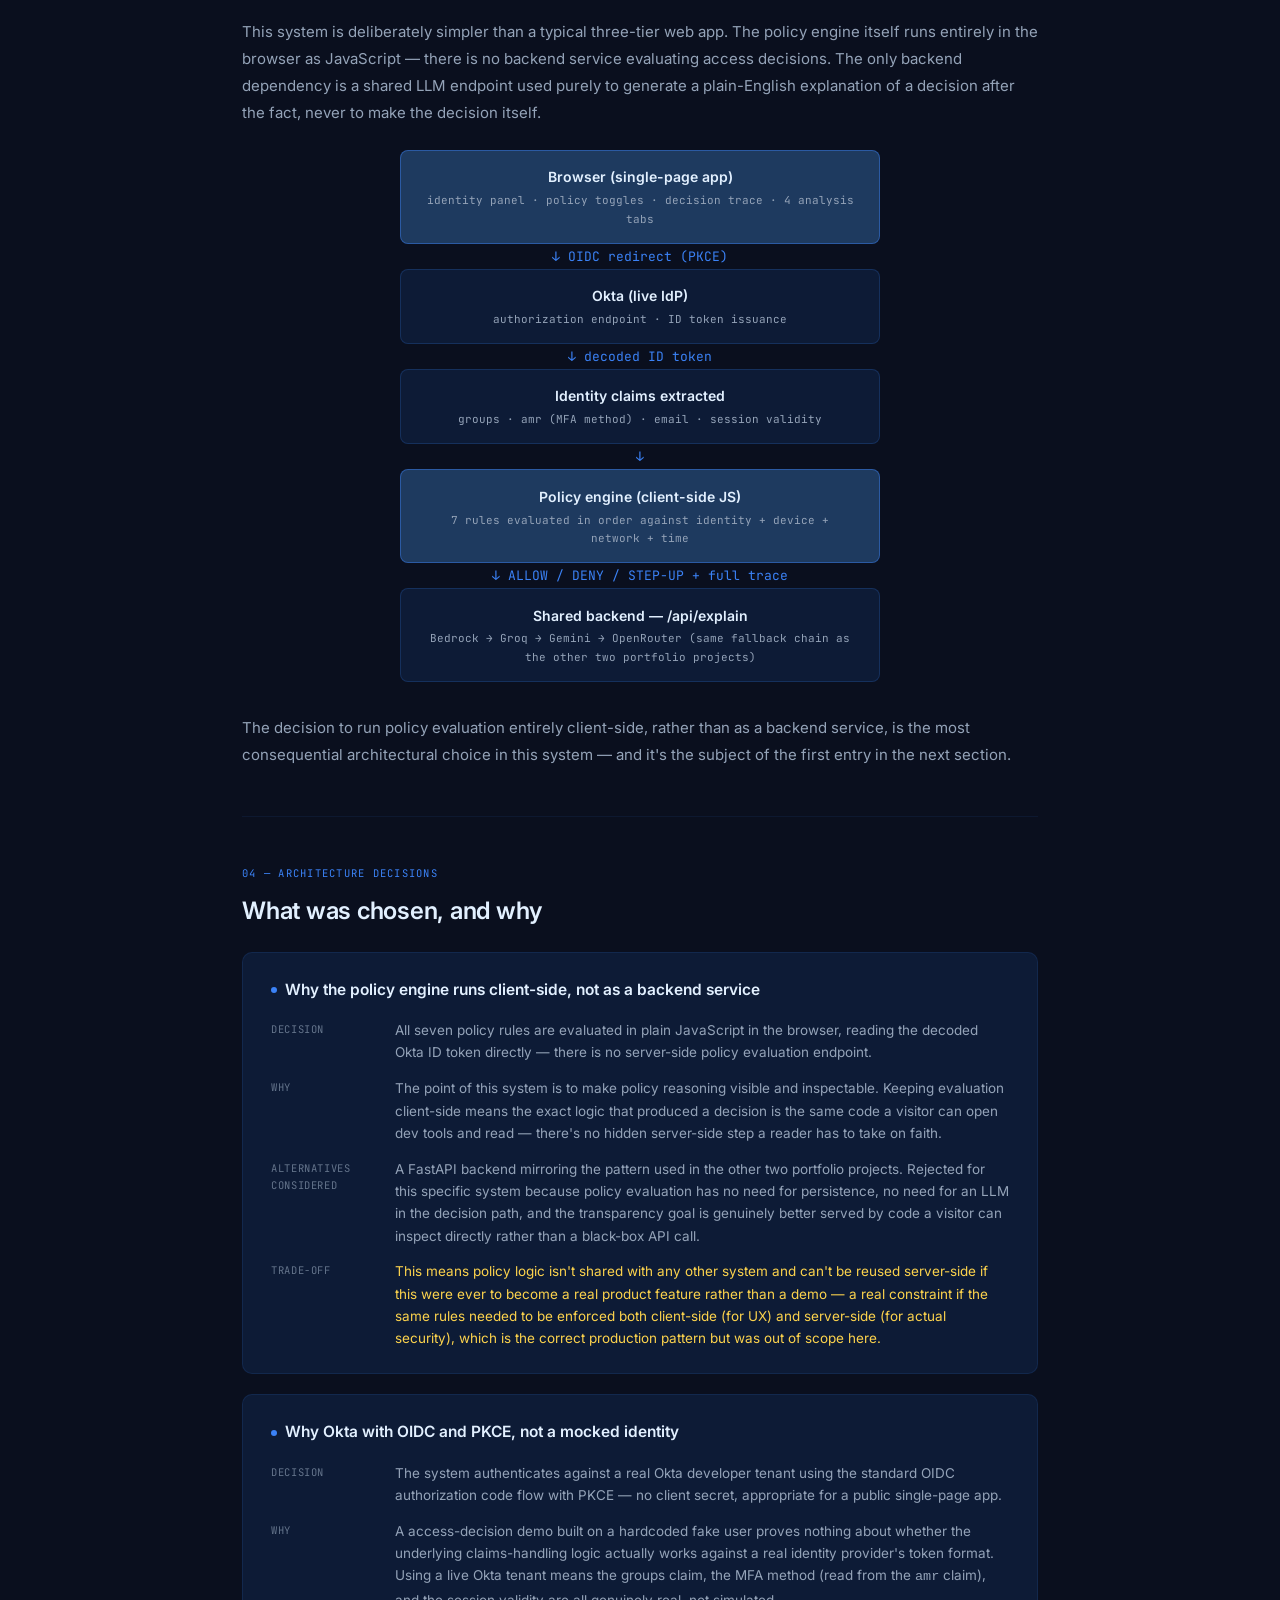
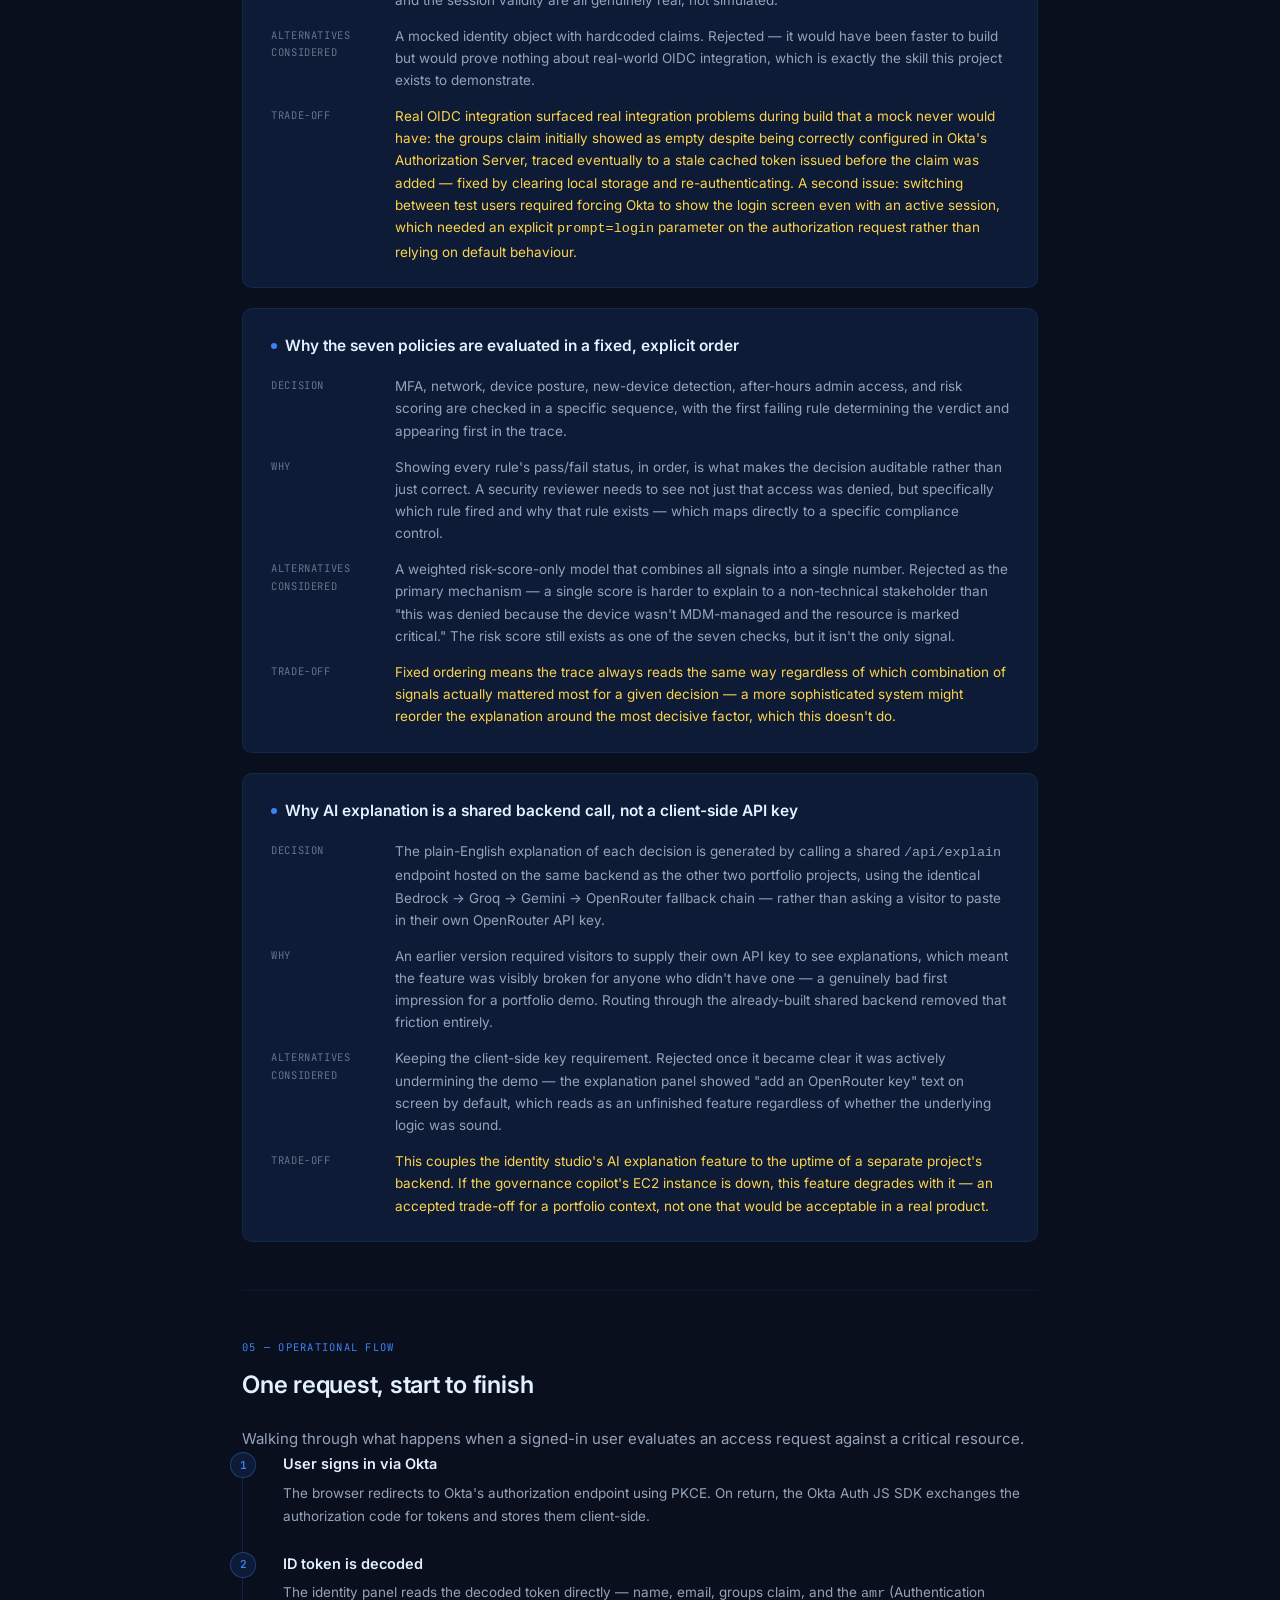
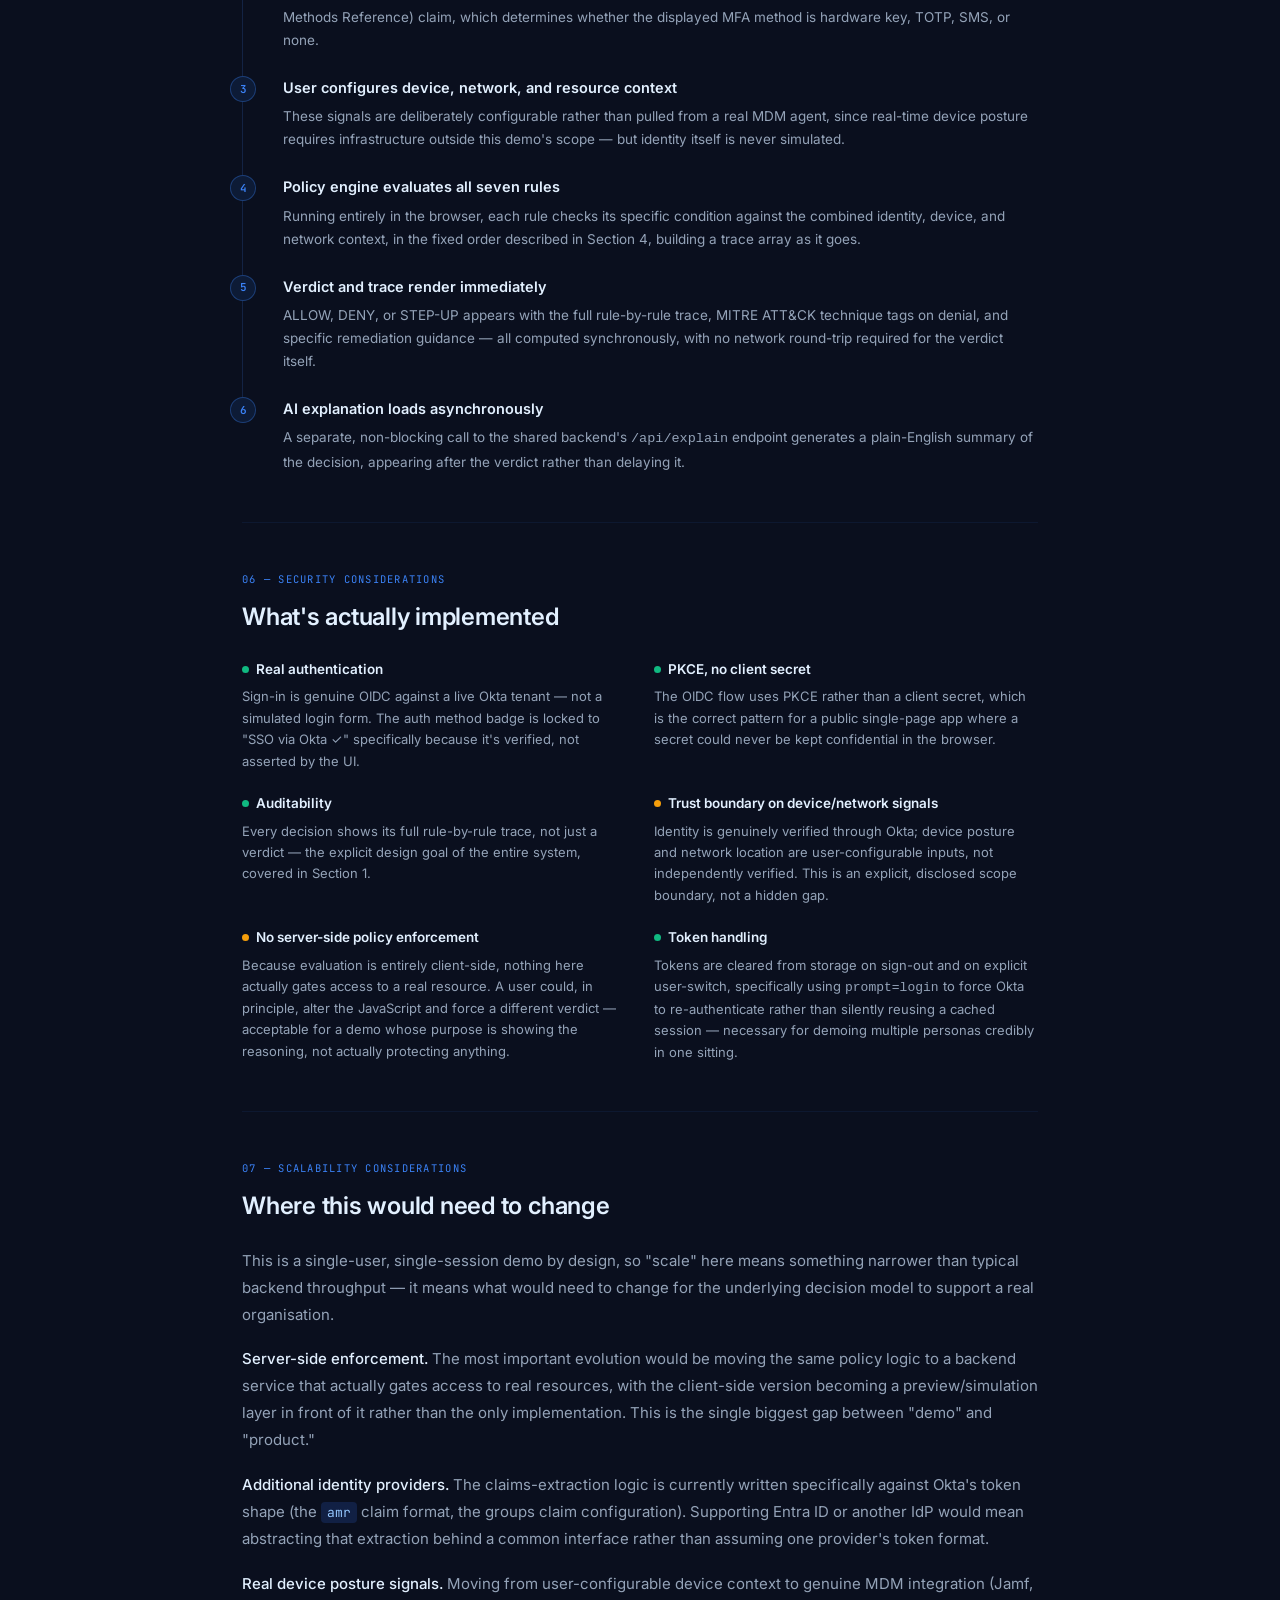
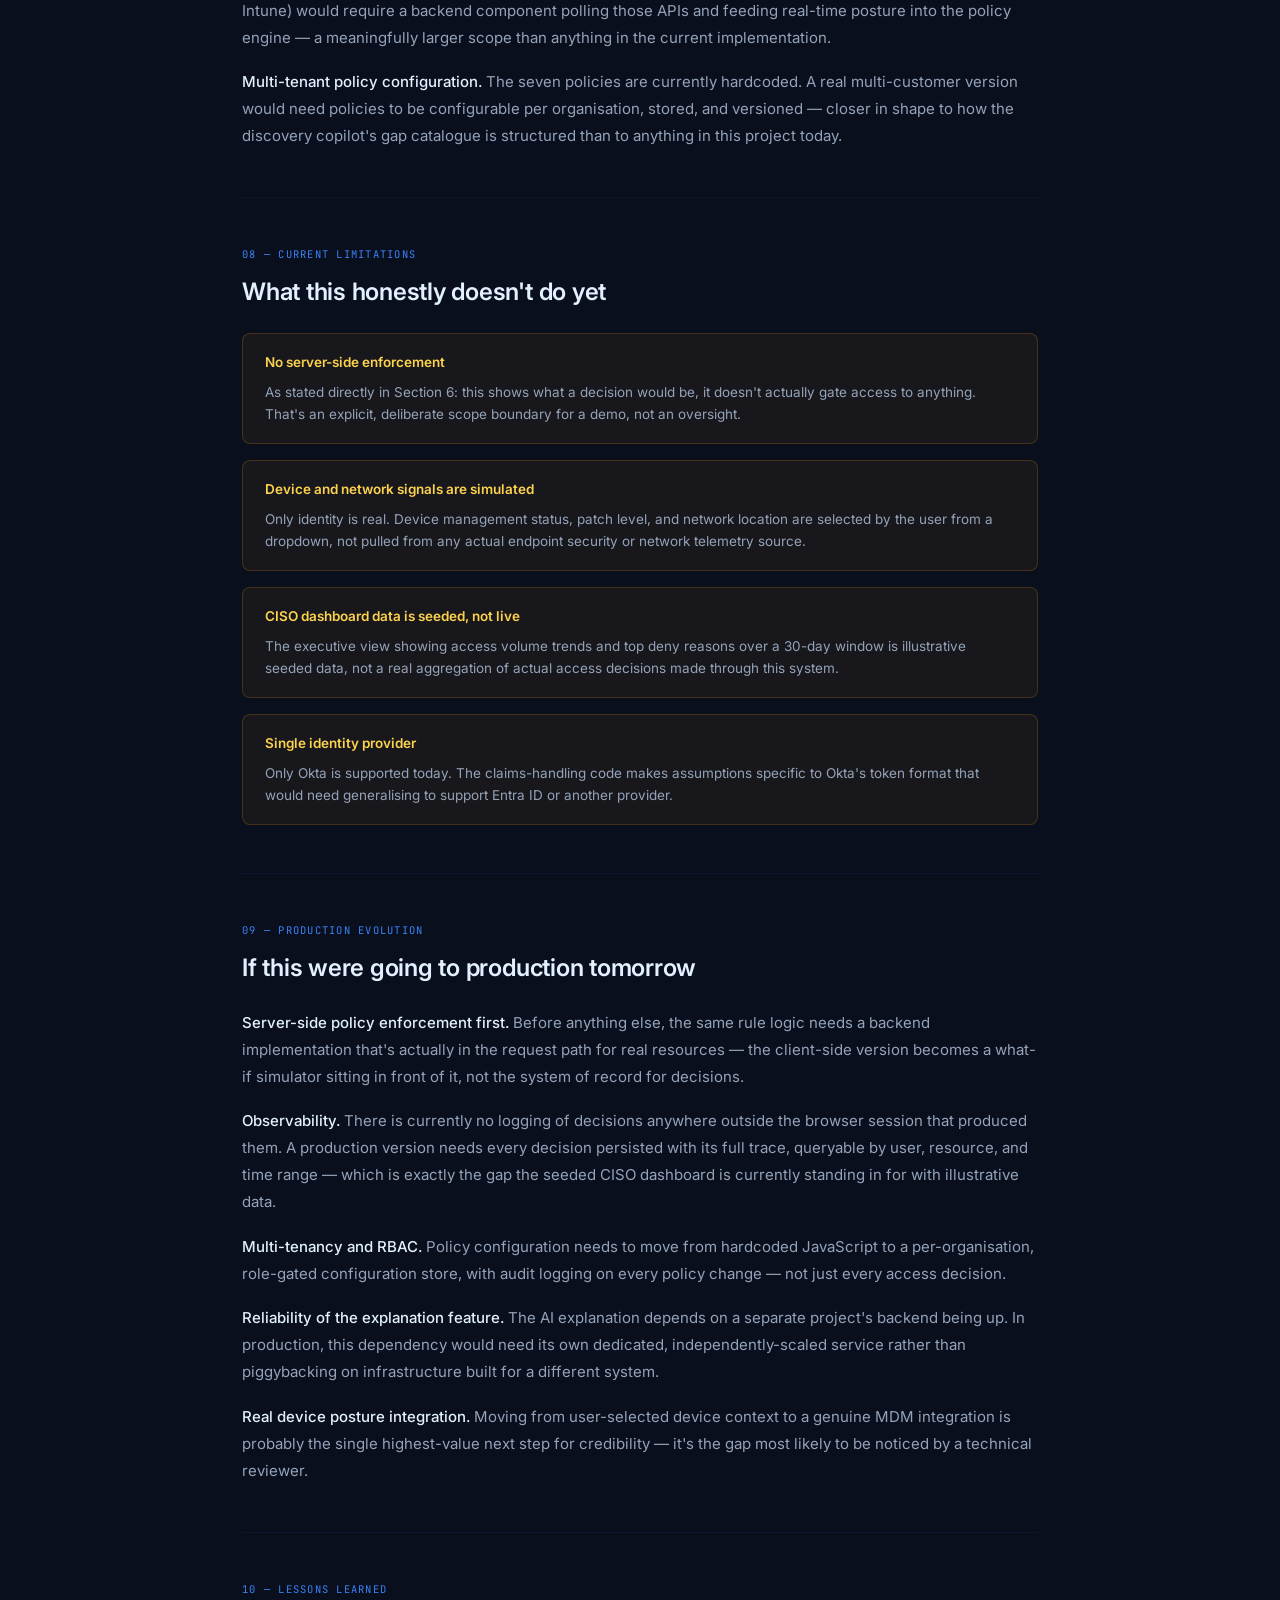
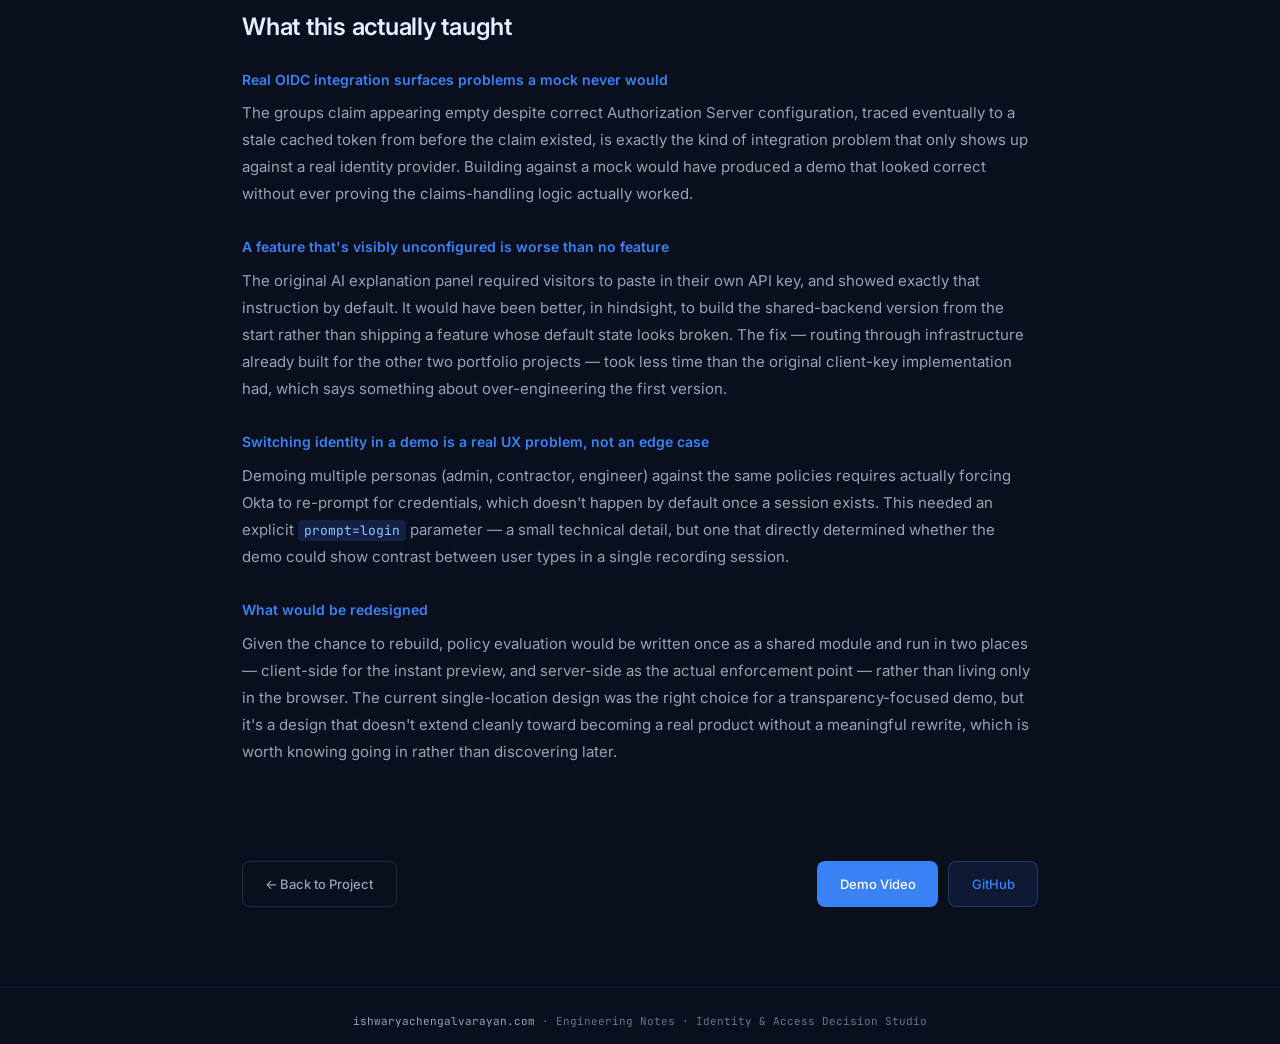
<file: projects/identity-access/engineering-notes/index.html>
<!DOCTYPE html>
<html lang="en">
<head>
<meta charset="UTF-8" />
<meta name="viewport" content="width=device-width, initial-scale=1.0" />
<title>Engineering Notes — Identity & Access Decision Studio | Ishwarya Chengalvarayan</title>
<meta name="description" content="Architecture decisions, trade-offs, and lessons learned building a real-time identity and access policy decision engine on live Okta SSO." />
<link rel="preconnect" href="https://fonts.googleapis.com" />
<link href="https://fonts.googleapis.com/css2?family=JetBrains+Mono:wght@400;600;700&family=Inter:wght@300;400;500;600&display=swap" rel="stylesheet" />
<link rel="stylesheet" href="../../engineering-notes.css" />
</head>
<body>

<nav>
  <a href="../../../index.html" class="nav-name">Ishwarya <span>Chengalvarayan</span></a>
  <ul class="nav-links">
    <li><a href="../../../index.html#projects">Projects</a></li>
    <li><a href="../../../index.html#about">About</a></li>
    <li><a href="../../../index.html#contact">Contact</a></li>
    <li><a class="nav-cta" href="https://calendly.com/ishwaryalakshmi-c/30min" target="_blank">Book 30 min →</a></li>
  </ul>
</nav>

<!-- HERO -->
<div class="en-hero">
  <div class="en-kicker">Engineering Notes</div>
  <h1 class="en-title">Identity & Access Decision Studio</h1>
  <p class="en-desc">A design review of the architecture decisions behind a real-time access policy engine that evaluates live Okta identity against configurable policy rules — and shows its full reasoning, not just a verdict.</p>
  <div class="en-meta">
    <span>~12 min read</span>
    <span class="dot"></span>
    <span>Architecture &amp; design decisions</span>
  </div>
  <div class="en-cta-row">
    <a href="../../../index.html#projects" class="btn btn-ghost">← Back to Project</a>
    <a href="https://youtu.be/Z7eRE-9FBak" target="_blank" class="btn btn-primary">Demo Video</a>
    <a href="https://github.com/IshwaryaLakshmiC/identity-access-decision-studio" target="_blank" class="btn btn-secondary">GitHub</a>
  </div>
</div>

<div class="en-container">

  <!-- SECTION 1: THE PROBLEM -->
  <section class="en-section">
    <div class="en-section-label">01 — The Problem</div>
    <h2 class="en-section-title">Access decisions are usually invisible</h2>
    <div class="en-body">
      <p>When an employee is blocked from a resource, two things almost never happen: the user doesn't get a clear reason why, and the security team doesn't get an audit trail explaining what specifically triggered the denial. The decision happens inside a policy engine — Okta's, Cloudflare's, an internal IAM system's — and the output is usually a single bit: allowed or denied. Everything that led to that bit stays inside the platform.</p>
      <p>This creates two distinct operational problems. The first is a support burden: when a legitimate user is blocked, the helpdesk has no way to quickly explain why without escalating to whoever owns the policy configuration, because the decision logic isn't visible to anyone outside that team. The second, more consequential problem, is rollout risk: a security team wanting to tighten a policy — requiring MFA everywhere, blocking BYOD from sensitive resources — has no reliable way to know how many real users that change will affect before they ship it. Organisations experience this because access policy is usually configured in a vendor console with no simulation layer in front of it; the first time anyone learns the blast radius of a policy change is when the support tickets start arriving.</p>
    </div>
  </section>

  <!-- SECTION 2: CUSTOMER CONTEXT -->
  <section class="en-section">
    <div class="en-section-label">02 — Customer Context</div>
    <h2 class="en-section-title">Who this is built for</h2>
    <div class="en-body">
      <p>The intended customer is a mid-size to large organisation in the early-to-mid stages of a Zero Trust or adaptive access rollout — typically the point where a security or platform team has an identity provider deployed (Okta, Entra ID) but is making policy decisions manually, console by console, with no way to preview impact before enforcement.</p>
      <p>The realistic operational picture: a security architect or platform lead is under pressure from a CISO or compliance mandate to tighten access controls — require MFA universally, restrict BYOD from critical systems, add step-up authentication for after-hours admin access — but is wary of breaking access for legitimate users in the process, particularly contractors, executives travelling internationally, or service accounts with non-standard authentication patterns. The business driver is rarely abstract; it's usually a specific upcoming audit, a board-level Zero Trust mandate, or a near-miss security incident that made leadership ask "how would we even know if this policy is safe to turn on?"</p>
    </div>
  </section>

  <!-- SECTION 3: ARCHITECTURE OVERVIEW -->
  <section class="en-section">
    <div class="en-section-label">03 — Architecture Overview</div>
    <h2 class="en-section-title">How a request moves through the system</h2>
    <div class="en-body">
      <p>This system is deliberately simpler than a typical three-tier web app. The policy engine itself runs entirely in the browser as JavaScript — there is no backend service evaluating access decisions. The only backend dependency is a shared LLM endpoint used purely to generate a plain-English explanation of a decision after the fact, never to make the decision itself.</p>
    </div>

    <div class="arch-diagram">
      <div class="arch-node accent"><div class="arch-node-label">Browser (single-page app)</div><div class="arch-node-sub">identity panel · policy toggles · decision trace · 4 analysis tabs</div></div>
      <div class="arch-arrow">↓ OIDC redirect (PKCE)</div>
      <div class="arch-node"><div class="arch-node-label">Okta (live IdP)</div><div class="arch-node-sub">authorization endpoint · ID token issuance</div></div>
      <div class="arch-arrow">↓ decoded ID token</div>
      <div class="arch-node"><div class="arch-node-label">Identity claims extracted</div><div class="arch-node-sub">groups · amr (MFA method) · email · session validity</div></div>
      <div class="arch-arrow">↓</div>
      <div class="arch-node accent"><div class="arch-node-label">Policy engine (client-side JS)</div><div class="arch-node-sub">7 rules evaluated in order against identity + device + network + time</div></div>
      <div class="arch-arrow">↓ ALLOW / DENY / STEP-UP + full trace</div>
      <div class="arch-node"><div class="arch-node-label">Shared backend — /api/explain</div><div class="arch-node-sub">Bedrock → Groq → Gemini → OpenRouter (same fallback chain as the other two portfolio projects)</div></div>
    </div>

    <div class="en-body">
      <p>The decision to run policy evaluation entirely client-side, rather than as a backend service, is the most consequential architectural choice in this system — and it's the subject of the first entry in the next section.</p>
    </div>
  </section>

  <!-- SECTION 4: ARCHITECTURE DECISIONS -->
  <section class="en-section">
    <div class="en-section-label">04 — Architecture Decisions</div>
    <h2 class="en-section-title">What was chosen, and why</h2>

    <div class="decision-card">
      <div class="decision-title">Why the policy engine runs client-side, not as a backend service</div>
      <div class="decision-row"><div class="decision-label">Decision</div><div class="decision-value">All seven policy rules are evaluated in plain JavaScript in the browser, reading the decoded Okta ID token directly — there is no server-side policy evaluation endpoint.</div></div>
      <div class="decision-row"><div class="decision-label">Why</div><div class="decision-value">The point of this system is to make policy reasoning visible and inspectable. Keeping evaluation client-side means the exact logic that produced a decision is the same code a visitor can open dev tools and read — there's no hidden server-side step a reader has to take on faith.</div></div>
      <div class="decision-row"><div class="decision-label">Alternatives considered</div><div class="decision-value">A FastAPI backend mirroring the pattern used in the other two portfolio projects. Rejected for this specific system because policy evaluation has no need for persistence, no need for an LLM in the decision path, and the transparency goal is genuinely better served by code a visitor can inspect directly rather than a black-box API call.</div></div>
      <div class="decision-row"><div class="decision-label">Trade-off</div><div class="decision-value tradeoff">This means policy logic isn't shared with any other system and can't be reused server-side if this were ever to become a real product feature rather than a demo — a real constraint if the same rules needed to be enforced both client-side (for UX) and server-side (for actual security), which is the correct production pattern but was out of scope here.</div></div>
    </div>

    <div class="decision-card">
      <div class="decision-title">Why Okta with OIDC and PKCE, not a mocked identity</div>
      <div class="decision-row"><div class="decision-label">Decision</div><div class="decision-value">The system authenticates against a real Okta developer tenant using the standard OIDC authorization code flow with PKCE — no client secret, appropriate for a public single-page app.</div></div>
      <div class="decision-row"><div class="decision-label">Why</div><div class="decision-value">A access-decision demo built on a hardcoded fake user proves nothing about whether the underlying claims-handling logic actually works against a real identity provider's token format. Using a live Okta tenant means the groups claim, the MFA method (read from the <code>amr</code> claim), and the session validity are all genuinely real, not simulated.</div></div>
      <div class="decision-row"><div class="decision-label">Alternatives considered</div><div class="decision-value">A mocked identity object with hardcoded claims. Rejected — it would have been faster to build but would prove nothing about real-world OIDC integration, which is exactly the skill this project exists to demonstrate.</div></div>
      <div class="decision-row"><div class="decision-label">Trade-off</div><div class="decision-value tradeoff">Real OIDC integration surfaced real integration problems during build that a mock never would have: the groups claim initially showed as empty despite being correctly configured in Okta's Authorization Server, traced eventually to a stale cached token issued before the claim was added — fixed by clearing local storage and re-authenticating. A second issue: switching between test users required forcing Okta to show the login screen even with an active session, which needed an explicit <code>prompt=login</code> parameter on the authorization request rather than relying on default behaviour.</div></div>
    </div>

    <div class="decision-card">
      <div class="decision-title">Why the seven policies are evaluated in a fixed, explicit order</div>
      <div class="decision-row"><div class="decision-label">Decision</div><div class="decision-value">MFA, network, device posture, new-device detection, after-hours admin access, and risk scoring are checked in a specific sequence, with the first failing rule determining the verdict and appearing first in the trace.</div></div>
      <div class="decision-row"><div class="decision-label">Why</div><div class="decision-value">Showing every rule's pass/fail status, in order, is what makes the decision auditable rather than just correct. A security reviewer needs to see not just that access was denied, but specifically which rule fired and why that rule exists — which maps directly to a specific compliance control.</div></div>
      <div class="decision-row"><div class="decision-label">Alternatives considered</div><div class="decision-value">A weighted risk-score-only model that combines all signals into a single number. Rejected as the primary mechanism — a single score is harder to explain to a non-technical stakeholder than "this was denied because the device wasn't MDM-managed and the resource is marked critical." The risk score still exists as one of the seven checks, but it isn't the only signal.</div></div>
      <div class="decision-row"><div class="decision-label">Trade-off</div><div class="decision-value tradeoff">Fixed ordering means the trace always reads the same way regardless of which combination of signals actually mattered most for a given decision — a more sophisticated system might reorder the explanation around the most decisive factor, which this doesn't do.</div></div>
    </div>

    <div class="decision-card">
      <div class="decision-title">Why AI explanation is a shared backend call, not a client-side API key</div>
      <div class="decision-row"><div class="decision-label">Decision</div><div class="decision-value">The plain-English explanation of each decision is generated by calling a shared <code>/api/explain</code> endpoint hosted on the same backend as the other two portfolio projects, using the identical Bedrock → Groq → Gemini → OpenRouter fallback chain — rather than asking a visitor to paste in their own OpenRouter API key.</div></div>
      <div class="decision-row"><div class="decision-label">Why</div><div class="decision-value">An earlier version required visitors to supply their own API key to see explanations, which meant the feature was visibly broken for anyone who didn't have one — a genuinely bad first impression for a portfolio demo. Routing through the already-built shared backend removed that friction entirely.</div></div>
      <div class="decision-row"><div class="decision-label">Alternatives considered</div><div class="decision-value">Keeping the client-side key requirement. Rejected once it became clear it was actively undermining the demo — the explanation panel showed "add an OpenRouter key" text on screen by default, which reads as an unfinished feature regardless of whether the underlying logic was sound.</div></div>
      <div class="decision-row"><div class="decision-label">Trade-off</div><div class="decision-value tradeoff">This couples the identity studio's AI explanation feature to the uptime of a separate project's backend. If the governance copilot's EC2 instance is down, this feature degrades with it — an accepted trade-off for a portfolio context, not one that would be acceptable in a real product.</div></div>
    </div>
  </section>

  <!-- SECTION 5: OPERATIONAL FLOW -->
  <section class="en-section">
    <div class="en-section-label">05 — Operational Flow</div>
    <h2 class="en-section-title">One request, start to finish</h2>
    <div class="en-body">
      <p>Walking through what happens when a signed-in user evaluates an access request against a critical resource.</p>
    </div>

    <div class="flow-list">
      <div class="flow-step">
        <div class="flow-step-title">User signs in via Okta</div>
        <div class="flow-step-desc">The browser redirects to Okta's authorization endpoint using PKCE. On return, the Okta Auth JS SDK exchanges the authorization code for tokens and stores them client-side.</div>
      </div>
      <div class="flow-step">
        <div class="flow-step-title">ID token is decoded</div>
        <div class="flow-step-desc">The identity panel reads the decoded token directly — name, email, groups claim, and the <code>amr</code> (Authentication Methods Reference) claim, which determines whether the displayed MFA method is hardware key, TOTP, SMS, or none.</div>
      </div>
      <div class="flow-step">
        <div class="flow-step-title">User configures device, network, and resource context</div>
        <div class="flow-step-desc">These signals are deliberately configurable rather than pulled from a real MDM agent, since real-time device posture requires infrastructure outside this demo's scope — but identity itself is never simulated.</div>
      </div>
      <div class="flow-step">
        <div class="flow-step-title">Policy engine evaluates all seven rules</div>
        <div class="flow-step-desc">Running entirely in the browser, each rule checks its specific condition against the combined identity, device, and network context, in the fixed order described in Section 4, building a trace array as it goes.</div>
      </div>
      <div class="flow-step">
        <div class="flow-step-title">Verdict and trace render immediately</div>
        <div class="flow-step-desc">ALLOW, DENY, or STEP-UP appears with the full rule-by-rule trace, MITRE ATT&CK technique tags on denial, and specific remediation guidance — all computed synchronously, with no network round-trip required for the verdict itself.</div>
      </div>
      <div class="flow-step">
        <div class="flow-step-title">AI explanation loads asynchronously</div>
        <div class="flow-step-desc">A separate, non-blocking call to the shared backend's <code>/api/explain</code> endpoint generates a plain-English summary of the decision, appearing after the verdict rather than delaying it.</div>
      </div>
    </div>
  </section>

  <!-- SECTION 6: SECURITY CONSIDERATIONS -->
  <section class="en-section">
    <div class="en-section-label">06 — Security Considerations</div>
    <h2 class="en-section-title">What's actually implemented</h2>
    <div class="check-grid">
      <div>
        <div class="check-item-title"><span class="ic on"></span>Real authentication</div>
        <div class="check-item-desc">Sign-in is genuine OIDC against a live Okta tenant — not a simulated login form. The auth method badge is locked to "SSO via Okta ✓" specifically because it's verified, not asserted by the UI.</div>
      </div>
      <div>
        <div class="check-item-title"><span class="ic on"></span>PKCE, no client secret</div>
        <div class="check-item-desc">The OIDC flow uses PKCE rather than a client secret, which is the correct pattern for a public single-page app where a secret could never be kept confidential in the browser.</div>
      </div>
      <div>
        <div class="check-item-title"><span class="ic on"></span>Auditability</div>
        <div class="check-item-desc">Every decision shows its full rule-by-rule trace, not just a verdict — the explicit design goal of the entire system, covered in Section 1.</div>
      </div>
      <div>
        <div class="check-item-title"><span class="ic partial">​</span>Trust boundary on device/network signals</div>
        <div class="check-item-desc">Identity is genuinely verified through Okta; device posture and network location are user-configurable inputs, not independently verified. This is an explicit, disclosed scope boundary, not a hidden gap.</div>
      </div>
      <div>
        <div class="check-item-title"><span class="ic partial">​</span>No server-side policy enforcement</div>
        <div class="check-item-desc">Because evaluation is entirely client-side, nothing here actually gates access to a real resource. A user could, in principle, alter the JavaScript and force a different verdict — acceptable for a demo whose purpose is showing the reasoning, not actually protecting anything.</div>
      </div>
      <div>
        <div class="check-item-title"><span class="ic on"></span>Token handling</div>
        <div class="check-item-desc">Tokens are cleared from storage on sign-out and on explicit user-switch, specifically using <code>prompt=login</code> to force Okta to re-authenticate rather than silently reusing a cached session — necessary for demoing multiple personas credibly in one sitting.</div>
      </div>
    </div>
  </section>

  <!-- SECTION 7: SCALABILITY CONSIDERATIONS -->
  <section class="en-section">
    <div class="en-section-label">07 — Scalability Considerations</div>
    <h2 class="en-section-title">Where this would need to change</h2>
    <div class="en-body">
      <p>This is a single-user, single-session demo by design, so "scale" here means something narrower than typical backend throughput — it means what would need to change for the underlying decision model to support a real organisation.</p>
      <p><strong>Server-side enforcement.</strong> The most important evolution would be moving the same policy logic to a backend service that actually gates access to real resources, with the client-side version becoming a preview/simulation layer in front of it rather than the only implementation. This is the single biggest gap between "demo" and "product."</p>
      <p><strong>Additional identity providers.</strong> The claims-extraction logic is currently written specifically against Okta's token shape (the <code>amr</code> claim format, the groups claim configuration). Supporting Entra ID or another IdP would mean abstracting that extraction behind a common interface rather than assuming one provider's token format.</p>
      <p><strong>Real device posture signals.</strong> Moving from user-configurable device context to genuine MDM integration (Jamf, Intune) would require a backend component polling those APIs and feeding real-time posture into the policy engine — a meaningfully larger scope than anything in the current implementation.</p>
      <p><strong>Multi-tenant policy configuration.</strong> The seven policies are currently hardcoded. A real multi-customer version would need policies to be configurable per organisation, stored, and versioned — closer in shape to how the discovery copilot's gap catalogue is structured than to anything in this project today.</p>
    </div>
  </section>

  <!-- SECTION 8: CURRENT LIMITATIONS -->
  <section class="en-section">
    <div class="en-section-label">08 — Current Limitations</div>
    <h2 class="en-section-title">What this honestly doesn't do yet</h2>
    <div class="limitation-card">
      <div class="limitation-title">No server-side enforcement</div>
      <div class="limitation-desc">As stated directly in Section 6: this shows what a decision would be, it doesn't actually gate access to anything. That's an explicit, deliberate scope boundary for a demo, not an oversight.</div>
    </div>
    <div class="limitation-card">
      <div class="limitation-title">Device and network signals are simulated</div>
      <div class="limitation-desc">Only identity is real. Device management status, patch level, and network location are selected by the user from a dropdown, not pulled from any actual endpoint security or network telemetry source.</div>
    </div>
    <div class="limitation-card">
      <div class="limitation-title">CISO dashboard data is seeded, not live</div>
      <div class="limitation-desc">The executive view showing access volume trends and top deny reasons over a 30-day window is illustrative seeded data, not a real aggregation of actual access decisions made through this system.</div>
    </div>
    <div class="limitation-card">
      <div class="limitation-title">Single identity provider</div>
      <div class="limitation-desc">Only Okta is supported today. The claims-handling code makes assumptions specific to Okta's token format that would need generalising to support Entra ID or another provider.</div>
    </div>
  </section>

  <!-- SECTION 9: PRODUCTION EVOLUTION -->
  <section class="en-section">
    <div class="en-section-label">09 — Production Evolution</div>
    <h2 class="en-section-title">If this were going to production tomorrow</h2>
    <div class="en-body">
      <p><strong>Server-side policy enforcement first.</strong> Before anything else, the same rule logic needs a backend implementation that's actually in the request path for real resources — the client-side version becomes a what-if simulator sitting in front of it, not the system of record for decisions.</p>
      <p><strong>Observability.</strong> There is currently no logging of decisions anywhere outside the browser session that produced them. A production version needs every decision persisted with its full trace, queryable by user, resource, and time range — which is exactly the gap the seeded CISO dashboard is currently standing in for with illustrative data.</p>
      <p><strong>Multi-tenancy and RBAC.</strong> Policy configuration needs to move from hardcoded JavaScript to a per-organisation, role-gated configuration store, with audit logging on every policy change — not just every access decision.</p>
      <p><strong>Reliability of the explanation feature.</strong> The AI explanation depends on a separate project's backend being up. In production, this dependency would need its own dedicated, independently-scaled service rather than piggybacking on infrastructure built for a different system.</p>
      <p><strong>Real device posture integration.</strong> Moving from user-selected device context to a genuine MDM integration is probably the single highest-value next step for credibility — it's the gap most likely to be noticed by a technical reviewer.</p>
    </div>
  </section>

  <!-- SECTION 10: LESSONS LEARNED -->
  <section class="en-section">
    <div class="en-section-label">10 — Lessons Learned</div>
    <h2 class="en-section-title">What this actually taught</h2>

    <div class="lesson-block">
      <div class="lesson-heading">Real OIDC integration surfaces problems a mock never would</div>
      <div class="en-body"><p>The groups claim appearing empty despite correct Authorization Server configuration, traced eventually to a stale cached token from before the claim existed, is exactly the kind of integration problem that only shows up against a real identity provider. Building against a mock would have produced a demo that looked correct without ever proving the claims-handling logic actually worked.</p></div>
    </div>

    <div class="lesson-block">
      <div class="lesson-heading">A feature that's visibly unconfigured is worse than no feature</div>
      <div class="en-body"><p>The original AI explanation panel required visitors to paste in their own API key, and showed exactly that instruction by default. It would have been better, in hindsight, to build the shared-backend version from the start rather than shipping a feature whose default state looks broken. The fix — routing through infrastructure already built for the other two portfolio projects — took less time than the original client-key implementation had, which says something about over-engineering the first version.</p></div>
    </div>

    <div class="lesson-block">
      <div class="lesson-heading">Switching identity in a demo is a real UX problem, not an edge case</div>
      <div class="en-body"><p>Demoing multiple personas (admin, contractor, engineer) against the same policies requires actually forcing Okta to re-prompt for credentials, which doesn't happen by default once a session exists. This needed an explicit <code>prompt=login</code> parameter — a small technical detail, but one that directly determined whether the demo could show contrast between user types in a single recording session.</p></div>
    </div>

    <div class="lesson-block">
      <div class="lesson-heading">What would be redesigned</div>
      <div class="en-body"><p>Given the chance to rebuild, policy evaluation would be written once as a shared module and run in two places — client-side for the instant preview, and server-side as the actual enforcement point — rather than living only in the browser. The current single-location design was the right choice for a transparency-focused demo, but it's a design that doesn't extend cleanly toward becoming a real product without a meaningful rewrite, which is worth knowing going in rather than discovering later.</p></div>
    </div>
  </section>

  <!-- FOOTER NAV -->
  <div class="en-footer-nav">
    <a href="../../../index.html#projects" class="btn btn-ghost">← Back to Project</a>
    <div style="display:flex;gap:10px;flex-wrap:wrap">
      <a href="https://youtu.be/Z7eRE-9FBak" target="_blank" class="btn btn-primary">Demo Video</a>
      <a href="https://github.com/IshwaryaLakshmiC/identity-access-decision-studio" target="_blank" class="btn btn-secondary">GitHub</a>
    </div>
  </div>

</div>

<footer>
  <a href="../../../index.html">ishwaryachengalvarayan.com</a> · Engineering Notes · Identity &amp; Access Decision Studio
</footer>

</body>
</html>
</file>
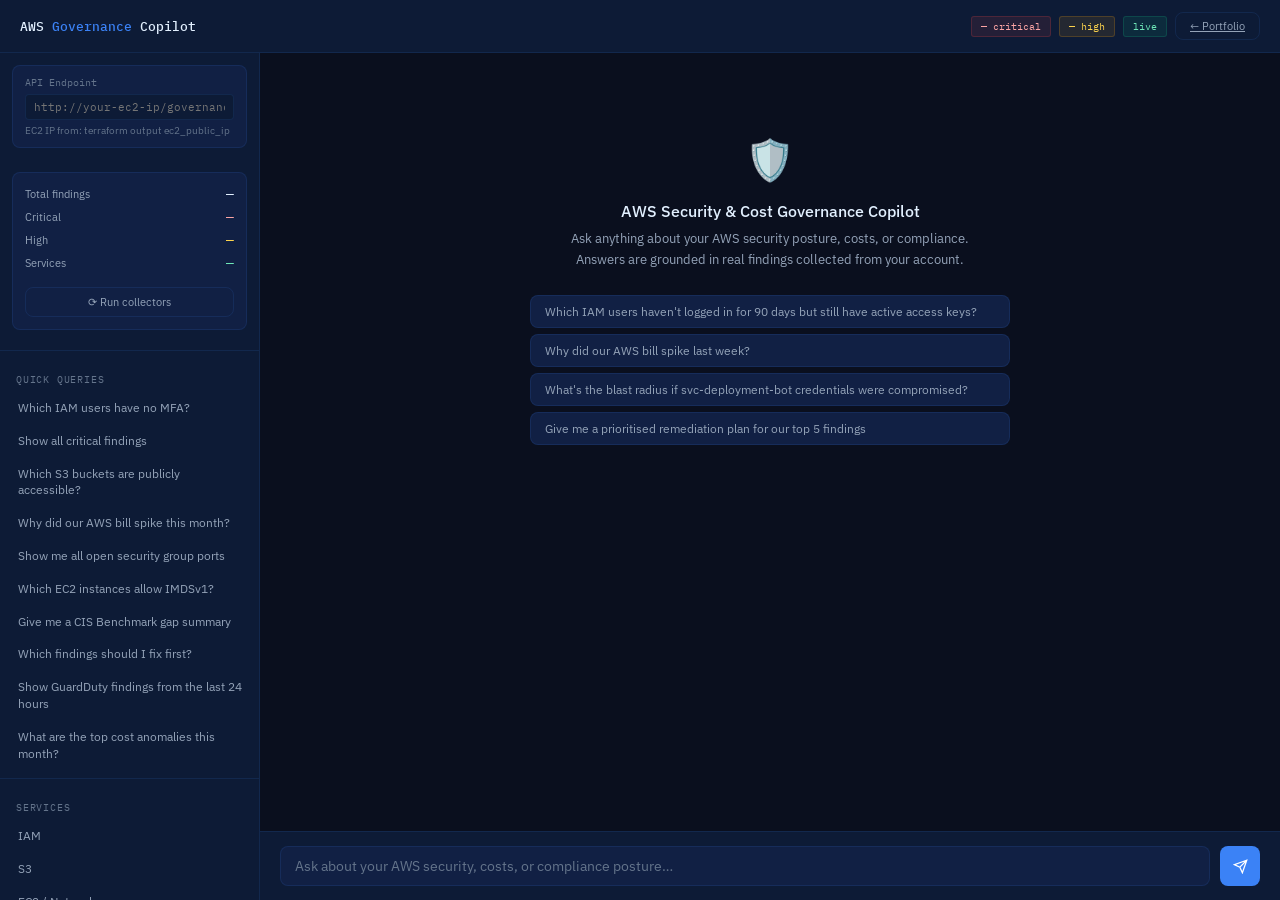
<file: copilot.html>
<!DOCTYPE html>
<html lang="en">
<head>
<meta charset="UTF-8"/>
<meta name="viewport" content="width=device-width,initial-scale=1.0"/>
<title>AWS Governance Copilot</title>
<link rel="preconnect" href="https://fonts.googleapis.com"/>
<link href="https://fonts.googleapis.com/css2?family=IBM+Plex+Mono:wght@400;500&family=IBM+Plex+Sans:wght@300;400;500;600&display=swap" rel="stylesheet"/>
<style>
*,*::before,*::after{box-sizing:border-box;margin:0;padding:0}
:root{
  --ink:#0A0F1E;--ink-2:#0D1B36;--ink-3:#112044;
  --blue:#3B82F6;--green:#10B981;--amber:#F59E0B;--red:#EF4444;
  --text:#E2F0FF;--text-2:#94A3B8;--text-3:#64748B;
  --rule:rgba(59,130,246,0.12);
  --mono:'IBM Plex Mono',monospace;--sans:'IBM Plex Sans',sans-serif;--r:8px;
}
html,body{height:100%;overflow:hidden}
body{background:var(--ink);color:var(--text);font-family:var(--sans);font-size:14px;display:flex;flex-direction:column;-webkit-font-smoothing:antialiased}

/* NAV */
nav{display:flex;align-items:center;justify-content:space-between;padding:12px 20px;background:var(--ink-2);border-bottom:1px solid var(--rule);flex-shrink:0}
.nav-brand{font-family:var(--mono);font-size:13px;font-weight:500;color:var(--text)}
.nav-brand span{color:var(--blue)}
.nav-actions{display:flex;gap:8px;align-items:center}
.stat-pill{font-family:var(--mono);font-size:10px;padding:3px 9px;border-radius:3px;border:1px solid var(--rule)}
.sp-critical{background:rgba(239,68,68,0.1);color:#FCA5A5;border-color:rgba(239,68,68,0.2)}
.sp-high{background:rgba(245,158,11,0.1);color:#FCD34D;border-color:rgba(245,158,11,0.2)}
.sp-ok{background:rgba(16,185,129,0.1);color:#6EE7B7;border-color:rgba(16,185,129,0.2)}
.btn{font-size:12px;padding:6px 14px;border-radius:var(--r);border:none;cursor:pointer;font-family:var(--sans);transition:all 0.15s}
.btn-primary{background:var(--blue);color:#fff}
.btn-primary:hover{background:#2563EB}
.btn-ghost{background:transparent;color:var(--text-2);border:1px solid var(--rule)}
.btn-ghost:hover{color:var(--text);border-color:var(--blue)}
.btn-ghost:disabled{opacity:0.4;cursor:not-allowed}

/* MAIN LAYOUT */
.shell{display:flex;flex:1;overflow:hidden}

/* SIDEBAR */
.sidebar{width:260px;background:var(--ink-2);border-right:1px solid var(--rule);display:flex;flex-direction:column;flex-shrink:0;overflow-y:auto}
.sidebar-section{padding:14px 16px 6px;font-family:var(--mono);font-size:10px;color:var(--text-3);text-transform:uppercase;letter-spacing:0.08em}
.query-btn{width:100%;text-align:left;background:transparent;border:none;padding:8px 16px;font-size:12px;color:var(--text-2);cursor:pointer;line-height:1.4;font-family:var(--sans);border-left:2px solid transparent;transition:all 0.15s}
.query-btn:hover{background:var(--ink-3);color:var(--text);border-left-color:var(--blue)}
.divider{border:none;border-top:1px solid var(--rule);margin:8px 0}

/* Stats panel */
.stats-panel{margin:12px;background:var(--ink-3);border:1px solid var(--rule);border-radius:var(--r);padding:12px}
.stat-row{display:flex;justify-content:space-between;align-items:center;margin-bottom:6px}
.stat-row:last-child{margin-bottom:0}
.stat-label{font-size:11px;color:var(--text-2)}
.stat-val{font-family:var(--mono);font-size:13px;font-weight:500}
.sv-critical{color:#FCA5A5}
.sv-high{color:#FCD34D}
.sv-ok{color:#6EE7B7}
.collect-btn{width:100%;margin-top:10px;font-size:11px;padding:7px}

/* CHAT AREA */
.chat-area{flex:1;display:flex;flex-direction:column;overflow:hidden}
.messages{flex:1;overflow-y:auto;padding:20px;display:flex;flex-direction:column;gap:0}
.msg{display:flex;gap:12px;padding:14px 0;border-bottom:1px solid rgba(59,130,246,0.05)}
.msg:last-child{border-bottom:none}
.avatar{width:28px;height:28px;border-radius:var(--r);display:flex;align-items:center;justify-content:center;font-size:11px;font-weight:600;flex-shrink:0;font-family:var(--mono)}
.av-user{background:rgba(59,130,246,0.15);color:var(--blue)}
.av-ai{background:rgba(16,185,129,0.12);color:var(--green)}
.msg-body{flex:1;min-width:0}
.msg-role{font-family:var(--mono);font-size:10px;color:var(--text-3);text-transform:uppercase;letter-spacing:0.06em;margin-bottom:4px}
.msg-text{font-size:14px;color:var(--text);line-height:1.7;white-space:pre-wrap;word-break:break-word}
.msg-text.streaming::after{content:'▋';animation:blink 0.8s step-end infinite;color:var(--blue)}
@keyframes blink{0%,100%{opacity:1}50%{opacity:0}}

/* Findings inline cards */
.finding-card{background:var(--ink-3);border:1px solid var(--rule);border-radius:var(--r);padding:10px 14px;margin:8px 0;border-left:3px solid var(--text-3)}
.finding-card.critical{border-left-color:var(--red)}
.finding-card.high{border-left-color:var(--amber)}
.finding-card.medium{border-left-color:var(--blue)}
.finding-card.low{border-left-color:var(--green)}
.finding-title{font-size:13px;font-weight:500;color:var(--text);margin-bottom:2px}
.finding-meta{font-family:var(--mono);font-size:10px;color:var(--text-3)}

/* Empty state */
.empty{padding:60px 20px;text-align:center}
.empty-icon{font-size:40px;margin-bottom:16px}
.empty-title{font-size:16px;font-weight:500;color:var(--text);margin-bottom:8px}
.empty-sub{font-size:13px;color:var(--text-2);max-width:400px;margin:0 auto 24px;line-height:1.6}
.example-queries{display:flex;flex-direction:column;gap:6px;max-width:480px;margin:0 auto}
.example-q{background:var(--ink-3);border:1px solid var(--rule);border-radius:var(--r);padding:8px 14px;font-size:12px;color:var(--text-2);cursor:pointer;text-align:left;transition:all 0.15s;font-family:var(--sans)}
.example-q:hover{border-color:var(--blue);color:var(--text)}

/* INPUT */
.input-area{padding:14px 20px;border-top:1px solid var(--rule);background:var(--ink-2);display:flex;gap:10px;align-items:flex-end;flex-shrink:0}
.input-box{flex:1;background:var(--ink-3);border:1px solid var(--rule);border-radius:var(--r);padding:10px 14px;font-size:14px;font-family:var(--sans);color:var(--text);outline:none;resize:none;max-height:120px;transition:border-color 0.15s}
.input-box:focus{border-color:var(--blue)}
.input-box::placeholder{color:var(--text-3)}
.send-btn{background:var(--blue);border:none;border-radius:var(--r);width:40px;height:40px;display:flex;align-items:center;justify-content:center;cursor:pointer;flex-shrink:0}
.send-btn:hover{background:#2563EB}
.send-btn:disabled{background:var(--ink-3);cursor:not-allowed}
.send-btn svg{width:15px;height:15px}

/* API config */
.api-config{margin:12px;padding:10px 12px;background:var(--ink-3);border:1px solid var(--rule);border-radius:var(--r)}
.api-label{font-family:var(--mono);font-size:10px;color:var(--text-3);margin-bottom:5px}
.api-input{width:100%;background:var(--ink-2);border:1px solid var(--rule);border-radius:4px;padding:5px 8px;font-size:11px;font-family:var(--mono);color:var(--text);outline:none}
.api-input:focus{border-color:var(--blue)}
.api-note{font-size:10px;color:var(--text-3);margin-top:4px}
</style>
</head>
<body>

<nav>
  <div class="nav-brand">AWS <span>Governance</span> Copilot</div>
  <div class="nav-actions">
    <span class="stat-pill sp-critical" id="nav-critical">— critical</span>
    <span class="stat-pill sp-high" id="nav-high">— high</span>
    <span class="stat-pill sp-ok" id="nav-ok">live</span>
    <a href="https://ishwaryachengalvarayan.com" class="btn btn-ghost" style="font-size:11px">← Portfolio</a>
  </div>
</nav>

<div class="shell">

  <!-- SIDEBAR -->
  <div class="sidebar">
    <!-- API endpoint config -->
    <div class="api-config">
      <div class="api-label">API Endpoint</div>
      <input class="api-input" id="api-url" placeholder="http://your-ec2-ip/governance" />
      <div class="api-note">EC2 IP from: terraform output ec2_public_ip</div>
    </div>

    <!-- Stats panel -->
    <div class="stats-panel" id="stats-panel">
      <div class="stat-row"><span class="stat-label">Total findings</span><span class="stat-val" id="s-total">—</span></div>
      <div class="stat-row"><span class="stat-label">Critical</span><span class="stat-val sv-critical" id="s-critical">—</span></div>
      <div class="stat-row"><span class="stat-label">High</span><span class="stat-val sv-high" id="s-high">—</span></div>
      <div class="stat-row"><span class="stat-label">Services</span><span class="stat-val sv-ok" id="s-services">—</span></div>
      <button class="btn btn-ghost collect-btn" id="collect-btn" onclick="triggerCollection()">⟳ Run collectors</button>
    </div>

    <div class="divider"></div>
    <div class="sidebar-section">Quick queries</div>
    <button class="query-btn" onclick="sendQuery(this.textContent)">Which IAM users have no MFA?</button>
    <button class="query-btn" onclick="sendQuery(this.textContent)">Show all critical findings</button>
    <button class="query-btn" onclick="sendQuery(this.textContent)">Which S3 buckets are publicly accessible?</button>
    <button class="query-btn" onclick="sendQuery(this.textContent)">Why did our AWS bill spike this month?</button>
    <button class="query-btn" onclick="sendQuery(this.textContent)">Show me all open security group ports</button>
    <button class="query-btn" onclick="sendQuery(this.textContent)">Which EC2 instances allow IMDSv1?</button>
    <button class="query-btn" onclick="sendQuery(this.textContent)">Give me a CIS Benchmark gap summary</button>
    <button class="query-btn" onclick="sendQuery(this.textContent)">Which findings should I fix first?</button>
    <button class="query-btn" onclick="sendQuery(this.textContent)">Show GuardDuty findings from the last 24 hours</button>
    <button class="query-btn" onclick="sendQuery(this.textContent)">What are the top cost anomalies this month?</button>

    <div class="divider"></div>
    <div class="sidebar-section">Services</div>
    <button class="query-btn" onclick="sendQuery('Summarise all IAM findings')">IAM</button>
    <button class="query-btn" onclick="sendQuery('Summarise all S3 findings')">S3</button>
    <button class="query-btn" onclick="sendQuery('Summarise all EC2 and network findings')">EC2 / Network</button>
    <button class="query-btn" onclick="sendQuery('Show all GuardDuty findings')">GuardDuty</button>
    <button class="query-btn" onclick="sendQuery('Show cost breakdown and anomalies')">Cost Explorer</button>
    <button class="query-btn" onclick="sendQuery('Show suspicious CloudTrail events')">CloudTrail</button>
  </div>

  <!-- CHAT -->
  <div class="chat-area">
    <div class="messages" id="messages">
      <div class="empty">
        <div class="empty-icon">🛡️</div>
        <div class="empty-title">AWS Security & Cost Governance Copilot</div>
        <div class="empty-sub">Ask anything about your AWS security posture, costs, or compliance. Answers are grounded in real findings collected from your account.</div>
        <div class="example-queries">
          <button class="example-q" onclick="sendQuery(this.textContent)">Which IAM users haven't logged in for 90 days but still have active access keys?</button>
          <button class="example-q" onclick="sendQuery(this.textContent)">Why did our AWS bill spike last week?</button>
          <button class="example-q" onclick="sendQuery(this.textContent)">What's the blast radius if svc-deployment-bot credentials were compromised?</button>
          <button class="example-q" onclick="sendQuery(this.textContent)">Give me a prioritised remediation plan for our top 5 findings</button>
        </div>
      </div>
    </div>

    <div class="input-area">
      <textarea class="input-box" id="chat-input" placeholder="Ask about your AWS security, costs, or compliance posture…" rows="1"
        onkeydown="if(event.key==='Enter'&&!event.shiftKey){event.preventDefault();sendMessage()}"
        oninput="this.style.height='40px';this.style.height=Math.min(this.scrollHeight,120)+'px'"></textarea>
      <button class="send-btn" id="send-btn" onclick="sendMessage()">
        <svg fill="none" stroke="white" stroke-width="2" viewBox="0 0 24 24"><path d="M22 2L11 13M22 2l-7 20-4-9-9-4 20-7z"/></svg>
      </button>
    </div>
  </div>

</div>

<script>
// ── CONFIG ─────────────────────────────────────────────────────
let API_BASE = localStorage.getItem('gov_api_url') || '';
let history = [];

const apiInput = document.getElementById('api-url');
if (API_BASE) apiInput.value = API_BASE;

apiInput.addEventListener('change', () => {
  API_BASE = apiInput.value.trim().replace(/\/$/, '');
  localStorage.setItem('gov_api_url', API_BASE);
  loadStats();
});

function getApi(path) {
  const base = API_BASE || apiInput.value.trim().replace(/\/$/, '');
  return base + path;
}

// ── STATS ──────────────────────────────────────────────────────
async function loadStats() {
  if (!API_BASE && !apiInput.value.trim()) return;
  try {
    const resp = await fetch(getApi('/api/stats'));
    if (!resp.ok) return;
    const s = await resp.json();
    document.getElementById('s-total').textContent    = s.total    || '0';
    document.getElementById('s-critical').textContent = s.critical || '0';
    document.getElementById('s-high').textContent     = s.high     || '0';
    document.getElementById('s-services').textContent = s.services_scanned || '0';
    document.getElementById('nav-critical').textContent = `${s.critical||0} critical`;
    document.getElementById('nav-high').textContent     = `${s.high||0} high`;
    document.getElementById('nav-ok').textContent       = 'live';
    document.getElementById('nav-ok').className        = 'stat-pill sp-ok';
  } catch(e) {
    document.getElementById('nav-ok').textContent = 'offline';
    document.getElementById('nav-ok').className   = 'stat-pill sp-critical';
  }
}

async function triggerCollection() {
  const btn = document.getElementById('collect-btn');
  btn.disabled = true; btn.textContent = '⟳ Running…';
  try {
    await fetch(getApi('/api/collect'), { method:'POST',
      headers:{'Content-Type':'application/json'},
      body: JSON.stringify({ service: 'all' })
    });
    btn.textContent = '✓ Collection triggered';
    setTimeout(() => { btn.textContent = '⟳ Run collectors'; btn.disabled = false; loadStats(); }, 3000);
  } catch(e) {
    btn.textContent = '⚠ Failed'; btn.disabled = false;
  }
}

// ── CHAT ───────────────────────────────────────────────────────
function sendQuery(text) {
  document.getElementById('chat-input').value = text;
  sendMessage();
}

async function sendMessage() {
  const input = document.getElementById('chat-input');
  const question = input.value.trim();
  if (!question) return;

  const apiUrl = API_BASE || apiInput.value.trim().replace(/\/$/, '');
  if (!apiUrl) {
    alert('Enter your EC2 API endpoint in the sidebar first.\nExample: http://1.2.3.4/governance');
    return;
  }
  API_BASE = apiUrl;
  localStorage.setItem('gov_api_url', apiUrl);

  // Clear empty state
  const messages = document.getElementById('messages');
  const empty = messages.querySelector('.empty');
  if (empty) empty.remove();

  // Add user message
  addMessage('user', 'You', question);
  input.value = ''; input.style.height = '40px';
  history.push({ role: 'user', content: question });

  document.getElementById('send-btn').disabled = true;

  // Add AI message placeholder
  const aiEl = addMessage('ai', 'Copilot', '');
  const textEl = aiEl.querySelector('.msg-text');
  textEl.classList.add('streaming');

  try {
    const resp = await fetch(getApi('/api/chat'), {
      method: 'POST',
      headers: { 'Content-Type': 'application/json' },
      body: JSON.stringify({ question, history: history.slice(-6) })
    });

    if (!resp.ok) throw new Error(`API error: ${resp.status}`);

    const reader = resp.body.getReader();
    const decoder = new TextDecoder();
    let full = '';

    while (true) {
      const { done, value } = await reader.read();
      if (done) break;
      const lines = decoder.decode(value).split('\n');
      for (const line of lines) {
        if (line.startsWith('data: ')) {
          try {
            const data = JSON.parse(line.slice(6));
            if (data.chunk) {
              full += data.chunk;
              textEl.textContent = full;
              messages.scrollTop = messages.scrollHeight;
            }
          } catch(e) {}
        }
      }
    }

    textEl.classList.remove('streaming');
    history.push({ role: 'assistant', content: full });
    loadStats();

  } catch(e) {
    textEl.classList.remove('streaming');
    textEl.textContent = `⚠ ${e.message}. Check the API endpoint and make sure the backend is running.`;
  }

  document.getElementById('send-btn').disabled = false;
}

function addMessage(role, label, content) {
  const messages = document.getElementById('messages');
  const el = document.createElement('div');
  el.className = 'msg';
  el.innerHTML = `
    <div class="avatar av-${role}">${label === 'You' ? 'IL' : 'AI'}</div>
    <div class="msg-body">
      <div class="msg-role">${label}</div>
      <div class="msg-text">${content}</div>
    </div>`;
  messages.appendChild(el);
  messages.scrollTop = messages.scrollHeight;
  return el;
}

// Load stats on startup
loadStats();
setInterval(loadStats, 30000);
</script>
</body>
</html>
</file>
<file: projects/engineering-notes.css>
/* ============================================================
   Engineering Notes — shared stylesheet
   Extends the design tokens and components from the main portfolio
   site (index.html). Reuses --bg, --card, --blue, --mono, --sans
   etc. exactly as defined there so these pages feel native, not
   bolted on.
   ============================================================ */

*, *::before, *::after { box-sizing: border-box; margin: 0; padding: 0; }

:root {
  --bg:        #0A0F1E;
  --card:      #0D1B36;
  --surface:   #112044;
  --blue:      #3B82F6;
  --blue-dim:  #1E3A5F;
  --green:     #10B981;
  --amber:     #F59E0B;
  --white:     #E2F0FF;
  --slate:     #64748B;
  --slate-l:   #94A3B8;
  --mono:      'JetBrains Mono', monospace;
  --sans:      'Inter', sans-serif;
  --r:         8px;
}

html { scroll-behavior: smooth; }
body { background: var(--bg); color: var(--white); font-family: var(--sans); font-size: 16px; line-height: 1.7; -webkit-font-smoothing: antialiased; }

/* ── NAV (identical to main site) ───────────────────────────── */
nav { position: fixed; top: 0; left: 0; right: 0; z-index: 100; display: flex; align-items: center; justify-content: space-between; padding: 1rem 2rem; background: rgba(10,15,30,0.9); backdrop-filter: blur(12px); border-bottom: 1px solid rgba(59,130,246,0.1); }
.nav-name { font-size: 15px; font-weight: 600; color: var(--white); letter-spacing: -0.01em; text-decoration: none; }
.nav-name span { color: var(--blue); }
.nav-links { display: flex; gap: 2rem; list-style: none; align-items: center; }
.nav-links a { font-size: 13px; color: var(--slate-l); text-decoration: none; transition: color 0.2s; }
.nav-links a:hover { color: var(--white); }
.nav-cta { font-size: 13px; font-weight: 500; padding: 7px 16px; background: var(--blue); color: #fff; border-radius: var(--r); text-decoration: none; transition: background 0.2s; }
.nav-cta:hover { background: #2563EB; }

/* ── BUTTONS (identical to main site) ───────────────────────── */
.btn { display: inline-flex; align-items: center; gap: 8px; padding: 0.7rem 1.4rem; border-radius: var(--r); font-size: 13.5px; font-weight: 500; text-decoration: none; transition: all 0.2s; border: none; cursor: pointer; }
.btn-primary { background: var(--blue); color: #fff; }
.btn-primary:hover { background: #2563EB; transform: translateY(-1px); }
.btn-secondary { background: rgba(59,130,246,0.1); color: var(--blue); border: 1px solid rgba(59,130,246,0.3); }
.btn-secondary:hover { background: rgba(59,130,246,0.2); }
.btn-ghost { background: transparent; color: var(--slate-l); border: 1px solid rgba(100,116,139,0.3); }
.btn-ghost:hover { color: var(--white); border-color: var(--blue); }

/* ── EN HERO ─────────────────────────────────────────────────── */
.en-hero { padding: 8rem 2rem 3rem; max-width: 860px; margin: 0 auto; }
.en-kicker { font-family: var(--mono); font-size: 11px; color: var(--blue); letter-spacing: 0.12em; text-transform: uppercase; margin-bottom: 1rem; display: flex; align-items: center; gap: 8px; }
.en-kicker::before { content: ''; width: 24px; height: 1px; background: var(--blue); }
.en-title { font-size: clamp(1.8rem, 4vw, 2.6rem); font-weight: 600; line-height: 1.15; color: var(--white); margin-bottom: 0.75rem; letter-spacing: -0.02em; }
.en-desc { font-size: 15px; color: var(--slate-l); line-height: 1.7; margin-bottom: 1rem; max-width: 680px; }
.en-meta { font-family: var(--mono); font-size: 12px; color: var(--slate); margin-bottom: 1.75rem; display: flex; align-items: center; gap: 10px; }
.en-meta .dot { width: 4px; height: 4px; border-radius: 50%; background: var(--slate); }
.en-cta-row { display: flex; gap: 10px; flex-wrap: wrap; }

/* ── CONTENT CONTAINER ──────────────────────────────────────── */
.en-container { max-width: 860px; margin: 0 auto; padding: 0 2rem; }
.en-section { padding: 3rem 0; border-top: 1px solid rgba(59,130,246,0.08); }
.en-section:first-of-type { border-top: 1px solid rgba(59,130,246,0.08); }
.en-section-label { font-family: var(--mono); font-size: 10.5px; color: var(--blue); letter-spacing: 0.12em; text-transform: uppercase; margin-bottom: 0.5rem; }
.en-section-title { font-size: 1.5rem; font-weight: 600; color: var(--white); margin-bottom: 1.25rem; letter-spacing: -0.01em; }
.en-body p { font-size: 15px; color: var(--slate-l); line-height: 1.8; margin-bottom: 1.1rem; }
.en-body p:last-child { margin-bottom: 0; }
.en-body strong { color: var(--white); font-weight: 500; }
.en-body code { font-family: var(--mono); font-size: 13px; background: var(--surface); color: #93C5FD; padding: 2px 6px; border-radius: 4px; }

/* ── DECISION CARDS (Section 4) ─────────────────────────────── */
.decision-card { background: var(--card); border: 1px solid rgba(59,130,246,0.12); border-radius: 10px; padding: 1.5rem 1.75rem; margin-bottom: 1.25rem; }
.decision-card:last-child { margin-bottom: 0; }
.decision-title { font-size: 15.5px; font-weight: 600; color: var(--white); margin-bottom: 1rem; display: flex; align-items: center; gap: 8px; }
.decision-title::before { content: ''; width: 6px; height: 6px; border-radius: 50%; background: var(--blue); flex-shrink: 0; }
.decision-row { display: grid; grid-template-columns: 110px 1fr; gap: 14px; margin-bottom: 0.85rem; font-size: 13.5px; line-height: 1.65; }
.decision-row:last-child { margin-bottom: 0; }
.decision-label { font-family: var(--mono); font-size: 10.5px; color: var(--slate); text-transform: uppercase; letter-spacing: 0.06em; padding-top: 2px; }
.decision-value { color: var(--slate-l); }
.decision-value.tradeoff { color: #FCD34D; }
@media(max-width:600px){ .decision-row { grid-template-columns: 1fr; gap: 4px; } }

/* ── ARCHITECTURE DIAGRAM (Section 3, pure HTML/CSS) ────────── */
.arch-diagram { display: flex; flex-direction: column; align-items: center; gap: 0; margin: 1.5rem 0 2rem; }
.arch-node { background: var(--card); border: 1px solid rgba(59,130,246,0.2); border-radius: var(--r); padding: 0.9rem 1.5rem; text-align: center; width: 100%; max-width: 480px; }
.arch-node-label { font-size: 14px; font-weight: 600; color: var(--white); margin-bottom: 2px; }
.arch-node-sub { font-family: var(--mono); font-size: 11px; color: var(--slate-l); }
.arch-node.accent { border-color: rgba(59,130,246,0.45); background: var(--blue-dim); }
.arch-arrow { font-family: var(--mono); color: var(--blue); font-size: 13px; padding: 6px 0; line-height: 1; }
.arch-branch { display: flex; gap: 12px; width: 100%; max-width: 720px; flex-wrap: wrap; justify-content: center; margin: 0 0 0; }
.arch-branch .arch-node { max-width: 220px; flex: 1; min-width: 160px; }
@media(max-width:640px){ .arch-branch { flex-direction: column; align-items: center; } .arch-branch .arch-node { max-width: 480px; width: 100%; } }

/* ── FLOW LIST (Section 5, operational flow) ────────────────── */
.flow-list { counter-reset: flow; }
.flow-step { position: relative; padding: 0 0 1.5rem 2.5rem; border-left: 1px solid rgba(59,130,246,0.18); }
.flow-step:last-child { padding-bottom: 0; border-left-color: transparent; }
.flow-step::before { counter-increment: flow; content: counter(flow); position: absolute; left: -13px; top: 0; width: 26px; height: 26px; border-radius: 50%; background: var(--card); border: 1px solid rgba(59,130,246,0.35); color: var(--blue); font-family: var(--mono); font-size: 11px; font-weight: 600; display: flex; align-items: center; justify-content: center; }
.flow-step-title { font-size: 14.5px; font-weight: 600; color: var(--white); margin-bottom: 0.3rem; }
.flow-step-desc { font-size: 13.5px; color: var(--slate-l); line-height: 1.7; }

/* ── CHECKLIST GRID (Security / Scalability sections) ───────── */
.check-grid { display: grid; grid-template-columns: 1fr 1fr; gap: 1.25rem 1.75rem; margin-top: 0.5rem; }
@media(max-width:640px){ .check-grid { grid-template-columns: 1fr; } }
.check-item-title { font-size: 13.5px; font-weight: 600; color: var(--white); margin-bottom: 0.35rem; display: flex; align-items: center; gap: 7px; }
.check-item-title .ic { width: 7px; height: 7px; border-radius: 50%; flex-shrink: 0; }
.check-item-title .ic.on { background: var(--green); }
.check-item-title .ic.partial { background: var(--amber); }
.check-item-desc { font-size: 13px; color: var(--slate-l); line-height: 1.65; }

/* ── LIMITATIONS (Section 8 — honest callout style) ─────────── */
.limitation-card { background: rgba(245,158,11,0.06); border: 1px solid rgba(245,158,11,0.2); border-radius: var(--r); padding: 1.1rem 1.4rem; margin-bottom: 1rem; }
.limitation-card:last-child { margin-bottom: 0; }
.limitation-title { font-size: 13.5px; font-weight: 600; color: #FCD34D; margin-bottom: 0.4rem; }
.limitation-desc { font-size: 13.5px; color: var(--slate-l); line-height: 1.65; }

/* ── LESSON QUOTES (Section 10) ──────────────────────────────── */
.lesson-block { margin-bottom: 1.75rem; }
.lesson-block:last-child { margin-bottom: 0; }
.lesson-heading { font-size: 14px; font-weight: 600; color: var(--blue); margin-bottom: 0.5rem; }

/* ── FOOTER NAV (bottom of page) ─────────────────────────────── */
.en-footer-nav { display: flex; justify-content: space-between; align-items: center; flex-wrap: wrap; gap: 1rem; padding: 3rem 0 5rem; }
.en-footer-nav .btn { font-size: 13px; }

footer { padding: 1.5rem 2rem; text-align: center; font-family: var(--mono); font-size: 11px; color: var(--slate); border-top: 1px solid rgba(59,130,246,0.08); }
footer a { color: var(--slate-l); text-decoration: none; }
footer a:hover { color: var(--blue); }
</file>
